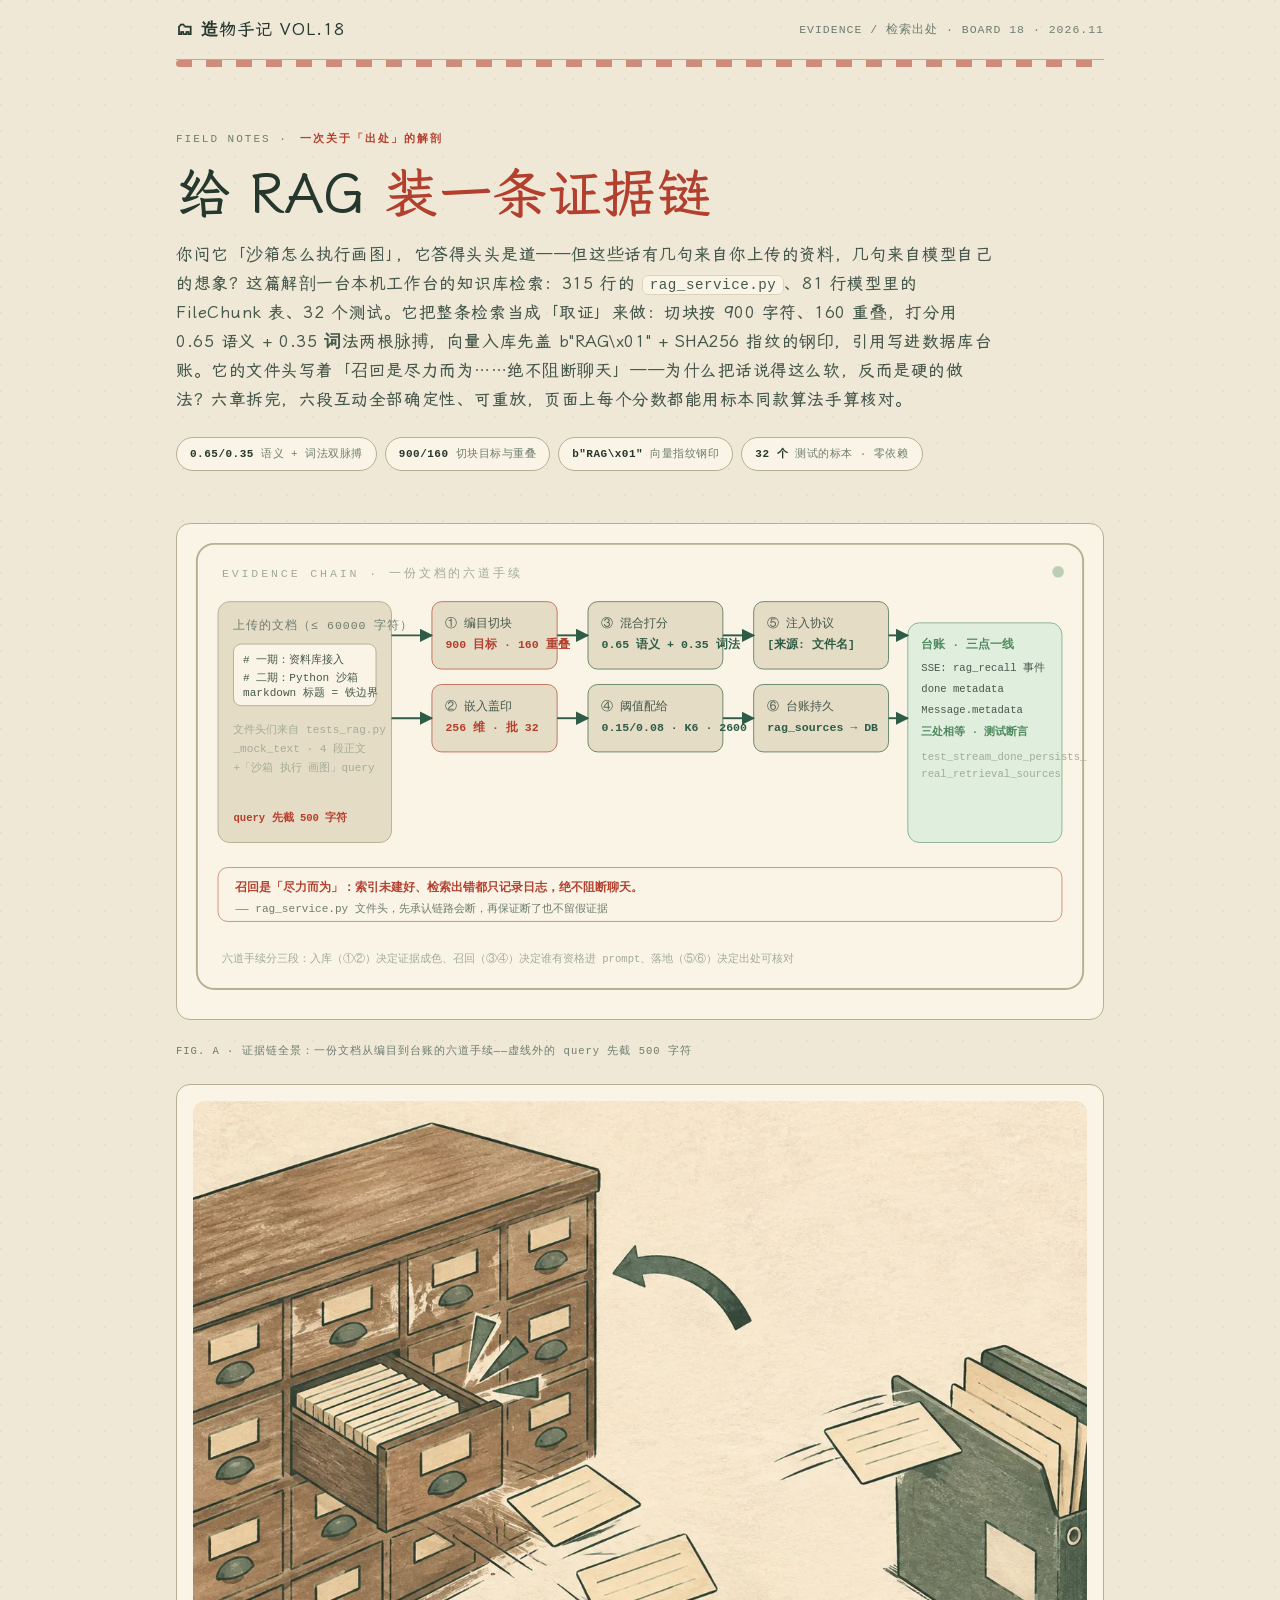
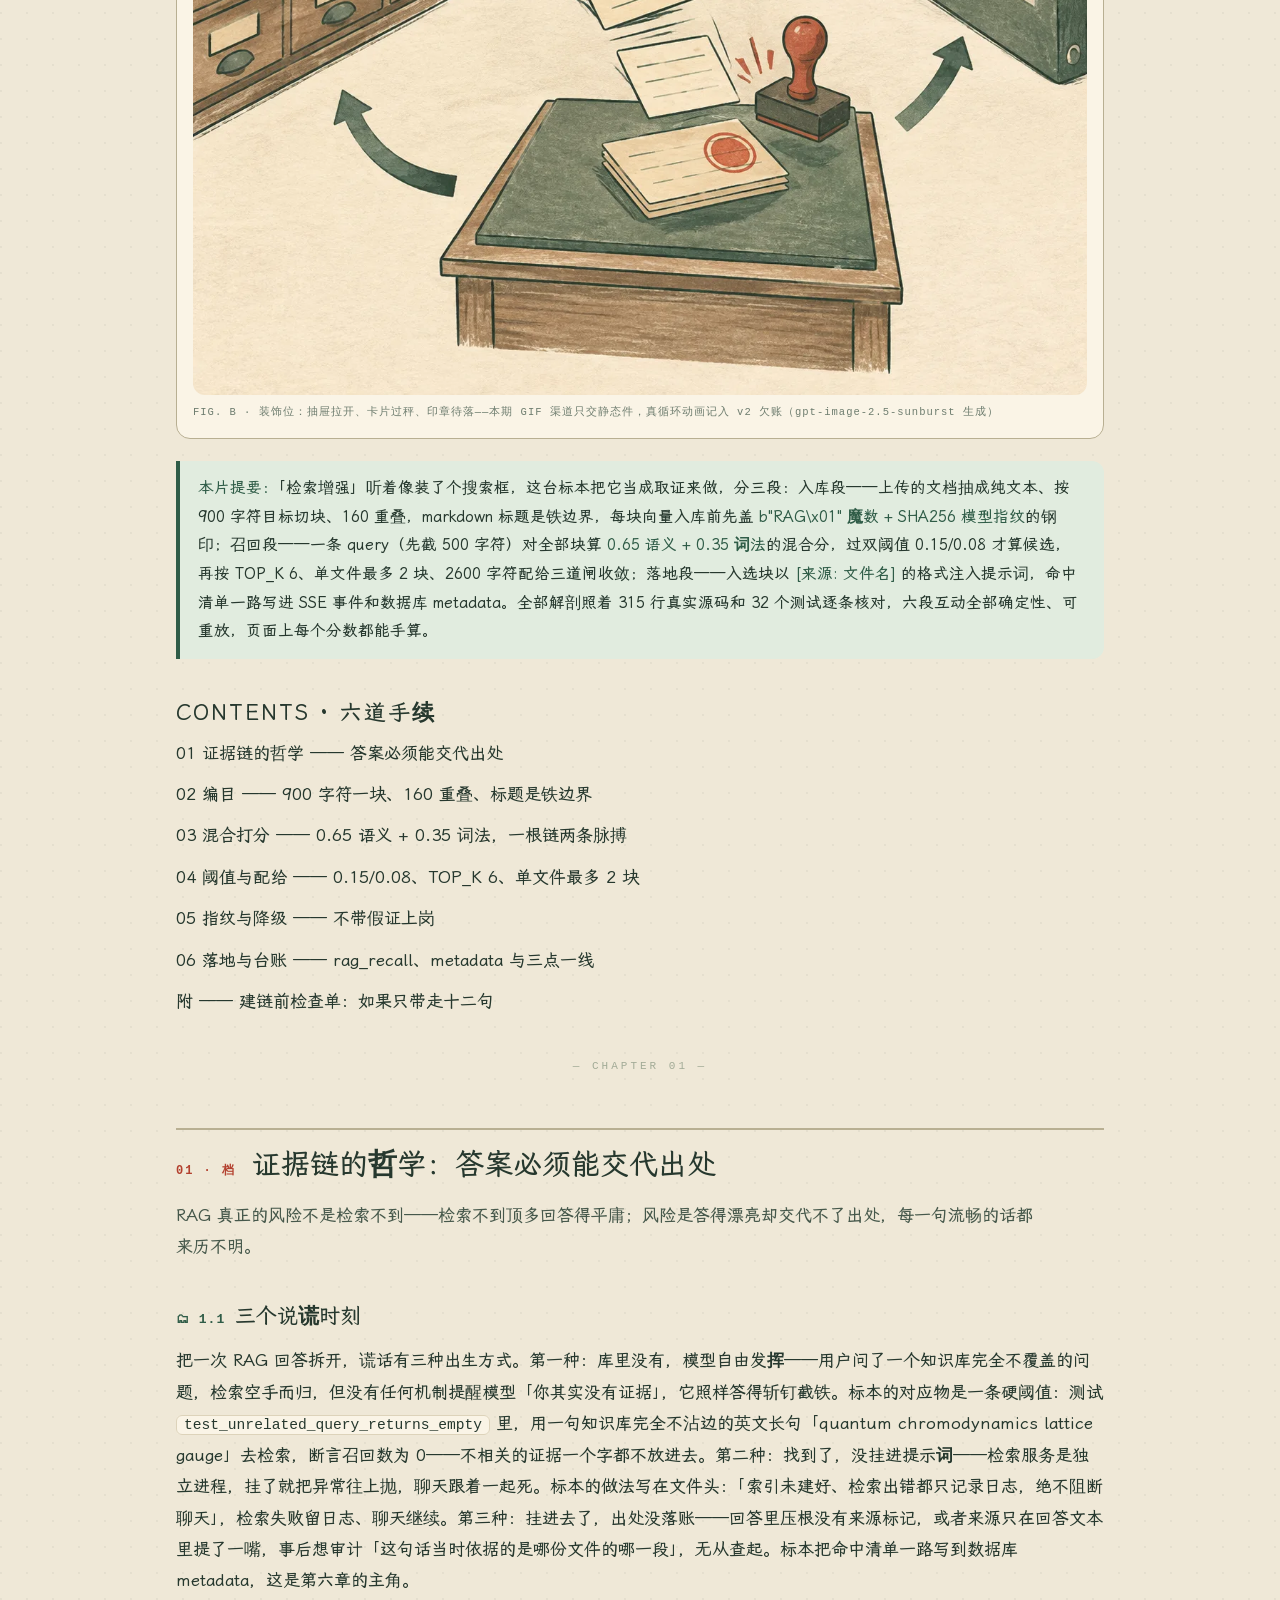
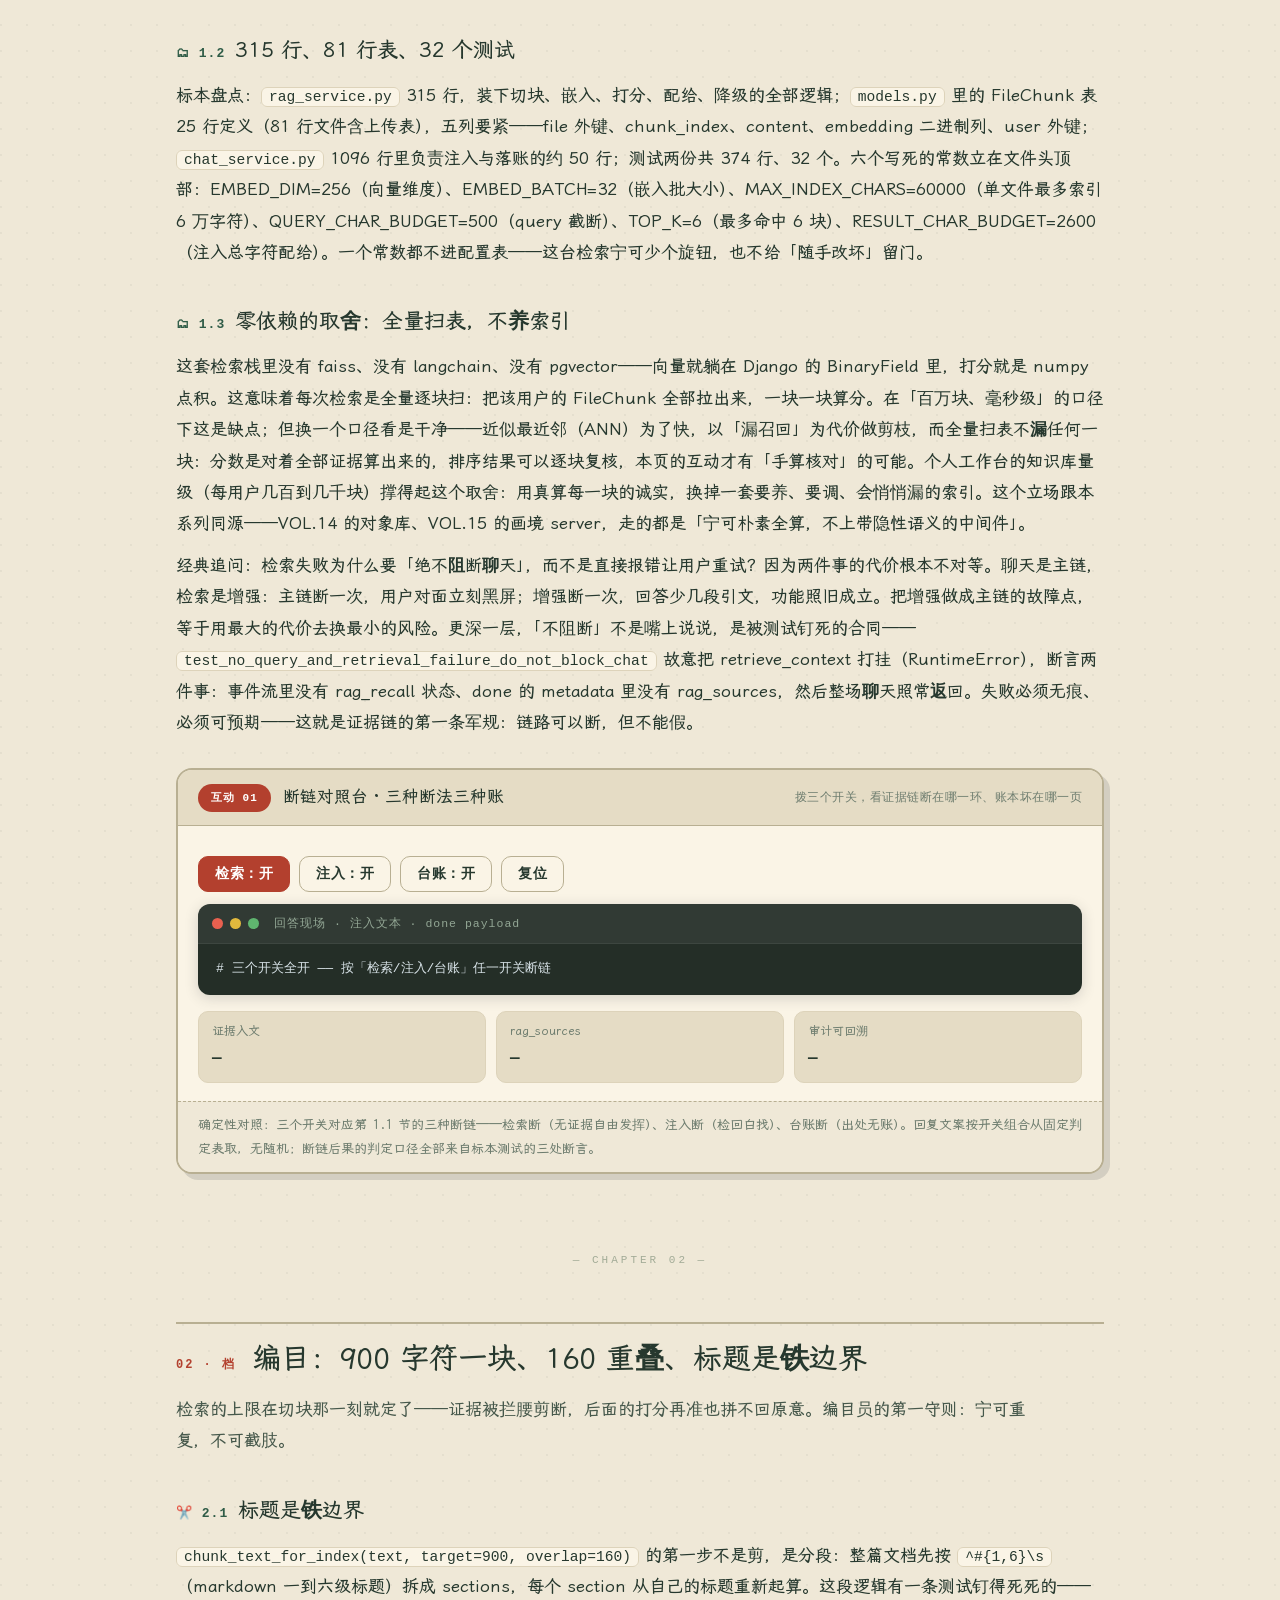
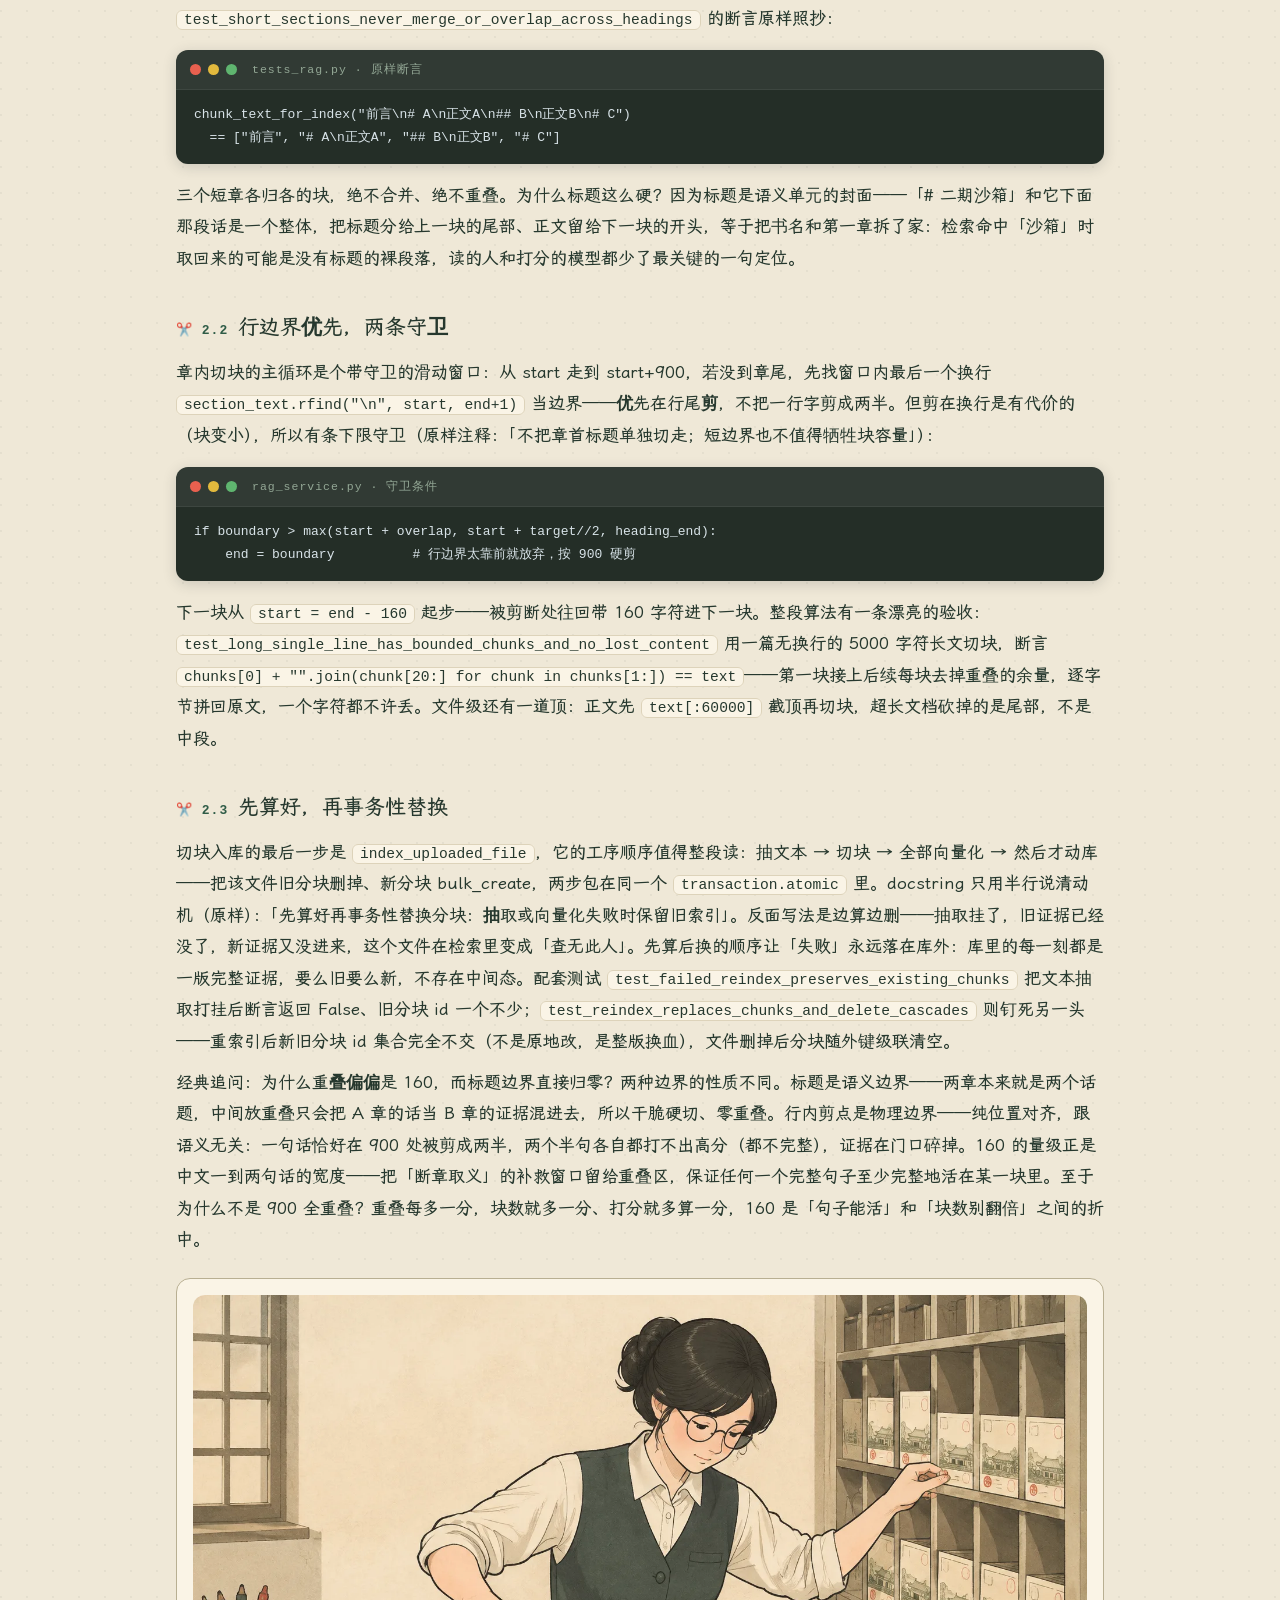
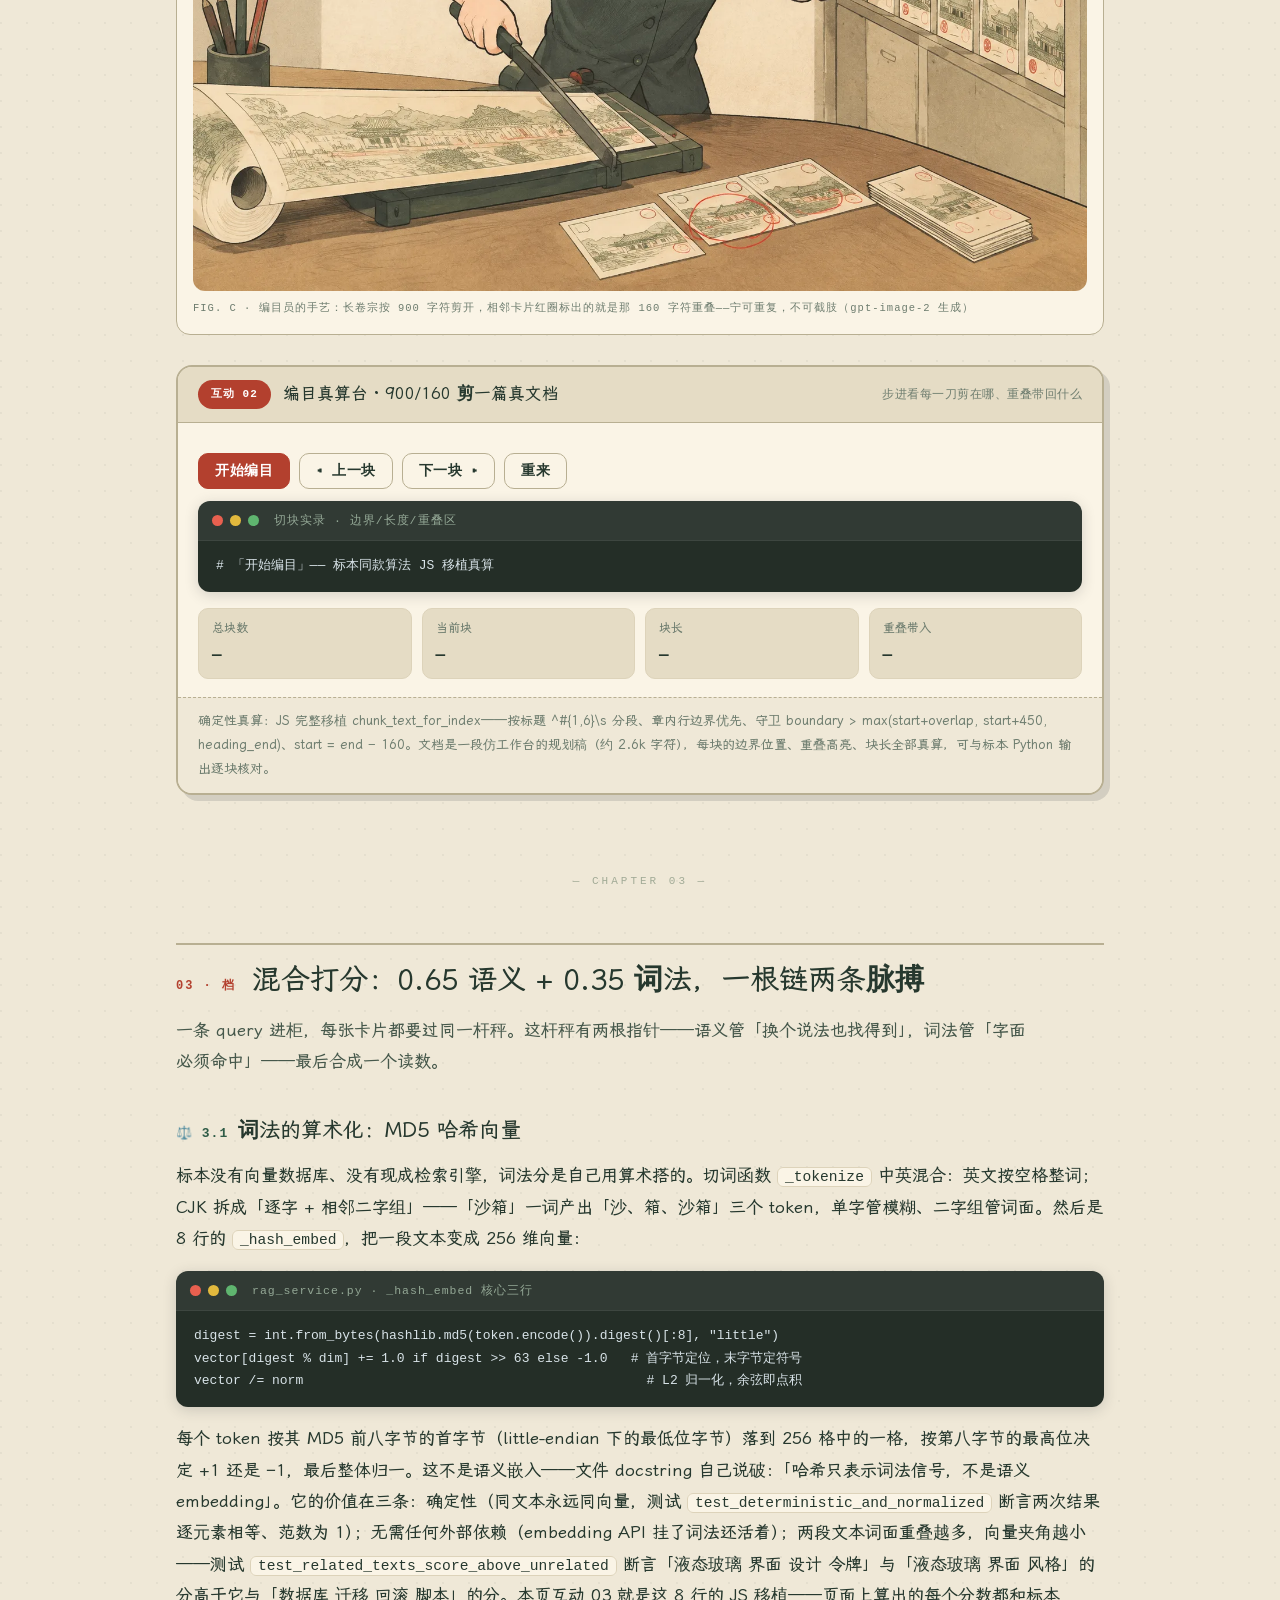
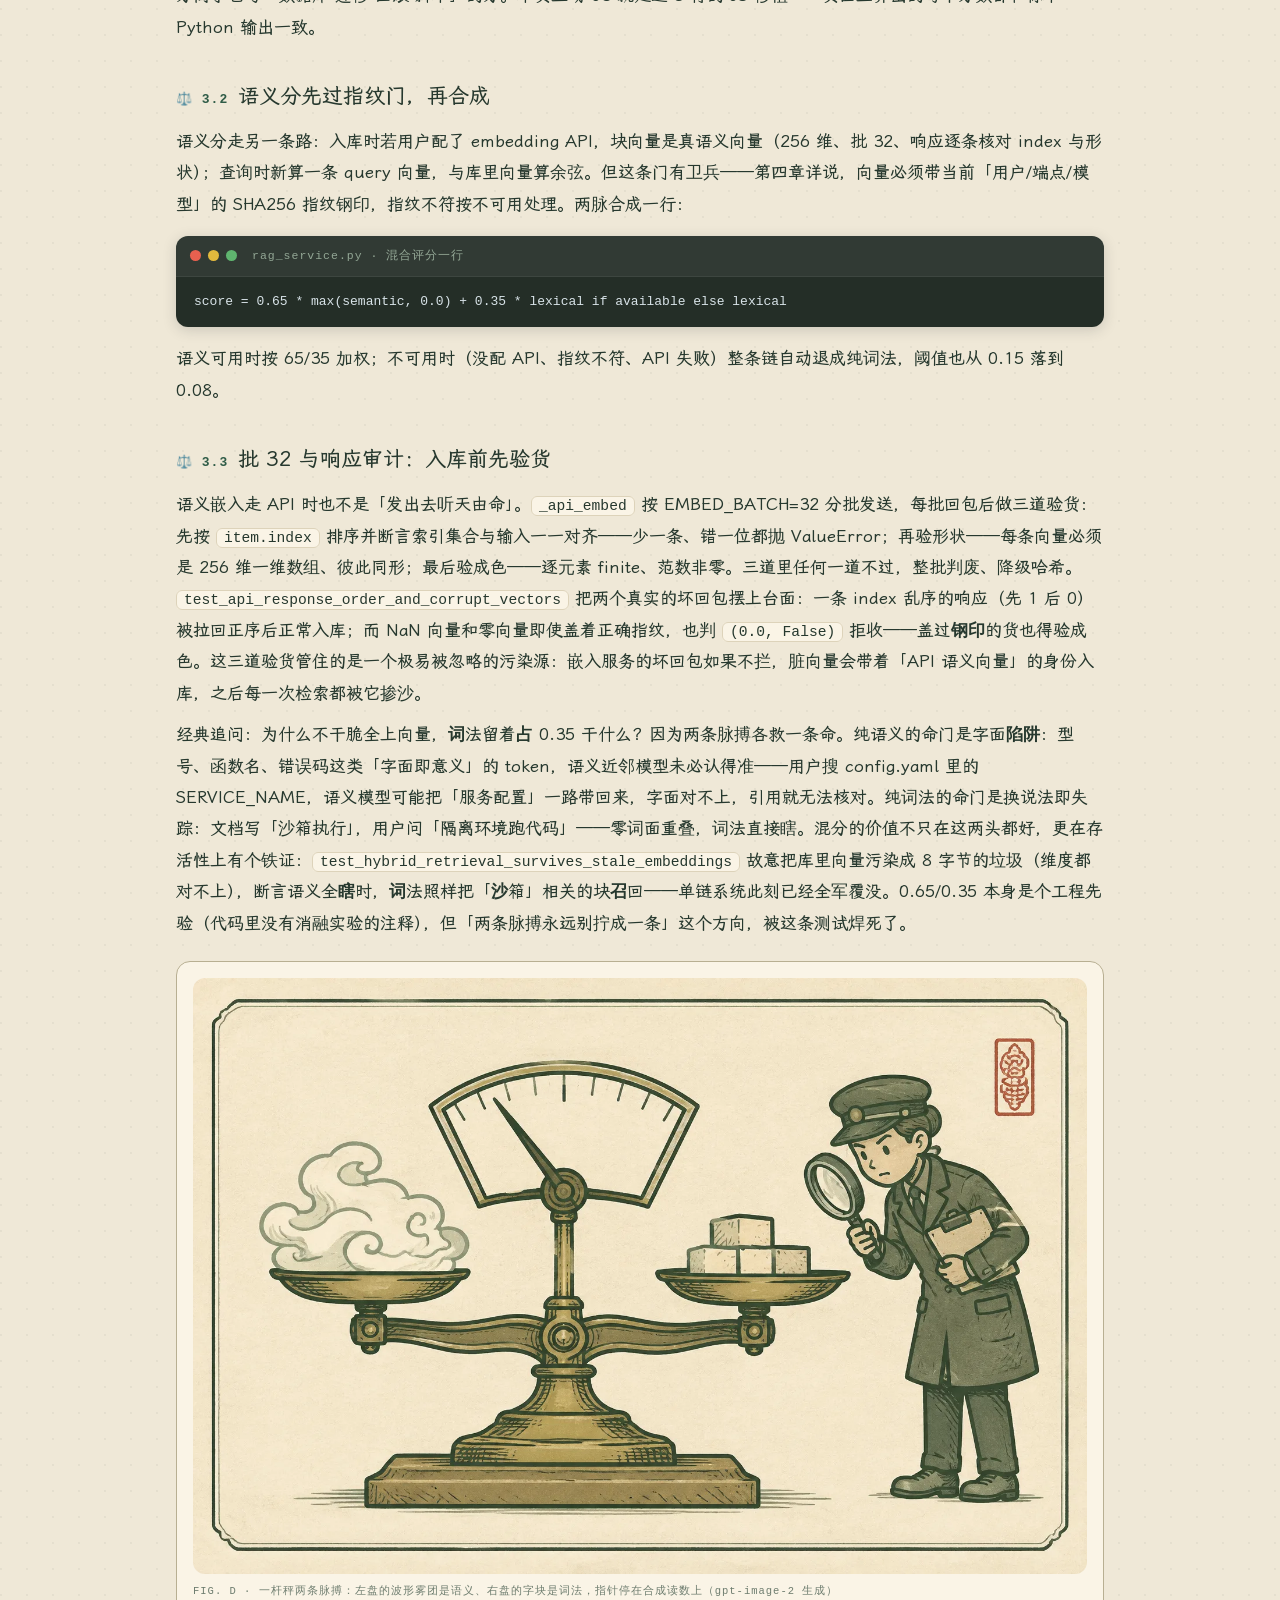
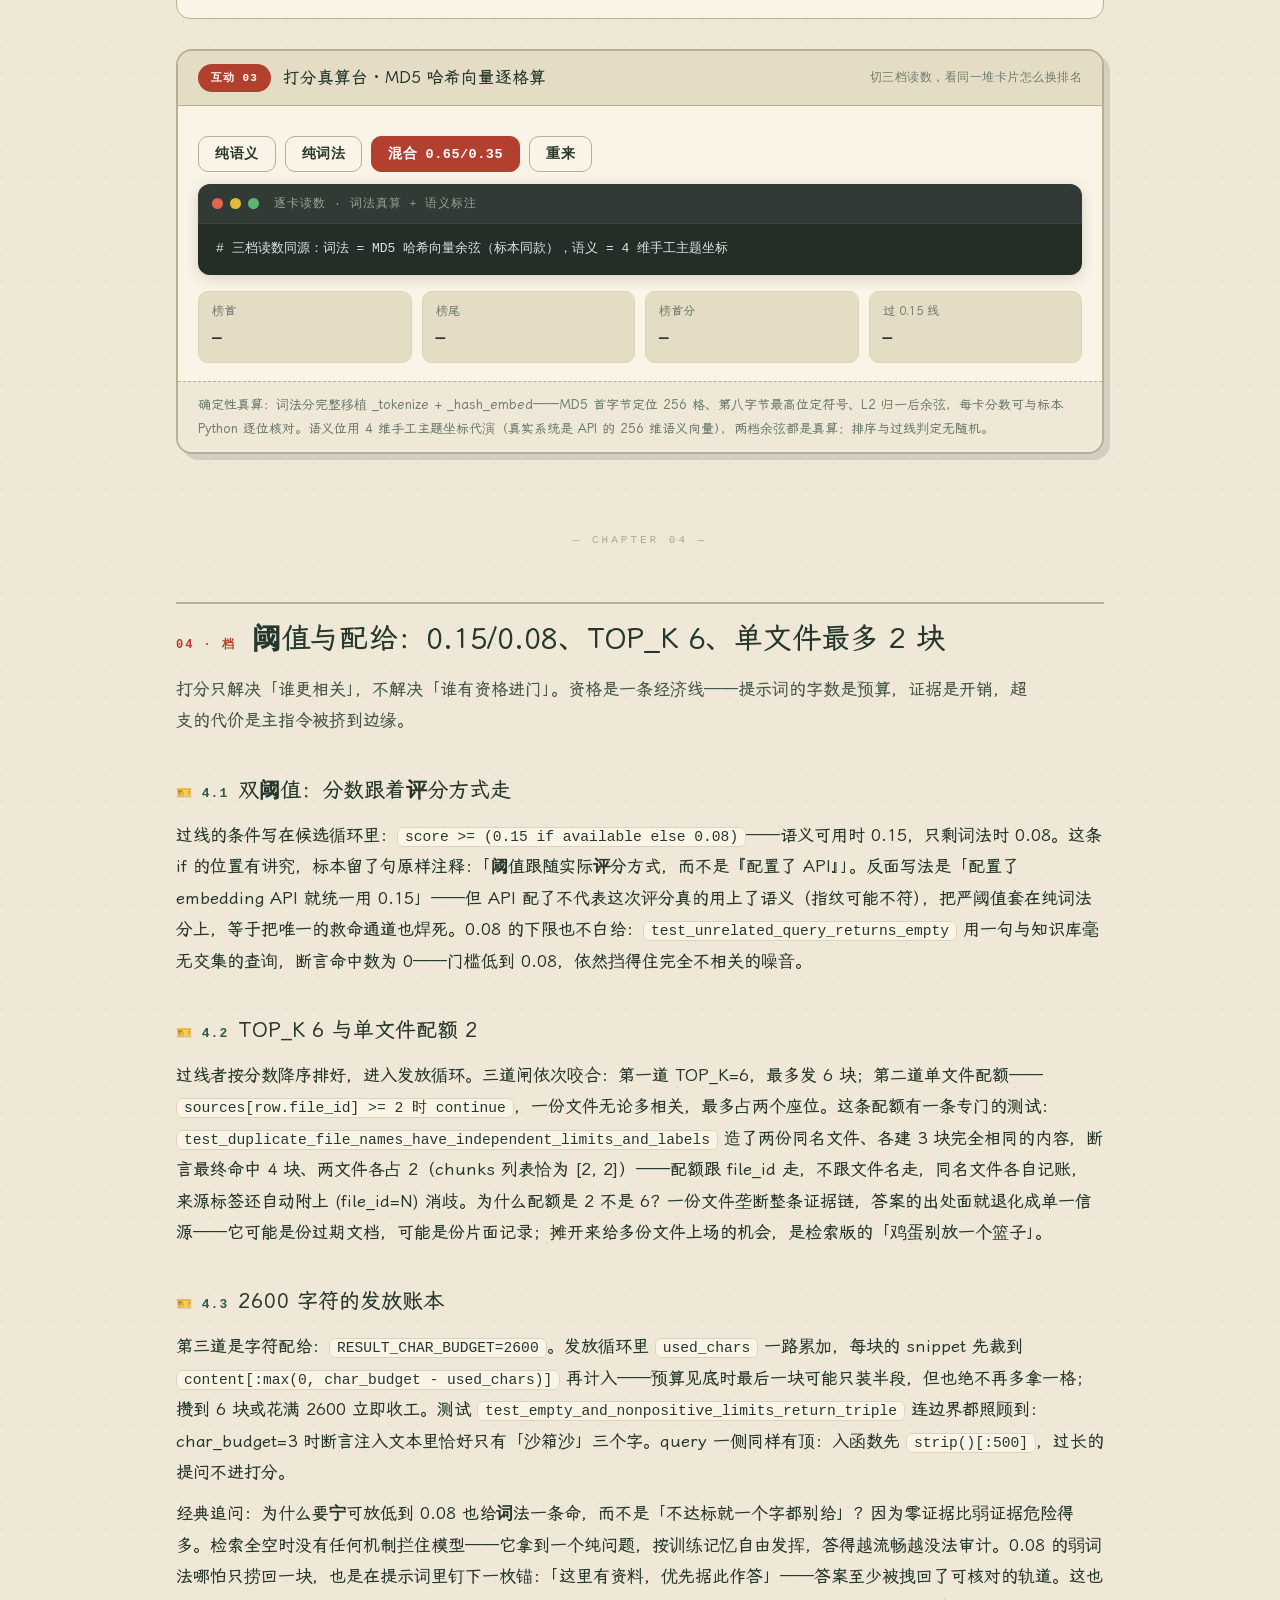
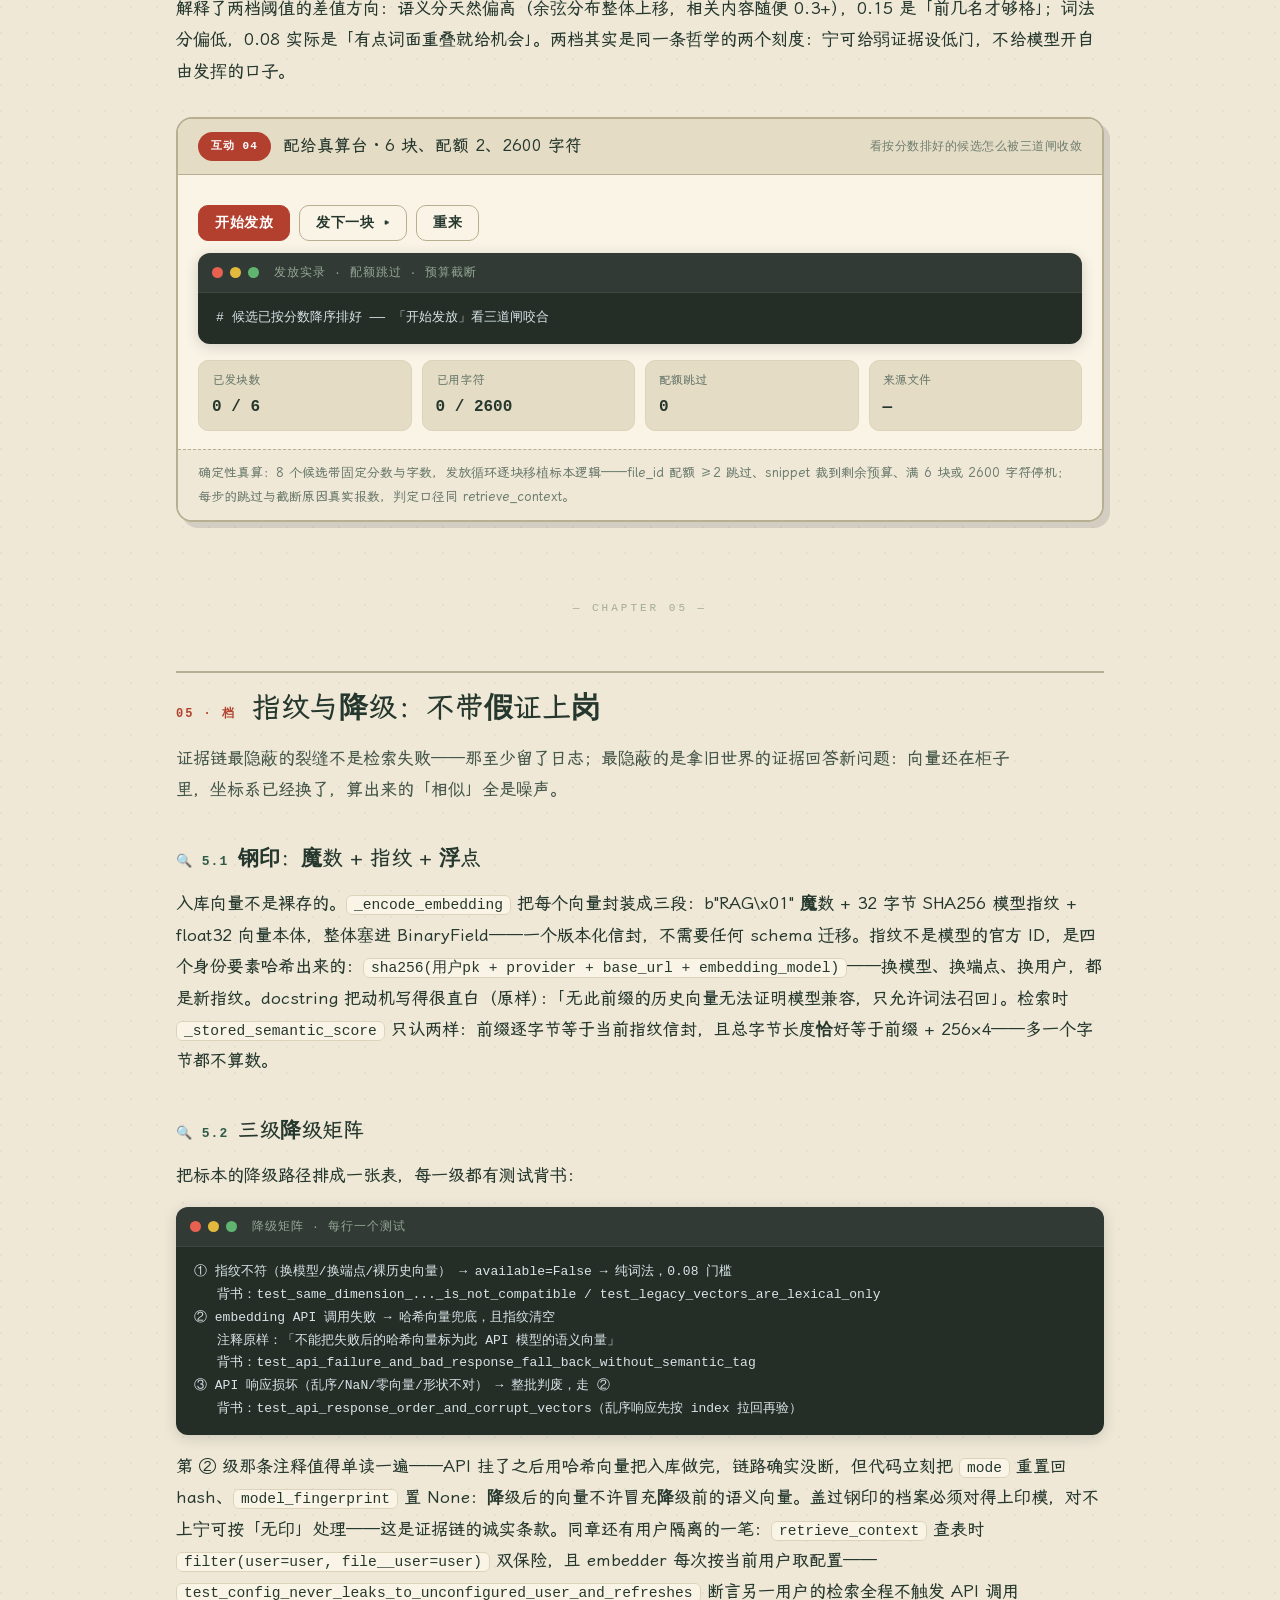
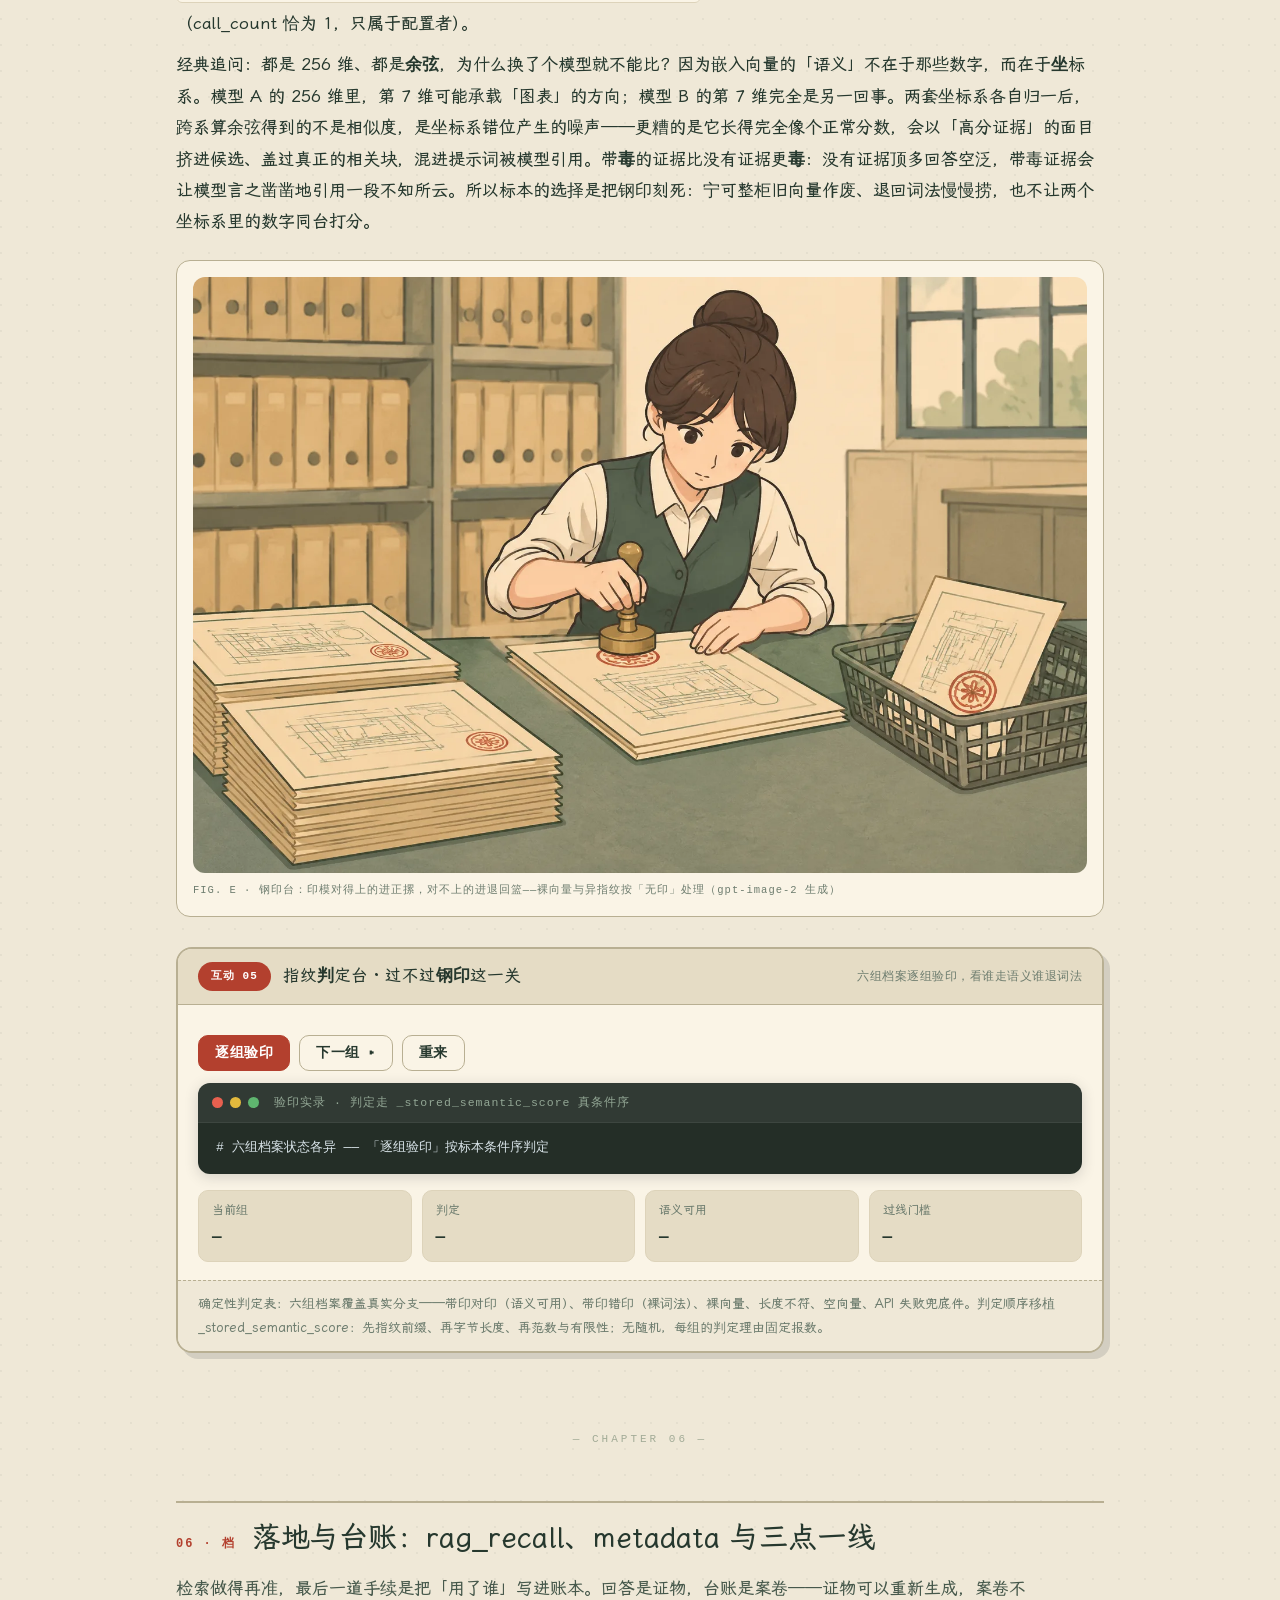
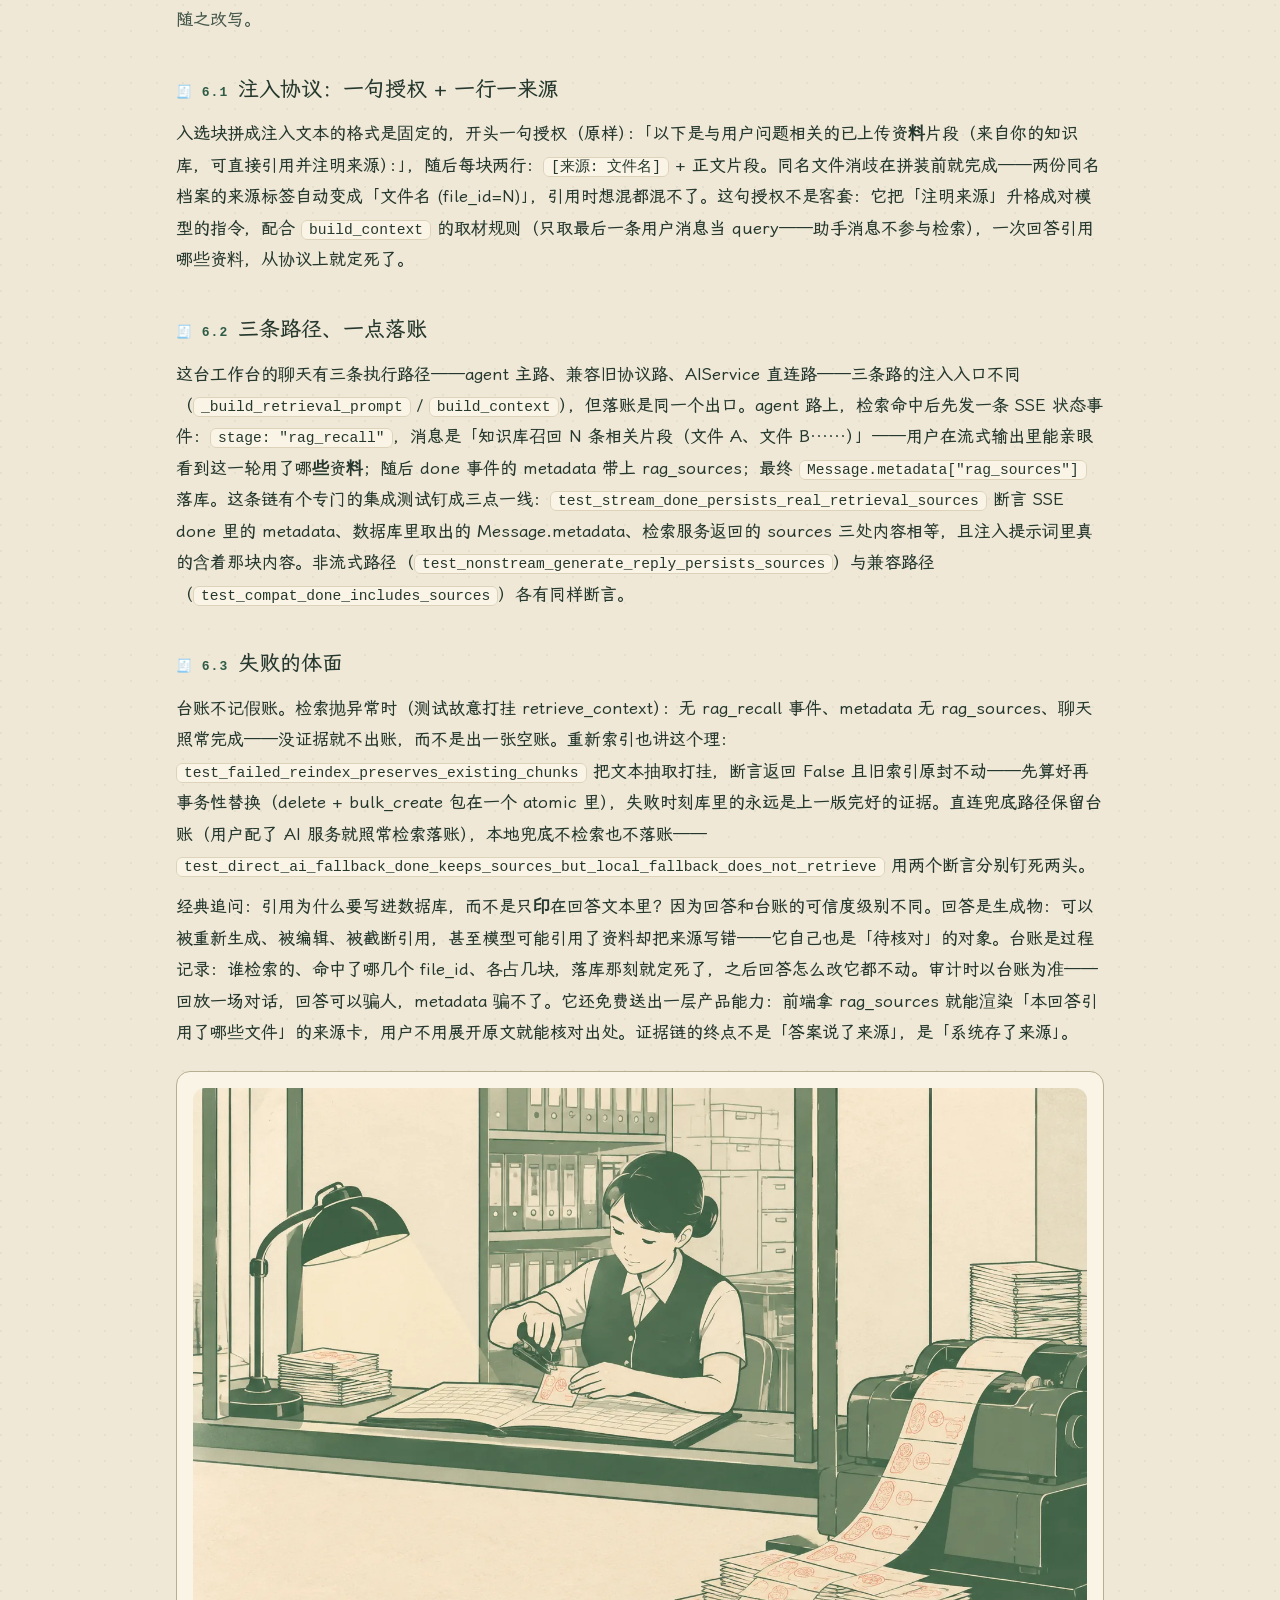
<file: index.html>
<!DOCTYPE html>
<html lang="zh-CN">
<head>
<meta charset="UTF-8">
<meta name="viewport" content="width=device-width, initial-scale=1.0">
<title>给 RAG 装一条证据链 · 造物手记 VOL.18</title>
<link rel="icon" href="data:,">
<link rel="stylesheet" href="assets/style.css">
</head>
<body>
<div class="wrap">
<div class="topbar">
  <div class="brand">🗂 造物手记 VOL.18</div>
  <div class="edition">EVIDENCE / 检索出处 · BOARD 18 · 2026.11</div>
</div>
<div class="hazard"></div>
<div class="hero">
  <div class="eyebrow">FIELD NOTES · <b>一次关于「出处」的解剖</b></div>
  <h1>给 RAG <em>装一条证据链</em>
  <span class="sub">你问它「沙箱怎么执行画图」，它答得头头是道——但这些话有几句来自你上传的资料，几句来自模型自己的想象？这篇解剖一台本机工作台的知识库检索：315 行的 <code>rag_service.py</code>、81 行模型里的 FileChunk 表、32 个测试。它把整条检索当成「取证」来做：切块按 900 字符、160 重叠，打分用 <b>0.65 语义 + 0.35 词法</b>两根脉搏，向量入库先盖 <b>b"RAG\x01" + SHA256 指纹</b>的钢印，引用写进数据库台账。它的文件头写着「召回是尽力而为……绝不阻断聊天」——为什么把话说得这么软，反而是硬的做法？六章拆完，六段互动全部确定性、可重放，页面上每个分数都能用标本同款算法手算核对。</span>
  </h1>
  <div class="hero-meta">
    <span class="pill"><b>0.65/0.35</b> 语义 + 词法双脉搏</span>
    <span class="pill"><b>900/160</b> 切块目标与重叠</span>
    <span class="pill"><b>b"RAG\x01"</b> 向量指纹钢印</span>
    <span class="pill"><b>32 个</b> 测试的标本 · 零依赖</span>
  </div>
</div>
<div class="fig">
<svg viewBox="0 0 928 470" width="100%" role="img" aria-label="证据链全景：一份文档从编目到台账的六道手续">
  <defs>
    <marker id="sar" viewBox="0 0 10 10" refX="9" refY="5" markerWidth="7" markerHeight="7" orient="auto"><path d="M0 0L10 5L0 10z" fill="var(--steel)"/></marker>
  </defs>
  <rect x="4" y="4" width="920" height="462" rx="18" fill="var(--card)" stroke="var(--line-strong)" stroke-width="2"/>
  <text x="30" y="38" font-family="Consolas,monospace" font-size="12" letter-spacing="3" fill="var(--faint)">EVIDENCE CHAIN · 一份文档的六道手续</text>
  <circle cx="898" cy="33" r="6" fill="var(--green)"><animate attributeName="opacity" values="1;.25;1" dur="1.6s" repeatCount="indefinite"/></circle>
  <rect x="26" y="64" width="180" height="250" rx="12" fill="var(--paper-deep)" stroke="var(--line-strong)"/>
  <text x="42" y="92" font-family="Consolas,monospace" font-size="12" fill="var(--muted)" letter-spacing="1">上传的文档（≤ 60000 字符）</text>
  <g font-family="Consolas,monospace" font-size="11.5" fill="var(--ink-soft)">
    <rect x="42" y="108" width="148" height="64" rx="8" fill="var(--card)" stroke="var(--line-strong)"/>
    <text x="52" y="128"># 一期：资料库接入</text>
    <text x="52" y="146"># 二期：Python 沙箱</text>
    <text x="52" y="162">markdown 标题 = 铁边界</text>
    <text x="42" y="200" fill="var(--faint)">文件头们来自 tests_rag.py</text>
    <text x="42" y="220" fill="var(--faint)">_mock_text · 4 段正文</text>
    <text x="42" y="240" fill="var(--faint)">+「沙箱 执行 画图」query</text>
  </g>
  <text x="42" y="292" font-family="Consolas,monospace" font-size="11" fill="var(--orange)" font-weight="700">query 先截 500 字符</text>
  <g font-family="Consolas,monospace" font-size="12">
    <g><rect x="248" y="64" width="130" height="70" rx="10" fill="var(--paper-deep)" stroke="var(--orange)" stroke-opacity=".7"/><text x="262" y="90" fill="var(--ink-soft)">① 编目切块</text><text x="262" y="112" fill="var(--orange)" font-weight="700">900 目标 · 160 重叠</text><path d="M206 99 H248" stroke="var(--steel)" stroke-width="2" marker-end="url(#sar)"/></g>
    <g><rect x="248" y="150" width="130" height="70" rx="10" fill="var(--paper-deep)" stroke="var(--orange)" stroke-opacity=".7"/><text x="262" y="176" fill="var(--ink-soft)">② 嵌入盖印</text><text x="262" y="198" fill="var(--orange)" font-weight="700">256 维 · 批 32</text><path d="M206 185 H248" stroke="var(--steel)" stroke-width="2" marker-end="url(#sar)"/></g>
    <g><rect x="410" y="64" width="140" height="70" rx="10" fill="var(--paper-deep)" stroke="var(--steel)" stroke-opacity=".7"/><text x="424" y="90" fill="var(--ink-soft)">③ 混合打分</text><text x="424" y="112" fill="var(--steel)" font-weight="700">0.65 语义 + 0.35 词法</text><path d="M378 99 H410" stroke="var(--steel)" stroke-width="2" marker-end="url(#sar)"/></g>
    <g><rect x="410" y="150" width="140" height="70" rx="10" fill="var(--paper-deep)" stroke="var(--steel)" stroke-opacity=".7"/><text x="424" y="176" fill="var(--ink-soft)">④ 阈值配给</text><text x="424" y="198" fill="var(--steel)" font-weight="700">0.15/0.08 · K6 · 2600</text><path d="M378 185 H410" stroke="var(--steel)" stroke-width="2" marker-end="url(#sar)"/></g>
    <g><rect x="582" y="64" width="140" height="70" rx="10" fill="var(--paper-deep)" stroke="var(--steel)" stroke-opacity=".7"/><text x="596" y="90" fill="var(--ink-soft)">⑤ 注入协议</text><text x="596" y="112" fill="var(--steel)" font-weight="700">[来源: 文件名]</text><path d="M550 99 H582" stroke="var(--steel)" stroke-width="2" marker-end="url(#sar)"/></g>
    <g><rect x="582" y="150" width="140" height="70" rx="10" fill="var(--paper-deep)" stroke="var(--steel)" stroke-opacity=".7"/><text x="596" y="176" fill="var(--ink-soft)">⑥ 台账持久</text><text x="596" y="198" fill="var(--steel)" font-weight="700">rag_sources → DB</text><path d="M550 185 H582" stroke="var(--steel)" stroke-width="2" marker-end="url(#sar)"/></g>
  </g>
  <rect x="742" y="86" width="160" height="228" rx="12" fill="var(--green-soft)" stroke="var(--green)" stroke-opacity=".6"/>
  <text x="756" y="112" font-family="Consolas,monospace" font-size="12" fill="var(--green)" font-weight="700">台账 · 三点一线</text>
  <g font-family="Consolas,monospace" font-size="11" fill="var(--ink-soft)">
    <text x="756" y="136">SSE: rag_recall 事件</text>
    <text x="756" y="158">done metadata</text>
    <text x="756" y="180">Message.metadata</text>
    <text x="756" y="202" fill="var(--green)" font-weight="700">三处相等 · 测试断言</text>
    <text x="756" y="228" fill="var(--faint)">test_stream_done_persists_</text>
    <text x="756" y="246" fill="var(--faint)">real_retrieval_sources</text>
  </g>
  <path d="M722 99 H742" stroke="var(--steel)" stroke-width="2" marker-end="url(#sar)"/>
  <path d="M722 185 H742" stroke="var(--steel)" stroke-width="2" marker-end="url(#sar)"/>
  <rect x="26" y="340" width="876" height="56" rx="10" fill="var(--card)" stroke="var(--orange)" stroke-opacity=".55"/>
  <text x="44" y="364" font-family="Consolas,monospace" font-size="12" fill="var(--orange)" font-weight="700">召回是「尽力而为」：索引未建好、检索出错都只记录日志，绝不阻断聊天。</text>
  <text x="44" y="386" font-family="Consolas,monospace" font-size="11.5" fill="var(--muted)">—— rag_service.py 文件头，先承认链路会断，再保证断了也不留假证据</text>
  <text x="30" y="438" font-family="Consolas,monospace" font-size="11" fill="var(--faint)">六道手续分三段：入库（①②）决定证据成色、召回（③④）决定谁有资格进 prompt、落地（⑤⑥）决定出处可核对</text>
</svg>
</div>
<div class="fig-cap">FIG. A · 证据链全景：一份文档从编目到台账的六道手续——虚线外的 query 先截 500 字符</div>
<div class="fig">
<img src="assets/hero-still.webp" alt="卡片柜检索、卡片飞向打分台、盖章入夹" loading="lazy" style="width:100%;border-radius:12px;display:block">
<div class="fig-cap">FIG. B · 装饰位：抽屉拉开、卡片过秤、印章待落——本期 GIF 渠道只交静态件，真循环动画记入 v2 欠账（gpt-image-2.5-sunburst 生成）</div>
</div>
<div class="note"><b>本片提要：</b>「检索增强」听着像装了个搜索框，这台标本把它当成取证来做，分三段：入库段——上传的文档抽成纯文本、按 900 字符目标切块、160 重叠，markdown 标题是铁边界，每块向量入库前先盖 <b>b"RAG\x01" 魔数 + SHA256 模型指纹</b>的钢印；召回段——一条 query（先截 500 字符）对全部块算 <b>0.65 语义 + 0.35 词法</b>的混合分，过双阈值 0.15/0.08 才算候选，再按 TOP_K 6、单文件最多 2 块、2600 字符配给三道闸收敛；落地段——入选块以 <b>[来源: 文件名]</b> 的格式注入提示词，命中清单一路写进 SSE 事件和数据库 metadata。全部解剖照着 315 行真实源码和 32 个测试逐条核对，六段互动全部确定性、可重放，页面上每个分数都能手算。</div>
<h2 style="font-size:22px;letter-spacing:2px;margin:40px 0 4px">CONTENTS · 六道手续</h2>
<div class="pack" style="display:block">
  <p>01 证据链的哲学 —— 答案必须能交代出处</p>
  <p>02 编目 —— 900 字符一块、160 重叠、标题是铁边界</p>
  <p>03 混合打分 —— 0.65 语义 + 0.35 词法，一根链两条脉搏</p>
  <p>04 阈值与配给 —— 0.15/0.08、TOP_K 6、单文件最多 2 块</p>
  <p>05 指纹与降级 —— 不带假证上岗</p>
  <p>06 落地与台账 —— rag_recall、metadata 与三点一线</p>
  <p>附 —— 建链前检查单：如果只带走十二句</p>
</div>
<div class="meridian">— CHAPTER 01 —</div>
<div class="chapter" id="ch1">
<div class="ch-head"><span class="ch-no">01 · 档</span><h2>证据链的哲学：答案必须能交代出处</h2></div>
<p class="ch-lead">RAG 真正的风险不是检索不到——检索不到顶多回答得平庸；风险是答得漂亮却交代不了出处，每一句流畅的话都来历不明。</p>
<h3><span class="h3n">🗂 1.1</span>三个说谎时刻</h3>
<p>把一次 RAG 回答拆开，谎话有三种出生方式。<b>第一种：库里没有，模型自由发挥</b>——用户问了一个知识库完全不覆盖的问题，检索空手而归，但没有任何机制提醒模型「你其实没有证据」，它照样答得斩钉截铁。标本的对应物是一条硬阈值：测试 <code>test_unrelated_query_returns_empty</code> 里，用一句知识库完全不沾边的英文长句「quantum chromodynamics lattice gauge」去检索，断言召回数为 0——不相关的证据一个字都不放进去。<b>第二种：找到了，没挂进提示词</b>——检索服务是独立进程，挂了就把异常往上抛，聊天跟着一起死。标本的做法写在文件头：「索引未建好、检索出错都只记录日志，绝不阻断聊天」，检索失败留日志、聊天继续。<b>第三种：挂进去了，出处没落账</b>——回答里压根没有来源标记，或者来源只在回答文本里提了一嘴，事后想审计「这句话当时依据的是哪份文件的哪一段」，无从查起。标本把命中清单一路写到数据库 metadata，这是第六章的主角。</p>
<h3><span class="h3n">🗂 1.2</span>315 行、81 行表、32 个测试</h3>
<p>标本盘点：<code>rag_service.py</code> <b>315 行</b>，装下切块、嵌入、打分、配给、降级的全部逻辑；<code>models.py</code> 里的 FileChunk 表 <b>25 行</b>定义（81 行文件含上传表），五列要紧——file 外键、chunk_index、content、embedding 二进制列、user 外键；<code>chat_service.py</code> 1096 行里负责注入与落账的约 50 行；测试两份共 <b>374 行、32 个</b>。<b>六个写死的常数</b>立在文件头顶部：EMBED_DIM=256（向量维度）、EMBED_BATCH=32（嵌入批大小）、MAX_INDEX_CHARS=60000（单文件最多索引 6 万字符）、QUERY_CHAR_BUDGET=500（query 截断）、TOP_K=6（最多命中 6 块）、RESULT_CHAR_BUDGET=2600（注入总字符配给）。一个常数都不进配置表——这台检索宁可少个旋钮，也不给「随手改坏」留门。</p>
<h3><span class="h3n">🗂 1.3</span>零依赖的取舍：全量扫表，不养索引</h3>
<p>这套检索栈里没有 faiss、没有 langchain、没有 pgvector——向量就躺在 Django 的 BinaryField 里，打分就是 numpy 点积。这意味着每次检索是<b>全量逐块扫</b>：把该用户的 FileChunk 全部拉出来，一块一块算分。在「百万块、毫秒级」的口径下这是缺点；但换一个口径看是干净——近似最近邻（ANN）为了快，以「漏召回」为代价做剪枝，而全量扫表<b>不漏任何一块</b>：分数是对着全部证据算出来的，排序结果可以逐块复核，本页的互动才有「手算核对」的可能。个人工作台的知识库量级（每用户几百到几千块）撑得起这个取舍：用真算每一块的诚实，换掉一套要养、要调、会悄悄漏的索引。这个立场跟本系列同源——VOL.14 的对象库、VOL.15 的画境 server，走的都是「宁可朴素全算，不上带隐性语义的中间件」。</p>
<p><b>经典追问：检索失败为什么要「绝不阻断聊天」，而不是直接报错让用户重试？</b>因为两件事的代价根本不对等。聊天是主链，检索是增强：主链断一次，用户对面立刻黑屏；增强断一次，回答少几段引文，功能照旧成立。把增强做成主链的故障点，等于用最大的代价去换最小的风险。更深一层，「不阻断」不是嘴上说说，是被测试钉死的合同——<code>test_no_query_and_retrieval_failure_do_not_block_chat</code> 故意把 retrieve_context 打挂（RuntimeError），断言两件事：事件流里没有 rag_recall 状态、done 的 metadata 里没有 rag_sources，然后<b>整场聊天照常返回</b>。失败必须无痕、必须可预期——这就是证据链的第一条军规：链路可以断，但不能假。</p>
<div class="demo" id="d1">
  <div class="demo-head">
    <span class="demo-tag">互动 01</span>
    <span class="demo-title">断链对照台 · 三种断法三种账</span>
    <span class="demo-hint">拨三个开关，看证据链断在哪一环、账本坏在哪一页</span>
  </div>
  <div class="demo-body">
    <div class="btn-row">
      <button class="btn primary" onclick="d1.toggle('retrieve')">检索：开</button>
      <button class="btn" onclick="d1.toggle('inject')">注入：开</button>
      <button class="btn" onclick="d1.toggle('ledger')">台账：开</button>
      <button class="btn ghost" onclick="d1.reset()">复位</button>
    </div>
    <div class="term" style="margin-top:12px">
      <div class="term-head"><span class="d d1"></span><span class="d d2"></span><span class="d d3"></span><span class="tt">回答现场 · 注入文本 · done payload</span></div>
      <pre id="d1-term"># 三个开关全开 —— 按「检索/注入/台账」任一开关断链</pre>
    </div>
    <div class="readout">
      <div class="rd">证据入文 <b id="d1-grounded">—</b></div>
      <div class="rd">rag_sources <b id="d1-sources">—</b></div>
      <div class="rd">审计可回溯 <b id="d1-audit">—</b></div>
    </div>
  </div>
  <div class="demo-foot">确定性对照：三个开关对应第 1.1 节的三种断链——检索断（无证据自由发挥）、注入断（检回白找）、台账断（出处无账）。回复文案按开关组合从固定判定表取，无随机；断链后果的判定口径全部来自标本测试的三处断言。</div>
</div>
</div>
<div class="meridian">— CHAPTER 02 —</div>
<div class="chapter" id="ch2">
<div class="ch-head"><span class="ch-no">02 · 档</span><h2>编目：900 字符一块、160 重叠、标题是铁边界</h2></div>
<p class="ch-lead">检索的上限在切块那一刻就定了——证据被拦腰剪断，后面的打分再准也拼不回原意。编目员的第一守则：宁可重复，不可截肢。</p>
<h3><span class="h3n">✂️ 2.1</span>标题是铁边界</h3>
<p><code>chunk_text_for_index(text, target=900, overlap=160)</code> 的第一步不是剪，是分段：整篇文档先按 <code>^#{1,6}\s</code>（markdown 一到六级标题）拆成 sections，每个 section 从自己的标题重新起算。这段逻辑有一条测试钉得死死的——<code>test_short_sections_never_merge_or_overlap_across_headings</code> 的断言原样照抄：</p>
<div class="term"><div class="term-head"><span class="d d1"></span><span class="d d2"></span><span class="d d3"></span><span class="tt">tests_rag.py · 原样断言</span></div><pre>chunk_text_for_index("前言\n# A\n正文A\n## B\n正文B\n# C")
  == ["前言", "# A\n正文A", "## B\n正文B", "# C"]</pre></div>
<p>三个短章各归各的块，绝不合并、绝不重叠。为什么标题这么硬？因为标题是语义单元的封面——「# 二期沙箱」和它下面那段话是一个整体，把标题分给上一块的尾部、正文留给下一块的开头，等于把书名和第一章拆了家：检索命中「沙箱」时取回来的可能是没有标题的裸段落，读的人和打分的模型都少了最关键的一句定位。</p>
<h3><span class="h3n">✂️ 2.2</span>行边界优先，两条守卫</h3>
<p>章内切块的主循环是个带守卫的滑动窗口：从 start 走到 start+900，若没到章尾，先找窗口内最后一个换行 <code>section_text.rfind("\n", start, end+1)</code> 当边界——<b>优先在行尾剪</b>，不把一行字剪成两半。但剪在换行是有代价的（块变小），所以有条下限守卫（原样注释：「不把章首标题单独切走；短边界也不值得牺牲块容量」）：</p>
<div class="term"><div class="term-head"><span class="d d1"></span><span class="d d2"></span><span class="d d3"></span><span class="tt">rag_service.py · 守卫条件</span></div><pre>if boundary &gt; max(start + overlap, start + target//2, heading_end):
    end = boundary          # 行边界太靠前就放弃，按 900 硬剪</pre></div>
<p>下一块从 <code>start = end - 160</code> 起步——被剪断处往回带 160 字符进下一块。整段算法有一条漂亮的验收：<code>test_long_single_line_has_bounded_chunks_and_no_lost_content</code> 用一篇无换行的 5000 字符长文切块，断言 <code>chunks[0] + "".join(chunk[20:] for chunk in chunks[1:]) == text</code>——第一块接上后续每块去掉重叠的余量，逐字节拼回原文，<b>一个字符都不许丢</b>。文件级还有一道顶：正文先 <code>text[:60000]</code> 截顶再切块，超长文档砍掉的是尾部，不是中段。</p>
<h3><span class="h3n">✂️ 2.3</span>先算好，再事务性替换</h3>
<p>切块入库的最后一步是 <code>index_uploaded_file</code>，它的工序顺序值得整段读：抽文本 → 切块 → 全部向量化 → <b>然后才动库</b>——把该文件旧分块删掉、新分块 bulk_create，两步包在同一个 <code>transaction.atomic</code> 里。docstring 只用半行说清动机（原样）：「<b>先算好再事务性替换分块：抽取或向量化失败时保留旧索引</b>」。反面写法是边算边删——抽取挂了，旧证据已经没了，新证据又没进来，这个文件在检索里变成「查无此人」。先算后换的顺序让「失败」永远落在库外：库里的每一刻都是一版完整证据，要么旧要么新，<b>不存在中间态</b>。配套测试 <code>test_failed_reindex_preserves_existing_chunks</code> 把文本抽取打挂后断言返回 False、旧分块 id 一个不少；<code>test_reindex_replaces_chunks_and_delete_cascades</code> 则钉死另一头——重索引后新旧分块 id 集合<b>完全不交</b>（不是原地改，是整版换血），文件删掉后分块随外键级联清空。</p>
<p><b>经典追问：为什么重叠偏偏是 160，而标题边界直接归零？</b>两种边界的性质不同。标题是<b>语义</b>边界——两章本来就是两个话题，中间放重叠只会把 A 章的话当 B 章的证据混进去，所以干脆硬切、零重叠。行内剪点是<b>物理</b>边界——纯位置对齐，跟语义无关：一句话恰好在 900 处被剪成两半，两个半句各自都打不出高分（都不完整），证据在门口碎掉。160 的量级正是中文一到两句话的宽度——把「断章取义」的补救窗口留给重叠区，保证任何一个完整句子至少完整地活在某一块里。至于为什么不是 900 全重叠？重叠每多一分，块数就多一分、打分就多算一分，160 是「句子能活」和「块数别翻倍」之间的折中。</p>
<div class="fig"><img src="assets/ch2-cataloger.webp" alt="编目员按等长剪开纸卷宗" loading="lazy" style="width:100%;border-radius:12px;display:block">
<div class="fig-cap">FIG. C · 编目员的手艺：长卷宗按 900 字符剪开，相邻卡片红圈标出的就是那 160 字符重叠——宁可重复，不可截肢（gpt-image-2 生成）</div>
</div>
<div class="demo" id="d2">
  <div class="demo-head">
    <span class="demo-tag">互动 02</span>
    <span class="demo-title">编目真算台 · 900/160 剪一篇真文档</span>
    <span class="demo-hint">步进看每一刀剪在哪、重叠带回什么</span>
  </div>
  <div class="demo-body">
    <div class="btn-row">
      <button class="btn primary" onclick="d2.cut()">开始编目</button>
      <button class="btn" onclick="d2.step(-1)">◂ 上一块</button>
      <button class="btn" onclick="d2.step(1)">下一块 ▸</button>
      <button class="btn ghost" onclick="d2.reset()">重来</button>
    </div>
    <div class="term" style="margin-top:12px">
      <div class="term-head"><span class="d d1"></span><span class="d d2"></span><span class="d d3"></span><span class="tt">切块实录 · 边界/长度/重叠区</span></div>
      <pre id="d2-term"># 「开始编目」—— 标本同款算法 JS 移植真算</pre>
    </div>
    <div class="readout">
      <div class="rd">总块数 <b id="d2-n">—</b></div>
      <div class="rd">当前块 <b id="d2-cur">—</b></div>
      <div class="rd">块长 <b id="d2-len">—</b></div>
      <div class="rd">重叠带入 <b id="d2-ov">—</b></div>
    </div>
  </div>
  <div class="demo-foot">确定性真算：JS 完整移植 chunk_text_for_index——按标题 ^#{1,6}\s 分段、章内行边界优先、守卫 boundary &gt; max(start+overlap, start+450, heading_end)、start = end − 160。文档是一段仿工作台的规划稿（约 2.6k 字符），每块的边界位置、重叠高亮、块长全部真算，可与标本 Python 输出逐块核对。</div>
</div>
</div>
<div class="meridian">— CHAPTER 03 —</div>
<div class="chapter" id="ch3">
<div class="ch-head"><span class="ch-no">03 · 档</span><h2>混合打分：0.65 语义 + 0.35 词法，一根链两条脉搏</h2></div>
<p class="ch-lead">一条 query 进柜，每张卡片都要过同一杆秤。这杆秤有两根指针——语义管「换个说法也找得到」，词法管「字面必须命中」——最后合成一个读数。</p>
<h3><span class="h3n">⚖️ 3.1</span>词法的算术化：MD5 哈希向量</h3>
<p>标本没有向量数据库、没有现成检索引擎，词法分是自己用算术搭的。切词函数 <code>_tokenize</code> 中英混合：英文按空格整词；CJK 拆成「逐字 + 相邻二字组」——「沙箱」一词产出「沙、箱、沙箱」三个 token，单字管模糊、二字组管词面。然后是 8 行的 <code>_hash_embed</code>，把一段文本变成 256 维向量：</p>
<div class="term"><div class="term-head"><span class="d d1"></span><span class="d d2"></span><span class="d d3"></span><span class="tt">rag_service.py · _hash_embed 核心三行</span></div><pre>digest = int.from_bytes(hashlib.md5(token.encode()).digest()[:8], "little")
vector[digest % dim] += 1.0 if digest &gt;&gt; 63 else -1.0   # 首字节定位，末字节定符号
vector /= norm                                            # L2 归一化，余弦即点积</pre></div>
<p>每个 token 按其 MD5 前八字节的首字节（little-endian 下的最低位字节）落到 256 格中的一格，按第八字节的最高位决定 +1 还是 −1，最后整体归一。这不是语义嵌入——文件 docstring 自己说破：「哈希只表示词法信号，不是语义 embedding」。它的价值在三条：确定性（同文本永远同向量，测试 <code>test_deterministic_and_normalized</code> 断言两次结果逐元素相等、范数为 1）；无需任何外部依赖（embedding API 挂了词法还活着）；两段文本词面重叠越多，向量夹角越小——测试 <code>test_related_texts_score_above_unrelated</code> 断言「液态玻璃 界面 设计 令牌」与「液态玻璃 界面 风格」的分高于它与「数据库 迁移 回滚 脚本」的分。本页互动 03 就是这 8 行的 JS 移植——<b>页面上算出的每个分数都和标本 Python 输出一致</b>。</p>
<h3><span class="h3n">⚖️ 3.2</span>语义分先过指纹门，再合成</h3>
<p>语义分走另一条路：入库时若用户配了 embedding API，块向量是真语义向量（256 维、批 32、响应逐条核对 index 与形状）；查询时新算一条 query 向量，与库里向量算余弦。但这条门有卫兵——第四章详说，向量必须带当前「用户/端点/模型」的 SHA256 指纹钢印，指纹不符按不可用处理。两脉合成一行：</p>
<div class="term"><div class="term-head"><span class="d d1"></span><span class="d d2"></span><span class="d d3"></span><span class="tt">rag_service.py · 混合评分一行</span></div><pre>score = 0.65 * max(semantic, 0.0) + 0.35 * lexical if available else lexical</pre></div>
<p>语义可用时按 65/35 加权；不可用时（没配 API、指纹不符、API 失败）整条链自动退成纯词法，阈值也从 0.15 落到 0.08。</p>
<h3><span class="h3n">⚖️ 3.3</span>批 32 与响应审计：入库前先验货</h3>
<p>语义嵌入走 API 时也不是「发出去听天由命」。<code>_api_embed</code> 按 EMBED_BATCH=32 分批发送，每批回包后做三道验货：先按 <code>item.index</code> 排序并断言索引集合与输入<b>一一对齐</b>——少一条、错一位都抛 ValueError；再验形状——每条向量必须是 256 维一维数组、彼此同形；最后验成色——逐元素 finite、范数非零。三道里任何一道不过，整批判废、降级哈希。<code>test_api_response_order_and_corrupt_vectors</code> 把两个真实的坏回包摆上台面：一条 index 乱序的响应（先 1 后 0）被拉回正序后正常入库；而 NaN 向量和零向量即使盖着正确指纹，也判 <code>(0.0, False)</code> 拒收——<b>盖过钢印的货也得验成色</b>。这三道验货管住的是一个极易被忽略的污染源：嵌入服务的坏回包如果不拦，脏向量会带着「API 语义向量」的身份入库，之后每一次检索都被它掺沙。</p>
<p><b>经典追问：为什么不干脆全上向量，词法留着占 0.35 干什么？</b>因为两条脉搏各救一条命。纯语义的命门是<b>字面陷阱</b>：型号、函数名、错误码这类「字面即意义」的 token，语义近邻模型未必认得准——用户搜 config.yaml 里的 SERVICE_NAME，语义模型可能把「服务配置」一路带回来，字面对不上，引用就无法核对。纯词法的命门是<b>换说法即失踪</b>：文档写「沙箱执行」，用户问「隔离环境跑代码」——零词面重叠，词法直接瞎。混分的价值不只在这两头都好，更在存活性上有个铁证：<code>test_hybrid_retrieval_survives_stale_embeddings</code> 故意把库里向量污染成 8 字节的垃圾（维度都对不上），断言<b>语义全瞎时，词法照样把「沙箱」相关的块召回</b>——单链系统此刻已经全军覆没。0.65/0.35 本身是个工程先验（代码里没有消融实验的注释），但「两条脉搏永远别拧成一条」这个方向，被这条测试焊死了。</p>
<div class="fig"><img src="assets/ch3-scales.webp" alt="黄铜天平打分台" loading="lazy" style="width:100%;border-radius:12px;display:block">
<div class="fig-cap">FIG. D · 一杆秤两条脉搏：左盘的波形雾团是语义、右盘的字块是词法，指针停在合成读数上（gpt-image-2 生成）</div>
</div>
<div class="demo" id="d3">
  <div class="demo-head">
    <span class="demo-tag">互动 03</span>
    <span class="demo-title">打分真算台 · MD5 哈希向量逐格算</span>
    <span class="demo-hint">切三档读数，看同一堆卡片怎么换排名</span>
  </div>
  <div class="demo-body">
    <div class="btn-row">
      <button class="btn" onclick="d3.mode('semantic')">纯语义</button>
      <button class="btn" onclick="d3.mode('lexical')">纯词法</button>
      <button class="btn primary" onclick="d3.mode('hybrid')">混合 0.65/0.35</button>
      <button class="btn ghost" onclick="d3.reset()">重来</button>
    </div>
    <div class="term" style="margin-top:12px">
      <div class="term-head"><span class="d d1"></span><span class="d d2"></span><span class="d d3"></span><span class="tt">逐卡读数 · 词法真算 + 语义标注</span></div>
      <pre id="d3-term"># 三档读数同源：词法 = MD5 哈希向量余弦（标本同款），语义 = 4 维手工主题坐标</pre>
    </div>
    <div class="readout">
      <div class="rd">榜首 <b id="d3-top">—</b></div>
      <div class="rd">榜尾 <b id="d3-last">—</b></div>
      <div class="rd">榜首分 <b id="d3-score">—</b></div>
      <div class="rd">过 0.15 线 <b id="d3-pass">—</b></div>
    </div>
  </div>
  <div class="demo-foot">确定性真算：词法分完整移植 _tokenize + _hash_embed——MD5 首字节定位 256 格、第八字节最高位定符号、L2 归一后余弦，每卡分数可与标本 Python 逐位核对。语义位用 4 维手工主题坐标代演（真实系统是 API 的 256 维语义向量），两档余弦都是真算；排序与过线判定无随机。</div>
</div>
</div>
<div class="meridian">— CHAPTER 04 —</div>
<div class="chapter" id="ch4">
<div class="ch-head"><span class="ch-no">04 · 档</span><h2>阈值与配给：0.15/0.08、TOP_K 6、单文件最多 2 块</h2></div>
<p class="ch-lead">打分只解决「谁更相关」，不解决「谁有资格进门」。资格是一条经济线——提示词的字数是预算，证据是开销，超支的代价是主指令被挤到边缘。</p>
<h3><span class="h3n">🎫 4.1</span>双阈值：分数跟着评分方式走</h3>
<p>过线的条件写在候选循环里：<code>score &gt;= (0.15 if available else 0.08)</code>——语义可用时 0.15，只剩词法时 0.08。这条 if 的位置有讲究，标本留了句原样注释：<b>「阈值跟随实际评分方式，而不是『配置了 API』」</b>。反面写法是「配置了 embedding API 就统一用 0.15」——但 API 配了不代表这次评分真的用上了语义（指纹可能不符），把严阈值套在纯词法分上，等于把唯一的救命通道也焊死。0.08 的下限也不白给：<code>test_unrelated_query_returns_empty</code> 用一句与知识库毫无交集的查询，断言命中数为 0——门槛低到 0.08，依然挡得住完全不相关的噪音。</p>
<h3><span class="h3n">🎫 4.2</span>TOP_K 6 与单文件配额 2</h3>
<p>过线者按分数降序排好，进入发放循环。三道闸依次咬合：第一道 <b>TOP_K=6</b>，最多发 6 块；第二道<b>单文件配额</b>——<code>sources[row.file_id] &gt;= 2 时 continue</code>，一份文件无论多相关，最多占两个座位。这条配额有一条专门的测试：<code>test_duplicate_file_names_have_independent_limits_and_labels</code> 造了两份同名文件、各建 3 块完全相同的内容，断言最终命中 4 块、两文件各占 2（chunks 列表恰为 [2, 2]）——<b>配额跟 file_id 走，不跟文件名走</b>，同名文件各自记账，来源标签还自动附上 (file_id=N) 消歧。为什么配额是 2 不是 6？一份文件垄断整条证据链，答案的出处面就退化成单一信源——它可能是份过期文档，可能是份片面记录；摊开来给多份文件上场的机会，是检索版的「鸡蛋别放一个篮子」。</p>
<h3><span class="h3n">🎫 4.3</span>2600 字符的发放账本</h3>
<p>第三道是字符配给：<code>RESULT_CHAR_BUDGET=2600</code>。发放循环里 <code>used_chars</code> 一路累加，每块的 snippet 先裁到 <code>content[:max(0, char_budget - used_chars)]</code> 再计入——预算见底时最后一块可能只装半段，但也绝不再多拿一格；攒到 6 块或花满 2600 立即收工。测试 <code>test_empty_and_nonpositive_limits_return_triple</code> 连边界都照顾到：char_budget=3 时断言注入文本里恰好只有「沙箱沙」三个字。query 一侧同样有顶：入函数先 <code>strip()[:500]</code>，过长的提问不进打分。</p>
<p><b>经典追问：为什么要宁可放低到 0.08 也给词法一条命，而不是「不达标就一个字都别给」？</b>因为零证据比弱证据危险得多。检索全空时没有任何机制拦住模型——它拿到一个纯问题，按训练记忆自由发挥，答得越流畅越没法审计。0.08 的弱词法哪怕只捞回一块，也是在提示词里钉下一枚锚：「这里有资料，优先据此作答」——答案至少被拽回了可核对的轨道。这也解释了两档阈值的差值方向：语义分天然偏高（余弦分布整体上移，相关内容随便 0.3+），0.15 是「前几名才够格」；词法分偏低，0.08 实际是「有点词面重叠就给机会」。两档其实是同一条哲学的两个刻度：宁可给弱证据设低门，不给模型开自由发挥的口子。</p>
<div class="demo" id="d4">
  <div class="demo-head">
    <span class="demo-tag">互动 04</span>
    <span class="demo-title">配给真算台 · 6 块、配额 2、2600 字符</span>
    <span class="demo-hint">看按分数排好的候选怎么被三道闸收敛</span>
  </div>
  <div class="demo-body">
    <div class="btn-row">
      <button class="btn primary" onclick="d4.deal()">开始发放</button>
      <button class="btn" onclick="d4.step()">发下一块 ▸</button>
      <button class="btn ghost" onclick="d4.reset()">重来</button>
    </div>
    <div class="term" style="margin-top:12px">
      <div class="term-head"><span class="d d1"></span><span class="d d2"></span><span class="d d3"></span><span class="tt">发放实录 · 配额跳过 · 预算截断</span></div>
      <pre id="d4-term"># 候选已按分数降序排好 —— 「开始发放」看三道闸咬合</pre>
    </div>
    <div class="readout">
      <div class="rd">已发块数 <b id="d4-n">0 / 6</b></div>
      <div class="rd">已用字符 <b id="d4-used">0 / 2600</b></div>
      <div class="rd">配额跳过 <b id="d4-skip">0</b></div>
      <div class="rd">来源文件 <b id="d4-files">—</b></div>
    </div>
  </div>
  <div class="demo-foot">确定性真算：8 个候选带固定分数与字数，发放循环逐块移植标本逻辑——file_id 配额 ≥2 跳过、snippet 裁到剩余预算、满 6 块或 2600 字符停机；每步的跳过与截断原因真实报数，判定口径同 retrieve_context。</div>
</div>
</div>
<div class="meridian">— CHAPTER 05 —</div>
<div class="chapter" id="ch5">
<div class="ch-head"><span class="ch-no">05 · 档</span><h2>指纹与降级：不带假证上岗</h2></div>
<p class="ch-lead">证据链最隐蔽的裂缝不是检索失败——那至少留了日志；最隐蔽的是拿旧世界的证据回答新问题：向量还在柜子里，坐标系已经换了，算出来的「相似」全是噪声。</p>
<h3><span class="h3n">🔍 5.1</span>钢印：魔数 + 指纹 + 浮点</h3>
<p>入库向量不是裸存的。<code>_encode_embedding</code> 把每个向量封装成三段：<b>b"RAG\x01" 魔数 + 32 字节 SHA256 模型指纹 + float32 向量本体</b>，整体塞进 BinaryField——一个版本化信封，不需要任何 schema 迁移。指纹不是模型的官方 ID，是四个身份要素哈希出来的：<code>sha256(用户pk + provider + base_url + embedding_model)</code>——换模型、换端点、换用户，都是新指纹。docstring 把动机写得很直白（原样）：「无此前缀的历史向量无法证明模型兼容，只允许词法召回」。检索时 <code>_stored_semantic_score</code> 只认两样：前缀逐字节等于当前指纹信封，且<b>总字节长度恰好等于前缀 + 256×4</b>——多一个字节都不算数。</p>
<h3><span class="h3n">🔍 5.2</span>三级降级矩阵</h3>
<p>把标本的降级路径排成一张表，每一级都有测试背书：</p>
<div class="term"><div class="term-head"><span class="d d1"></span><span class="d d2"></span><span class="d d3"></span><span class="tt">降级矩阵 · 每行一个测试</span></div><pre>① 指纹不符（换模型/换端点/裸历史向量） → available=False → 纯词法，0.08 门槛
   背书：test_same_dimension_..._is_not_compatible / test_legacy_vectors_are_lexical_only
② embedding API 调用失败 → 哈希向量兜底，且指纹清空
   注释原样：「不能把失败后的哈希向量标为此 API 模型的语义向量」
   背书：test_api_failure_and_bad_response_fall_back_without_semantic_tag
③ API 响应损坏（乱序/NaN/零向量/形状不对） → 整批判废，走 ②
   背书：test_api_response_order_and_corrupt_vectors（乱序响应先按 index 拉回再验）</pre></div>
<p>第 ② 级那条注释值得单读一遍——API 挂了之后用哈希向量把入库做完，链路确实没断，但代码立刻把 <code>mode</code> 重置回 hash、<code>model_fingerprint</code> 置 None：<b>降级后的向量不许冒充降级前的语义向量</b>。盖过钢印的档案必须对得上印模，对不上宁可按「无印」处理——这是证据链的诚实条款。同章还有用户隔离的一笔：<code>retrieve_context</code> 查表时 <code>filter(user=user, file__user=user)</code> 双保险，且 embedder 每次按当前用户取配置——<code>test_config_never_leaks_to_unconfigured_user_and_refreshes</code> 断言另一用户的检索全程不触发 API 调用（call_count 恰为 1，只属于配置者）。</p>
<p><b>经典追问：都是 256 维、都是余弦，为什么换了个模型就不能比？</b>因为嵌入向量的「语义」不在于那些数字，而在于<b>坐标系</b>。模型 A 的 256 维里，第 7 维可能承载「图表」的方向；模型 B 的第 7 维完全是另一回事。两套坐标系各自归一后，跨系算余弦得到的不是相似度，是坐标系错位产生的噪声——更糟的是它长得完全像个正常分数，会以「高分证据」的面目挤进候选、盖过真正的相关块，混进提示词被模型引用。<b>带毒的证据比没有证据更毒</b>：没有证据顶多回答空泛，带毒证据会让模型言之凿凿地引用一段不知所云。所以标本的选择是把钢印刻死：宁可整柜旧向量作废、退回词法慢慢捞，也不让两个坐标系里的数字同台打分。</p>
<div class="fig"><img src="assets/ch5-stamp.webp" alt="档案员给卷宗盖钢印" loading="lazy" style="width:100%;border-radius:12px;display:block">
<div class="fig-cap">FIG. E · 钢印台：印模对得上的进正摞，对不上的进退回篮——裸向量与异指纹按「无印」处理（gpt-image-2 生成）</div>
</div>
<div class="demo" id="d5">
  <div class="demo-head">
    <span class="demo-tag">互动 05</span>
    <span class="demo-title">指纹判定台 · 过不过钢印这一关</span>
    <span class="demo-hint">六组档案逐组验印，看谁走语义谁退词法</span>
  </div>
  <div class="demo-body">
    <div class="btn-row">
      <button class="btn primary" onclick="d5.verify()">逐组验印</button>
      <button class="btn" onclick="d5.next()">下一组 ▸</button>
      <button class="btn ghost" onclick="d5.reset()">重来</button>
    </div>
    <div class="term" style="margin-top:12px">
      <div class="term-head"><span class="d d1"></span><span class="d d2"></span><span class="d d3"></span><span class="tt">验印实录 · 判定走 _stored_semantic_score 真条件序</span></div>
      <pre id="d5-term"># 六组档案状态各异 —— 「逐组验印」按标本条件序判定</pre>
    </div>
    <div class="readout">
      <div class="rd">当前组 <b id="d5-cur">—</b></div>
      <div class="rd">判定 <b id="d5-verdict">—</b></div>
      <div class="rd">语义可用 <b id="d5-avail">—</b></div>
      <div class="rd">过线门槛 <b id="d5-gate">—</b></div>
    </div>
  </div>
  <div class="demo-foot">确定性判定表：六组档案覆盖真实分支——带印对印（语义可用）、带印错印（裸词法）、裸向量、长度不符、空向量、API 失败兜底件。判定顺序移植 _stored_semantic_score：先指纹前缀、再字节长度、再范数与有限性；无随机，每组的判定理由固定报数。</div>
</div>
</div>
<div class="meridian">— CHAPTER 06 —</div>
<div class="chapter" id="ch6">
<div class="ch-head"><span class="ch-no">06 · 档</span><h2>落地与台账：rag_recall、metadata 与三点一线</h2></div>
<p class="ch-lead">检索做得再准，最后一道手续是把「用了谁」写进账本。回答是证物，台账是案卷——证物可以重新生成，案卷不随之改写。</p>
<h3><span class="h3n">🧾 6.1</span>注入协议：一句授权 + 一行一来源</h3>
<p>入选块拼成注入文本的格式是固定的，开头一句授权（原样）：「<b>以下是与用户问题相关的已上传资料片段（来自你的知识库，可直接引用并注明来源）：</b>」，随后每块两行：<code>[来源: 文件名]</code> + 正文片段。同名文件消歧在拼装前就完成——两份同名档案的来源标签自动变成「文件名 (file_id=N)」，引用时想混都混不了。这句授权不是客套：它把「注明来源」升格成对模型的指令，配合 <code>build_context</code> 的取材规则（<b>只取最后一条用户消息</b>当 query——助手消息不参与检索），一次回答引用哪些资料，从协议上就定死了。</p>
<h3><span class="h3n">🧾 6.2</span>三条路径、一点落账</h3>
<p>这台工作台的聊天有三条执行路径——agent 主路、兼容旧协议路、AIService 直连路——三条路的注入入口不同（<code>_build_retrieval_prompt</code> / <code>build_context</code>），但落账是同一个出口。agent 路上，检索命中后先发一条 SSE 状态事件：<code>stage: "rag_recall"</code>，消息是「知识库召回 N 条相关片段（文件 A、文件 B……）」——用户在流式输出里能<b>亲眼看到这一轮用了哪些资料</b>；随后 done 事件的 metadata 带上 rag_sources；最终 <code>Message.metadata["rag_sources"]</code> 落库。这条链有个专门的集成测试钉成三点一线：<code>test_stream_done_persists_real_retrieval_sources</code> 断言 SSE done 里的 metadata、数据库里取出的 Message.metadata、检索服务返回的 sources <b>三处内容相等</b>，且注入提示词里真的含着那块内容。非流式路径（<code>test_nonstream_generate_reply_persists_sources</code>）与兼容路径（<code>test_compat_done_includes_sources</code>）各有同样断言。</p>
<h3><span class="h3n">🧾 6.3</span>失败的体面</h3>
<p>台账不记假账。检索抛异常时（测试故意打挂 retrieve_context）：无 rag_recall 事件、metadata 无 rag_sources、聊天照常完成——<b>没证据就不出账，而不是出一张空账</b>。重新索引也讲这个理：<code>test_failed_reindex_preserves_existing_chunks</code> 把文本抽取打挂，断言返回 False 且<b>旧索引原封不动</b>——先算好再事务性替换（delete + bulk_create 包在一个 atomic 里），失败时刻库里的永远是上一版完好的证据。直连兜底路径保留台账（用户配了 AI 服务就照常检索落账），本地兜底不检索也不落账——<code>test_direct_ai_fallback_done_keeps_sources_but_local_fallback_does_not_retrieve</code> 用两个断言分别钉死两头。</p>
<p><b>经典追问：引用为什么要写进数据库，而不是只印在回答文本里？</b>因为回答和台账的<b>可信度级别不同</b>。回答是生成物：可以被重新生成、被编辑、被截断引用，甚至模型可能引用了资料却把来源写错——它自己也是「待核对」的对象。台账是过程记录：谁检索的、命中了哪几个 file_id、各占几块，落库那刻就定死了，之后回答怎么改它都不动。审计时以台账为准——回放一场对话，回答可以骗人，metadata 骗不了。它还免费送出一层产品能力：前端拿 rag_sources 就能渲染「本回答引用了哪些文件」的来源卡，用户不用展开原文就能核对出处。<b>证据链的终点不是「答案说了来源」，是「系统存了来源」。</b></p>
<div class="fig"><img src="assets/ch6-ledger.webp" alt="登记窗把来源章小票钉进台账本" loading="lazy" style="width:100%;border-radius:12px;display:block">
<div class="fig-cap">FIG. F · 登记窗的台账：来源章小票钉进案卷，电传机同步吐出一份——回答可以重生成，案卷不改写（gpt-image-2 生成）</div>
</div>
<div class="demo" id="d6">
  <div class="demo-head">
    <span class="demo-tag">互动 06</span>
    <span class="demo-title">全链走查台 · 一条 query 的六步回放</span>
    <span class="demo-hint">从编目走到台账终态，每步真算真报数</span>
  </div>
  <div class="demo-body">
    <div class="btn-row">
      <button class="btn primary" onclick="d6.run()">走一遍全链</button>
      <button class="btn" onclick="d6.step()">下一步 ▸</button>
      <button class="btn ghost" onclick="d6.reset()">重来</button>
    </div>
    <div class="term" style="margin-top:12px">
      <div class="term-head"><span class="d d1"></span><span class="d d2"></span><span class="d d3"></span><span class="tt">全链实录 · 编目→盖印→打分→配给→注入→台账</span></div>
      <pre id="d6-term"># 「走一遍全链」—— 复用互动 02/03/04 的真算结果串成一条链</pre>
    </div>
    <div class="readout">
      <div class="rd">当前步 <b id="d6-step">0 / 6</b></div>
      <div class="rd">命中块数 <b id="d6-hits">—</b></div>
      <div class="rd">注入字符 <b id="d6-chars">—</b></div>
      <div class="rd">台账条目 <b id="d6-ledger">—</b></div>
    </div>
  </div>
  <div class="demo-foot">确定性全链：一步一工序——①切块真算（互动 02 同款）②哈希盖印 ③余弦打分（互动 03 同款）④阈值配给（互动 04 同款）⑤注入文本按标本格式装配 ⑥SSE rag_recall 事件与 metadata JSON 按测试断言的形状打印。全程无随机，重放同一 query 永远同一本账。</div>
</div>
</div>
<div class="meridian">— APPENDIX —</div>
<h2>附 · 建链前检查单：如果只带走十二句</h2>
<p>贴在打分台旁边的那一页。每句都是前面六章的浓缩，展开版见各章。</p>
<div class="cheat">
  <div class="cc"><b>①</b> 证据链的军规只有一条：链路可以断，不能假——检索失败记日志、聊天照常，这本身是被测试钉死的合同。</div>
  <div class="cc"><b>②</b> 标题是铁边界——markdown 章节各归各块、零重叠；行内剪点才给 160 重叠，保证任何一个完整句子至少活在某一块里。</div>
  <div class="cc"><b>③</b> 切块要能拼回原文——第一块接上后续每块去掉重叠的余量，逐字节等于原文；一个字符都不许丢是验收不是愿望。</div>
  <div class="cc"><b>④</b> 词法分可以纯算术化——MD5 首字节定位、末字节最高位定符号、L2 归一，零依赖且确定性，API 挂了它还活着。</div>
  <div class="cc"><b>⑤</b> 混合分 0.65 语义 + 0.35 词法是工程先验，但「两条脉搏别拧成一条」是铁的：语义全瞎时词法仍能召回，测试焊死。</div>
  <div class="cc"><b>⑥</b> 阈值跟评分方式走——语义 0.15、纯词法 0.08；别把严阈值套在纯词法分上，那会焊死唯一的救命通道。</div>
  <div class="cc"><b>⑦</b> 零证据比弱证据危险——检索全空等于给模型开自由发挥的口子；0.08 的弱词法至少把答案拽回可核对的轨道。</div>
  <div class="cc"><b>⑧</b> 单文件配额 2——跟 file_id 走不跟文件名走，同名文件各自记账自动消歧；一份文件垄断证据链等于单一信源。</div>
  <div class="cc"><b>⑨</b> 2600 字符是发放预算——snippet 裁到剩余预算再计入，满 6 块或花满配给立即停机；prompt 的字数是预算不是提款卡。</div>
  <div class="cc"><b>⑩</b> 向量入库先盖钢印——b"RAG\x01" + SHA256(用户/端点/模型) 指纹封装进 BinaryField，换模型即换坐标系，旧向量按无印处理。</div>
  <div class="cc"><b>⑪</b> 降级不许冒名——API 失败用哈希兜底后指纹清空，注释原样「不能把失败后的哈希向量标为此 API 模型的语义向量」。</div>
  <div class="cc"><b>⑫</b> 引用落台账不只落回答——SSE rag_recall、done metadata、数据库 metadata 三点一线测试断言相等；回答可以重生成，案卷不改写。</div>
</div>
<h2 style="font-size:24px;margin:34px 0 6px">收尾：一次回答的案卷</h2>
<p>把六道手续合起来看一遍完整的取证：一份文档上传，先被抽成纯文本、截到 6 万字符，按 900 目标、160 重叠切块，markdown 标题作铁边界；每块向量盖上 b"RAG\x01" 与 SHA256 模型指纹的钢印入柜。你问一句「沙箱怎么执行画图」，query 截到 500 字符，对柜里每块算 0.65 语义 + 0.35 词法的混合分——语义没配或指纹对不上就退纯词法、门槛从 0.15 落到 0.08；过线的按分排序，TOP_K 6、单文件最多 2 块、2600 字符配给三道闸收敛。入选块以 [来源: 文件名] 注入提示词，前端流里先发一条 rag_recall 事件让你看到这轮用了谁，回答完成时 rag_sources 已写进数据库 metadata——<b>三点一线，测试断言相等</b>。这条链上没有一个环节是「大概齐」：每个数字是常数，每次失败有测试，每份证据带钢印。系列的上一册把危险关进笼子（VOL.17），这一册给 Agent 的话装上出处——工具是手、驾驶舱是眼、笼子是权限，<b>证据链是信用</b>：它不保证答案正确，但保证「错了能查到是谁错的」。</p>
<div class="series-nav" style="display:flex;gap:14px;flex-wrap:wrap;justify-content:center;align-items:baseline;font-family:var(--mono,Consolas,monospace);font-size:11px;letter-spacing:1px;color:var(--muted,#8a959c);margin:26px 0 0;padding:16px 0 0;border-top:1px solid var(--line,#d8d8cc)"><a href="https://starrysea1412.github.io/agent-sandbox/" style="color:inherit">← VOL.17 把危险关进笼子</a><a href="https://starrysea1412.github.io/makers-notebook/" style="color:var(--orange,var(--steel,#3e5c6e));font-weight:700">☰ 全系列目录</a></div><div class="site-foot">
<span>造物手记 VOL.18 · 给 RAG 装一条证据链</span>
<span>EVIDENCE / 2026.11 / 六章 · 六段互动 · 零依赖</span>
<span>交互确定性模拟 · 标本 hermes-agent-workbench · StarrySea1412</span>
</div>
</div>
<script src="assets/app.js"></script>
</body>
</html>
</file>
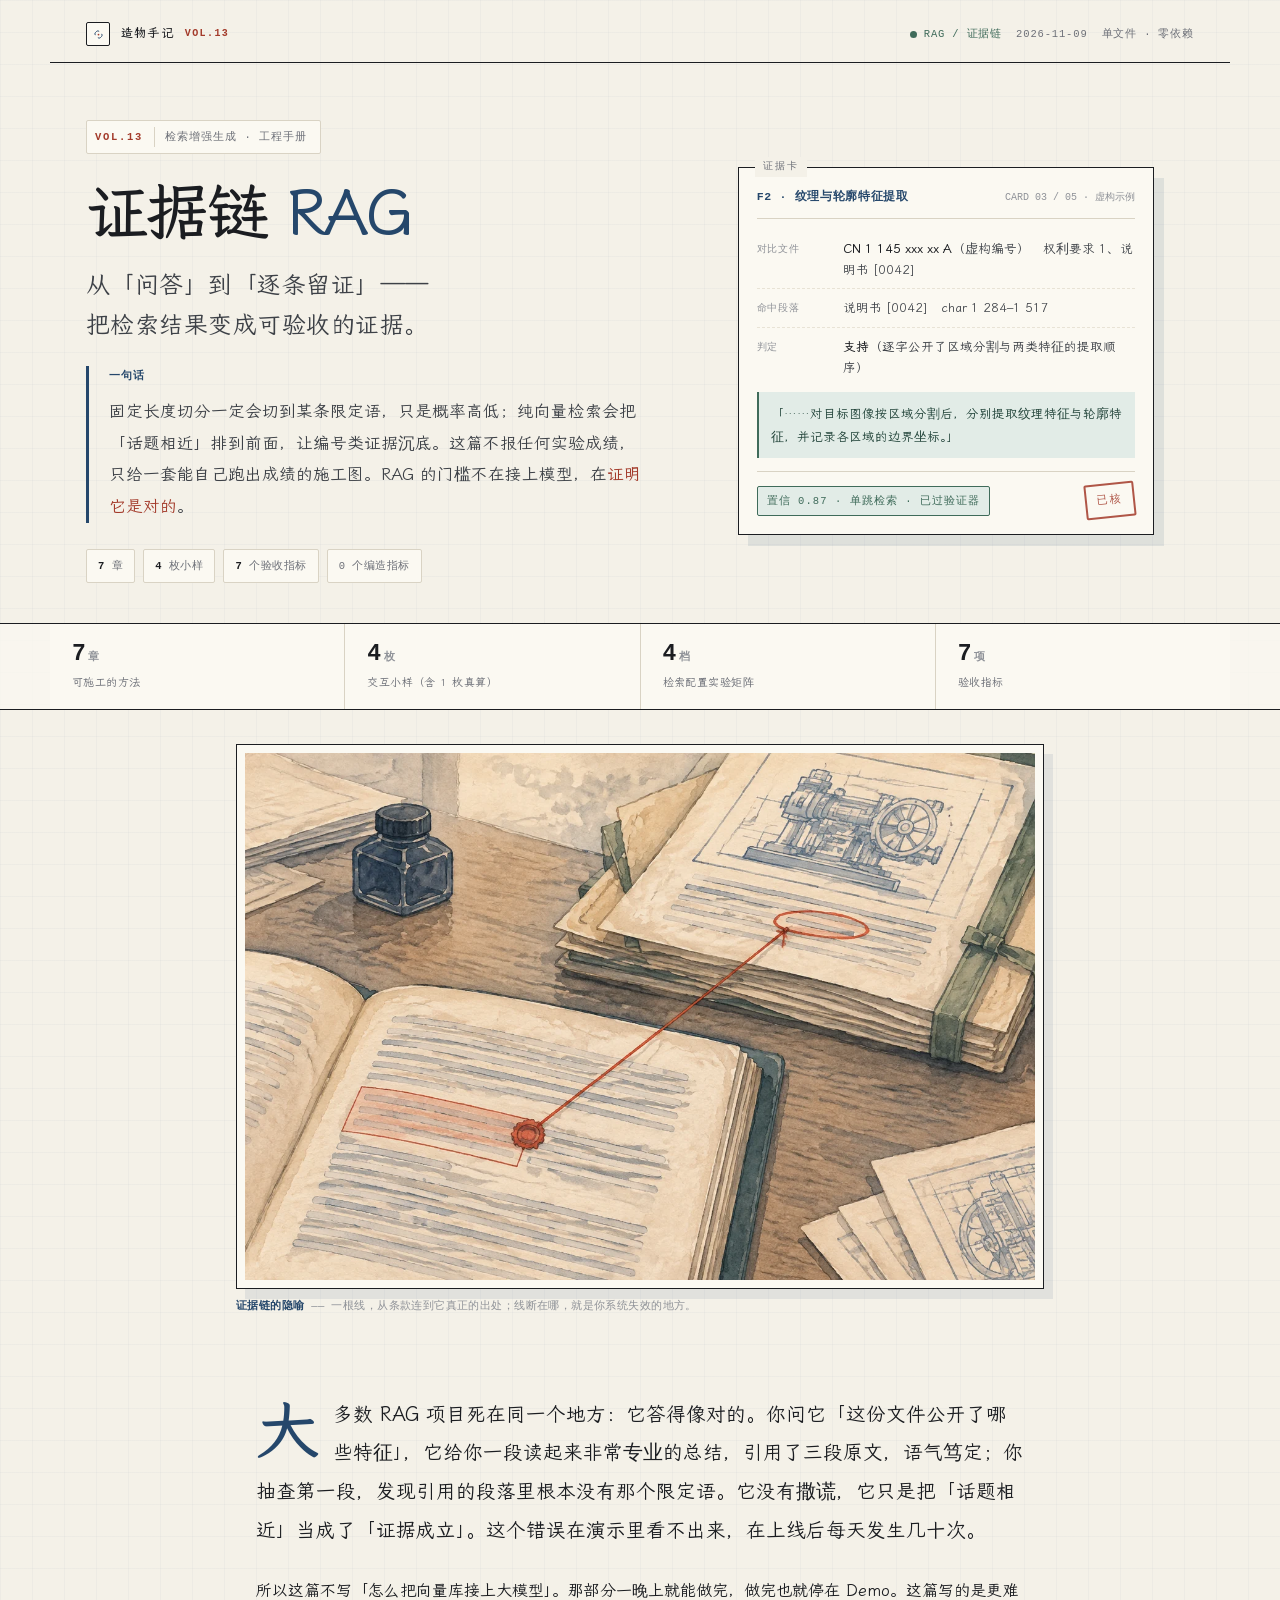
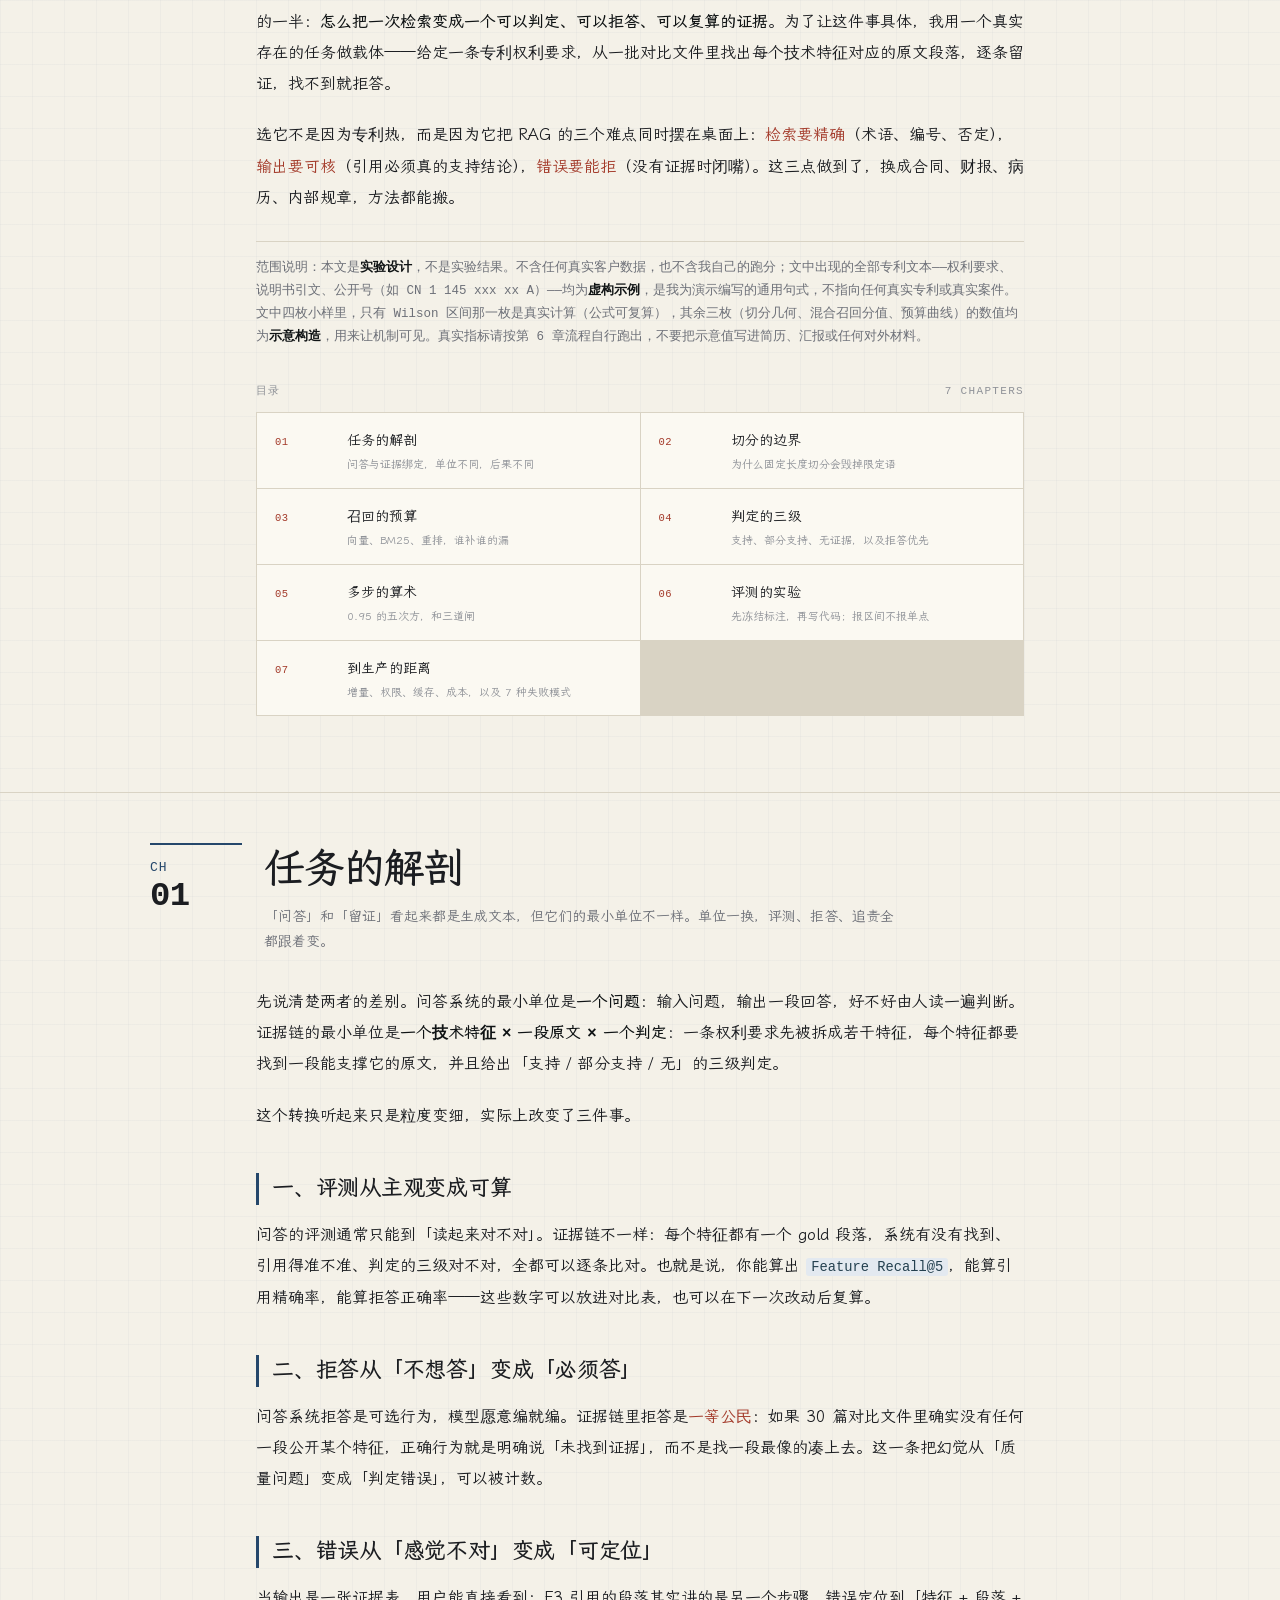
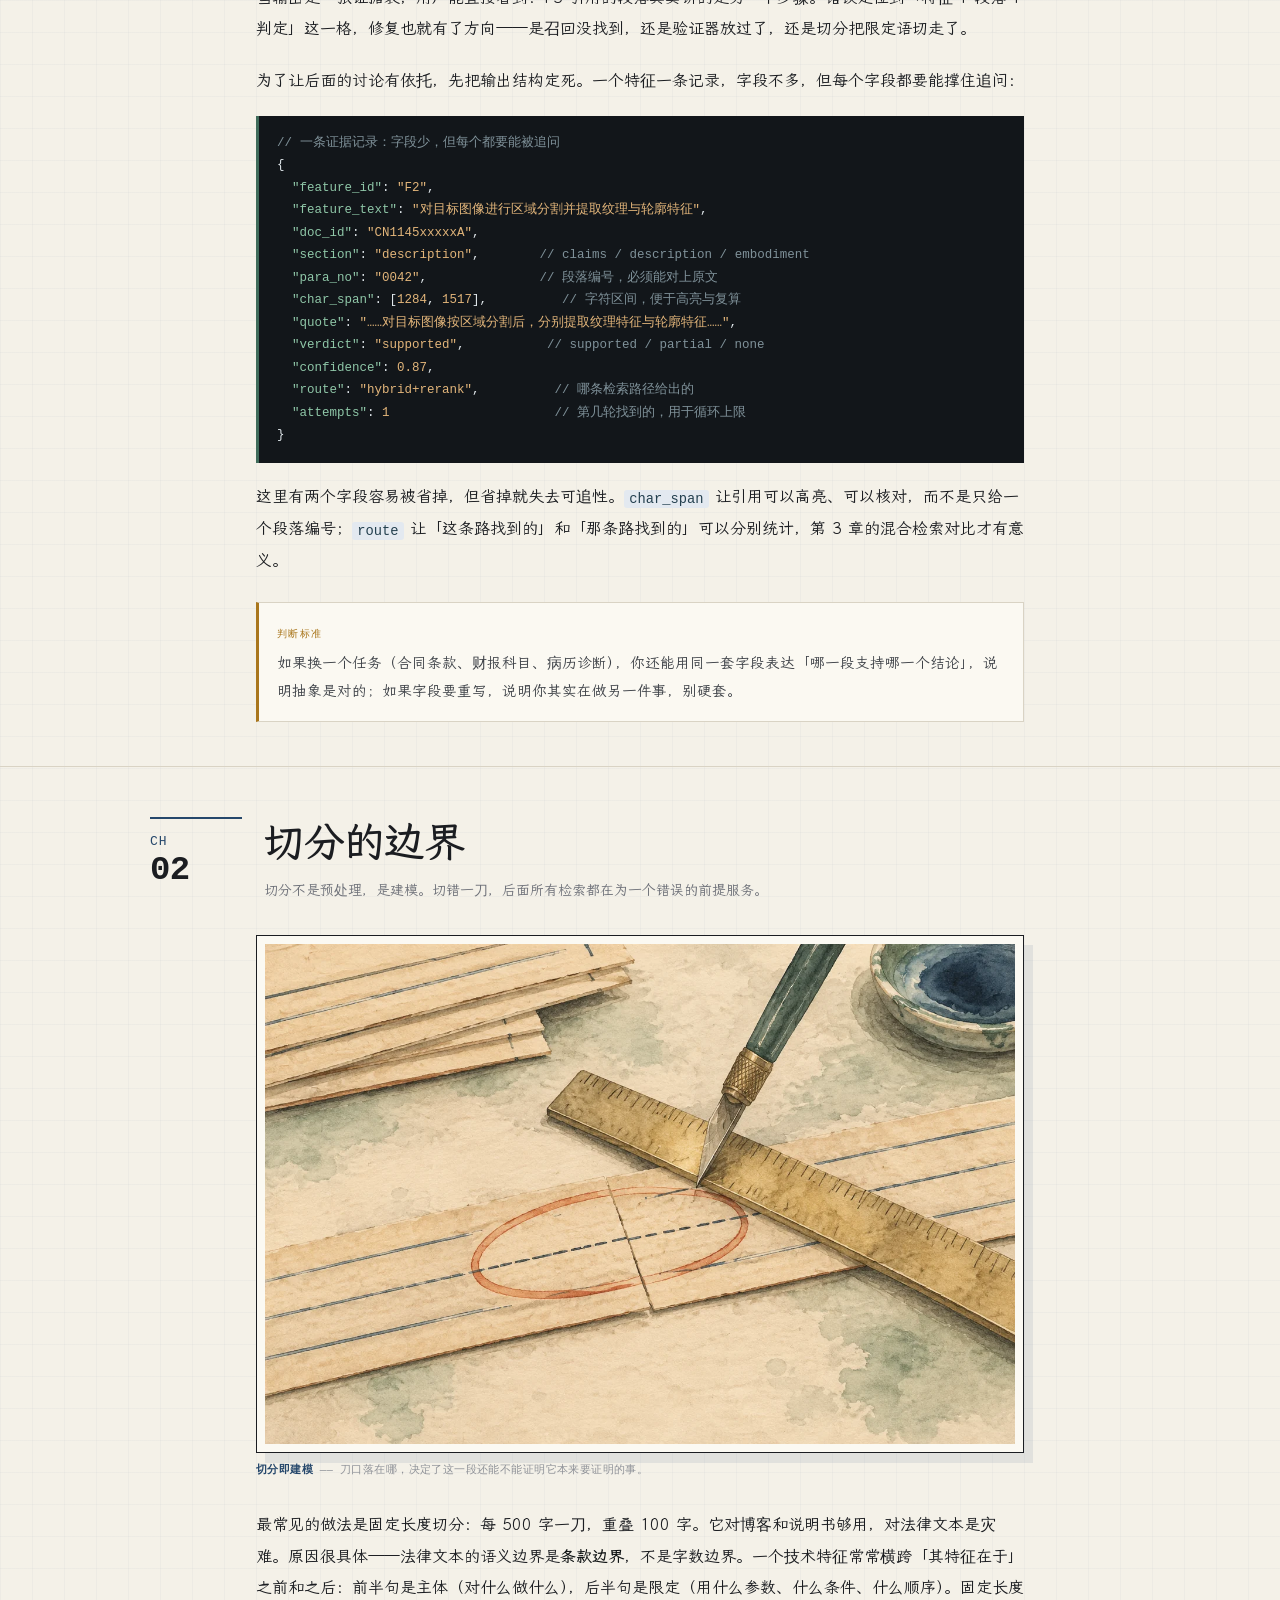
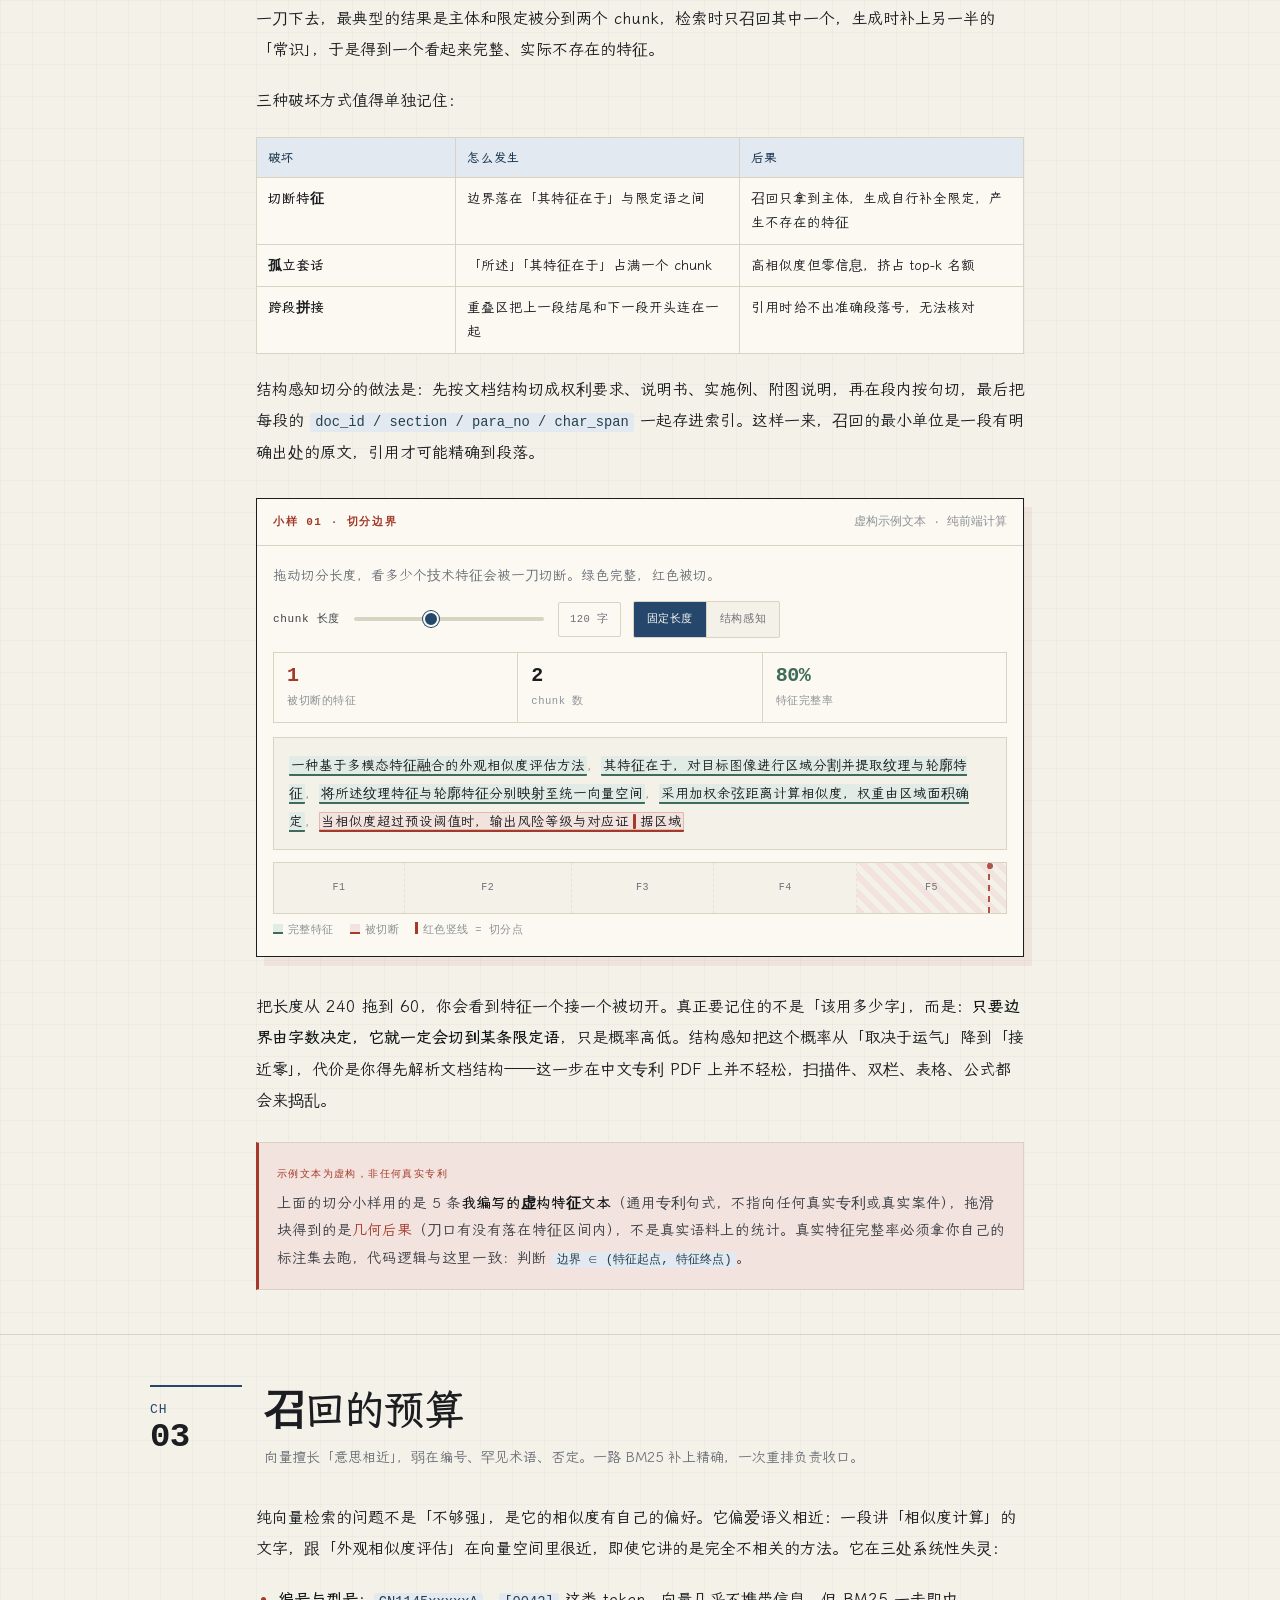
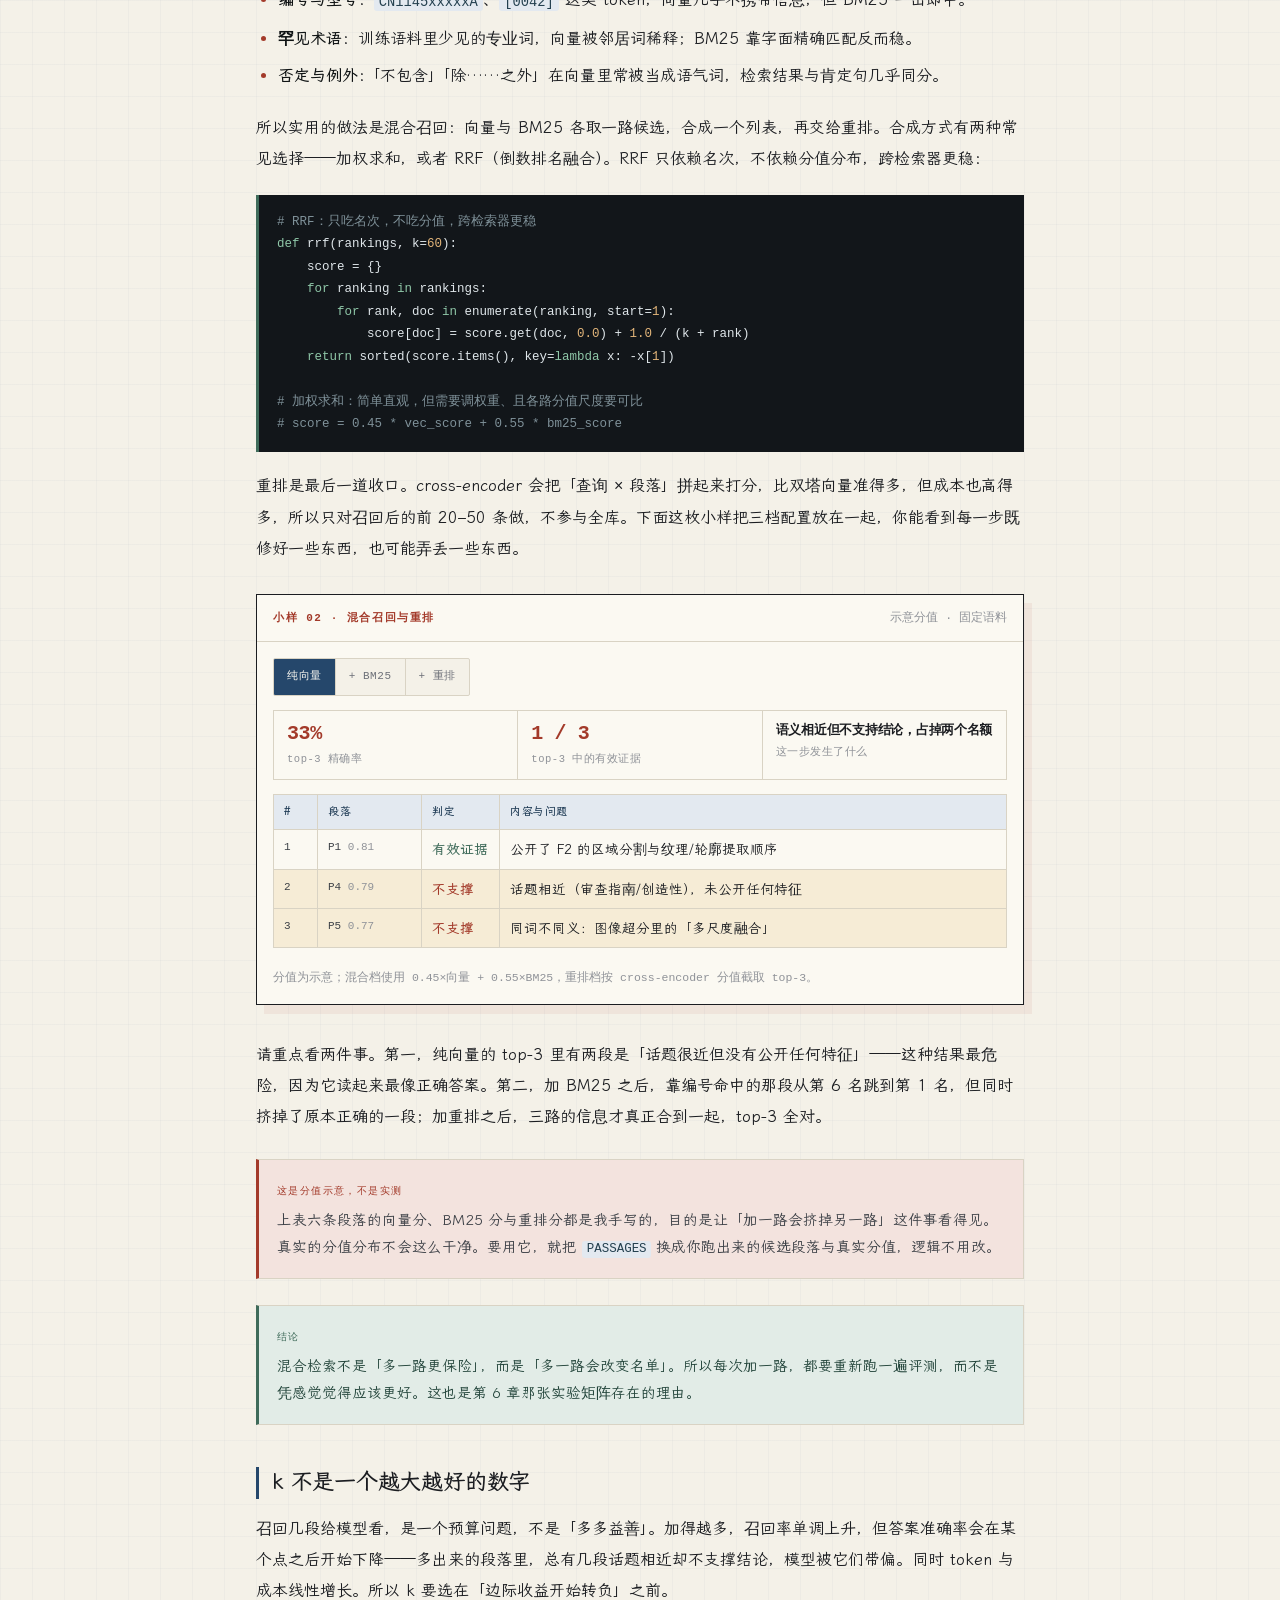
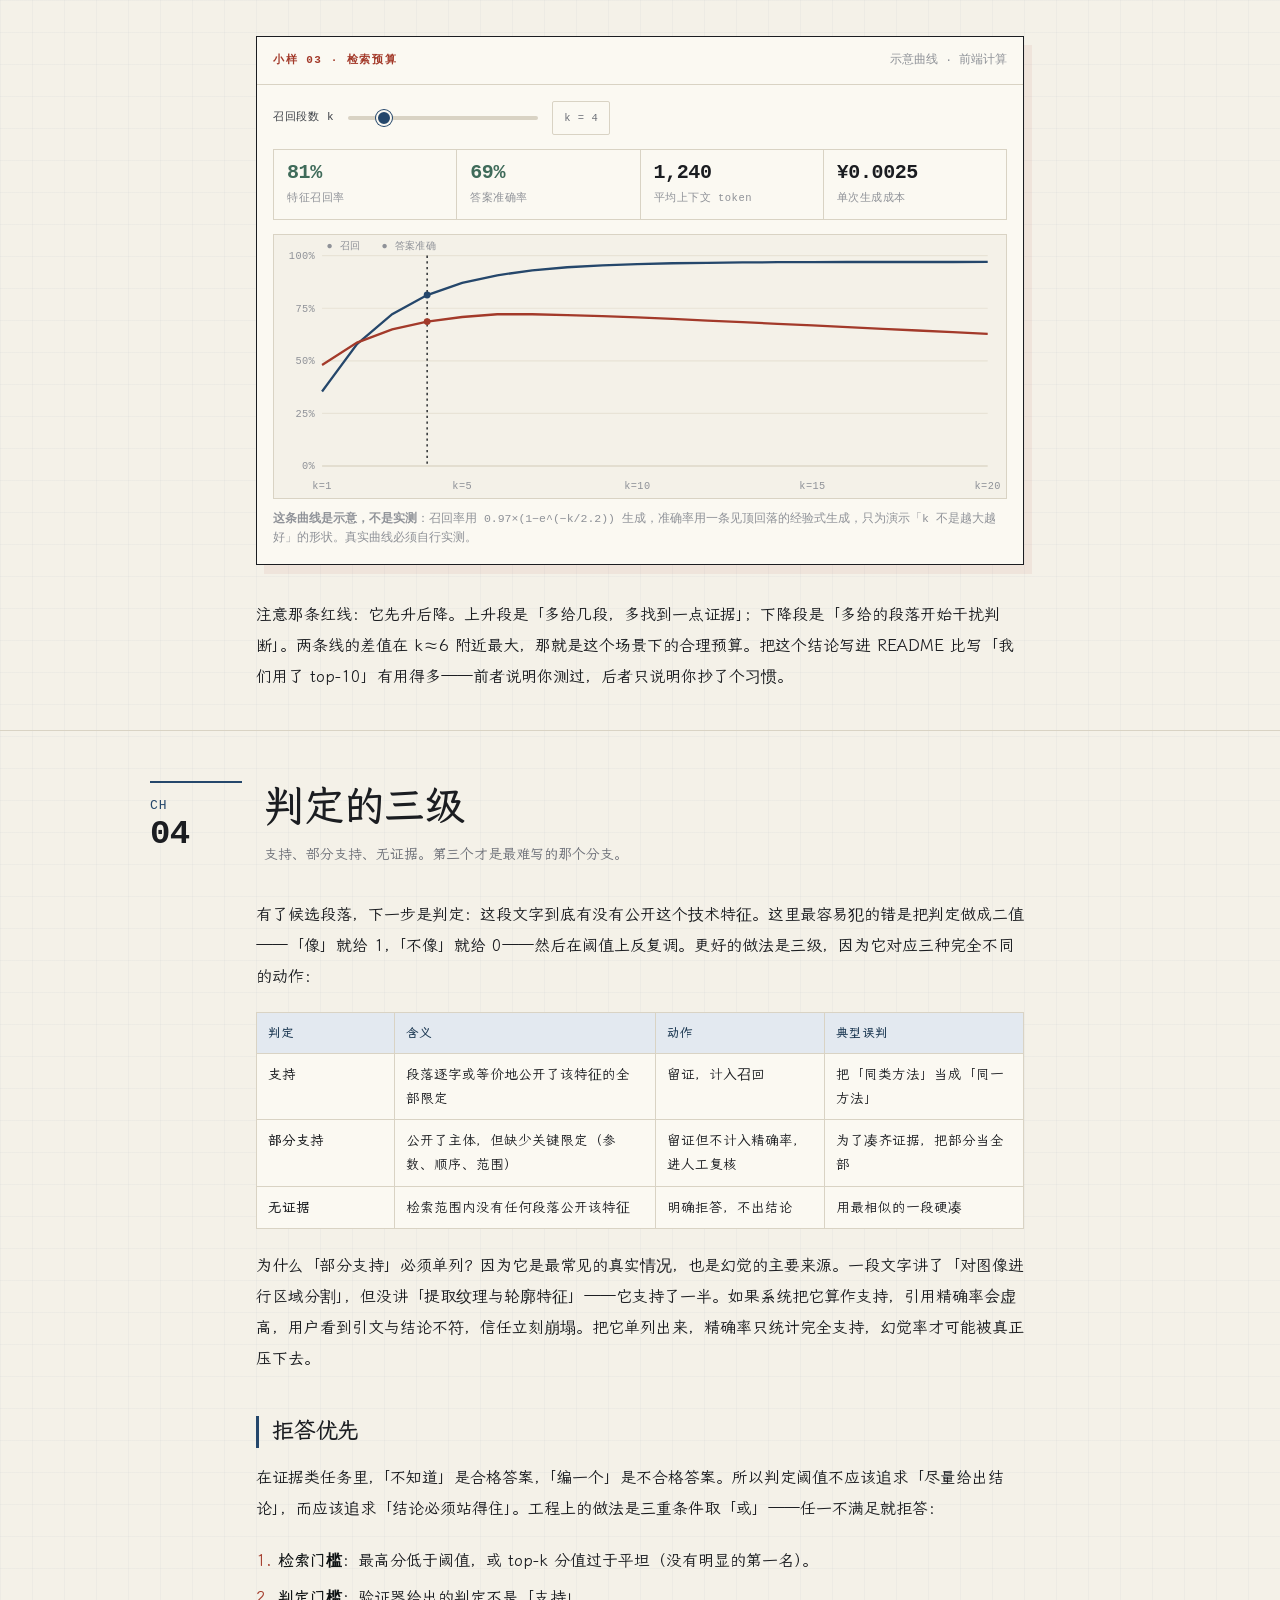
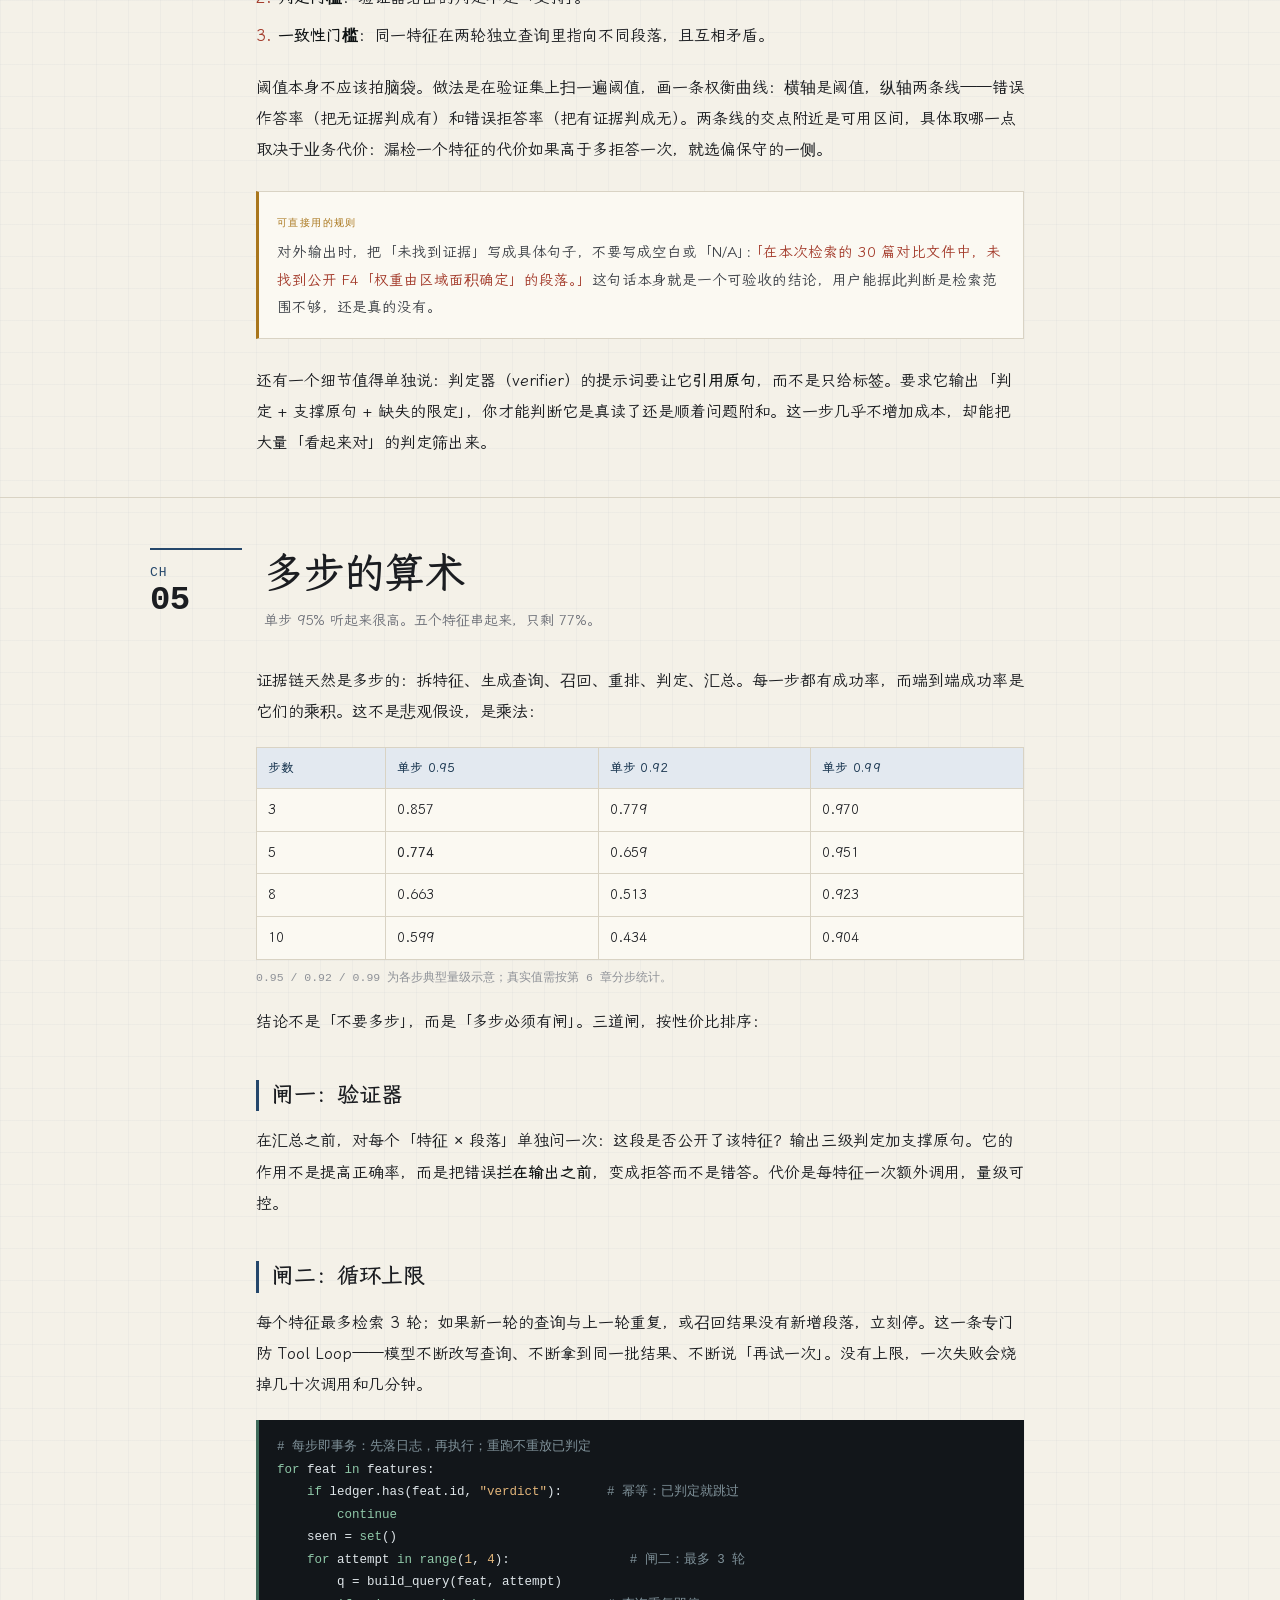
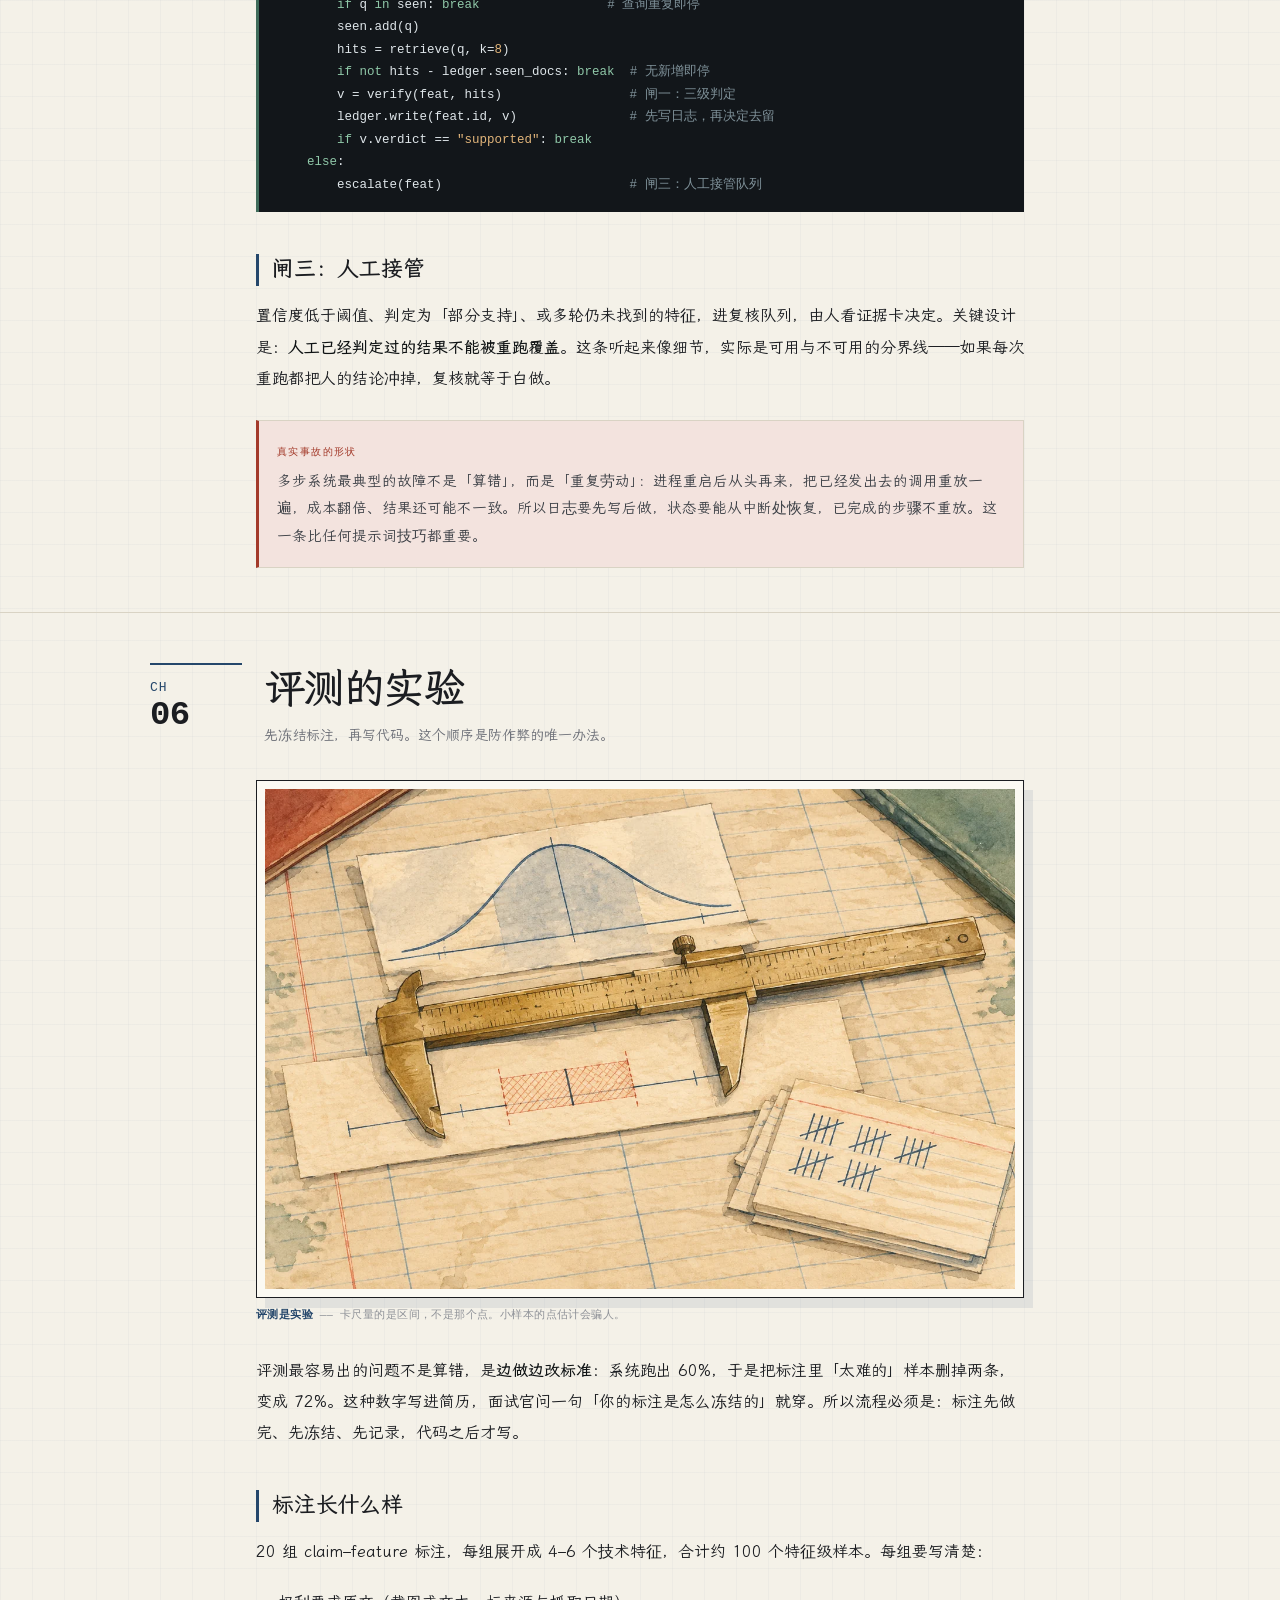
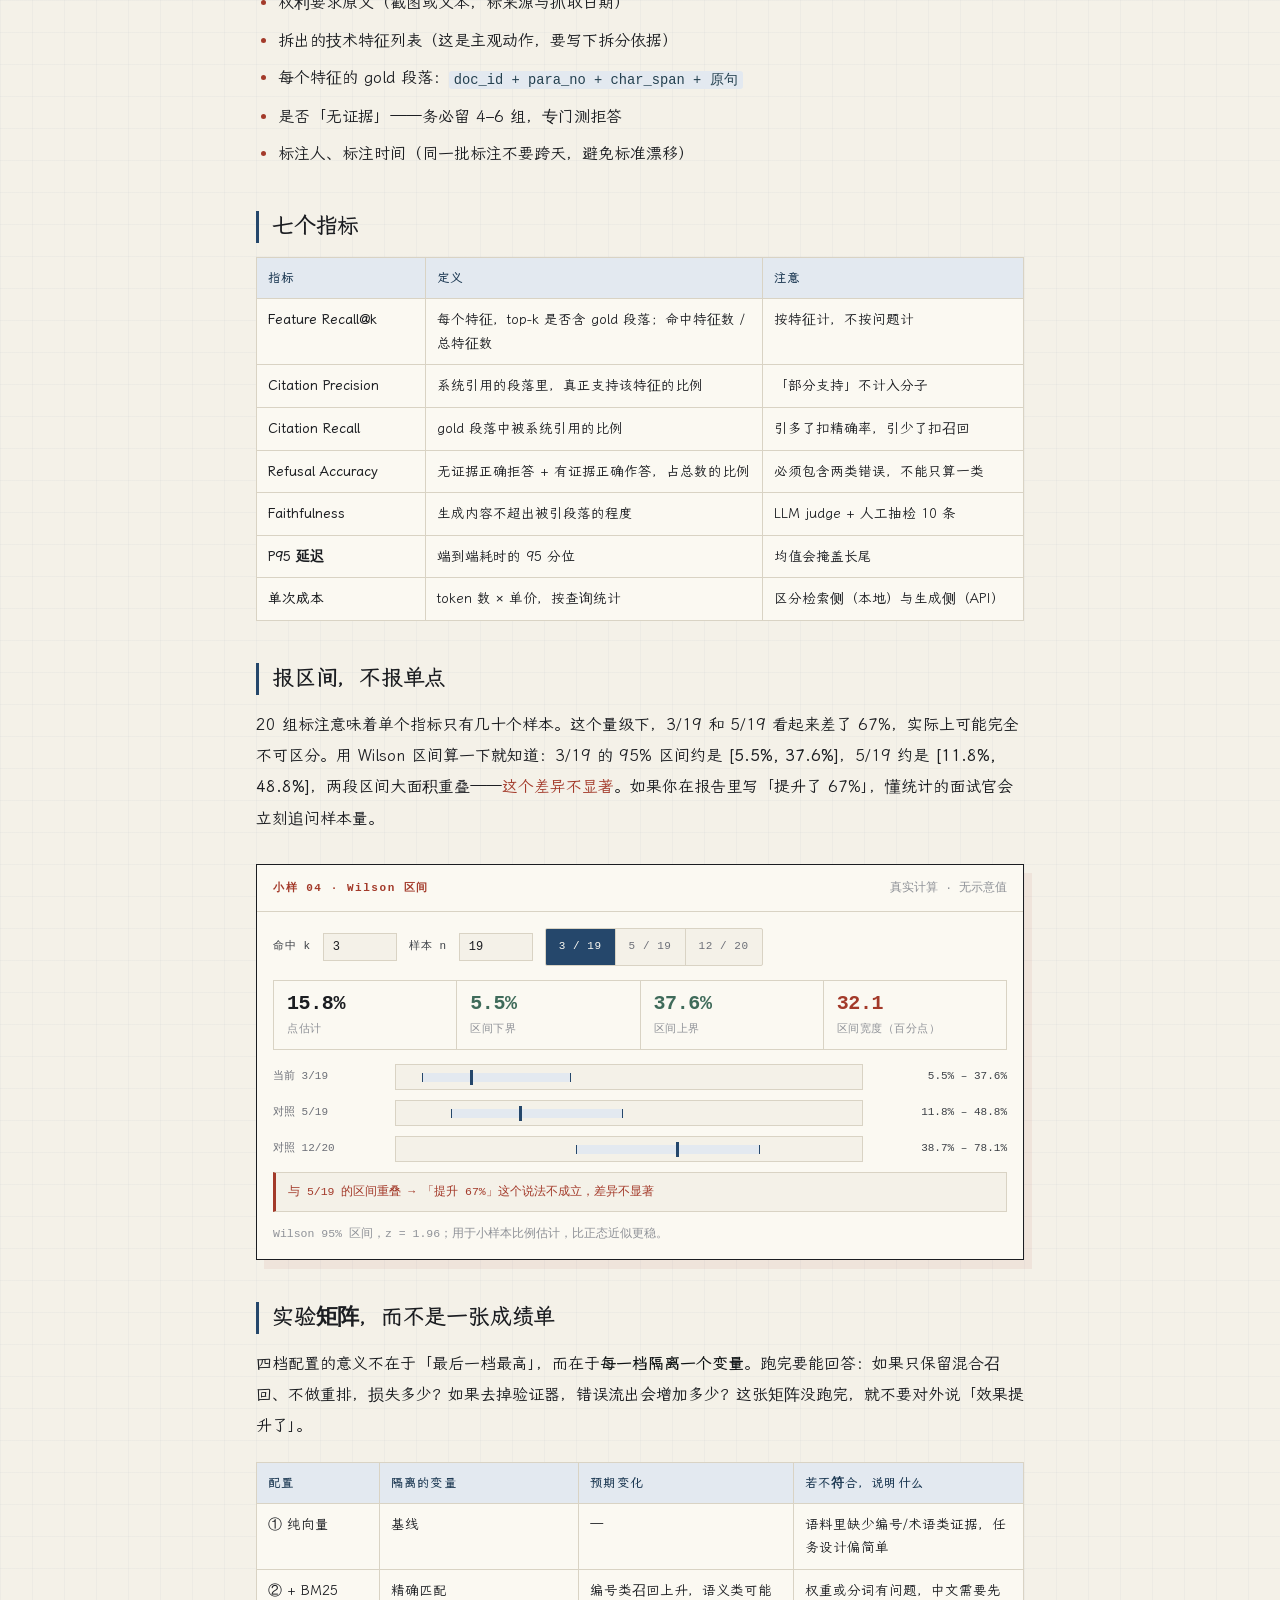
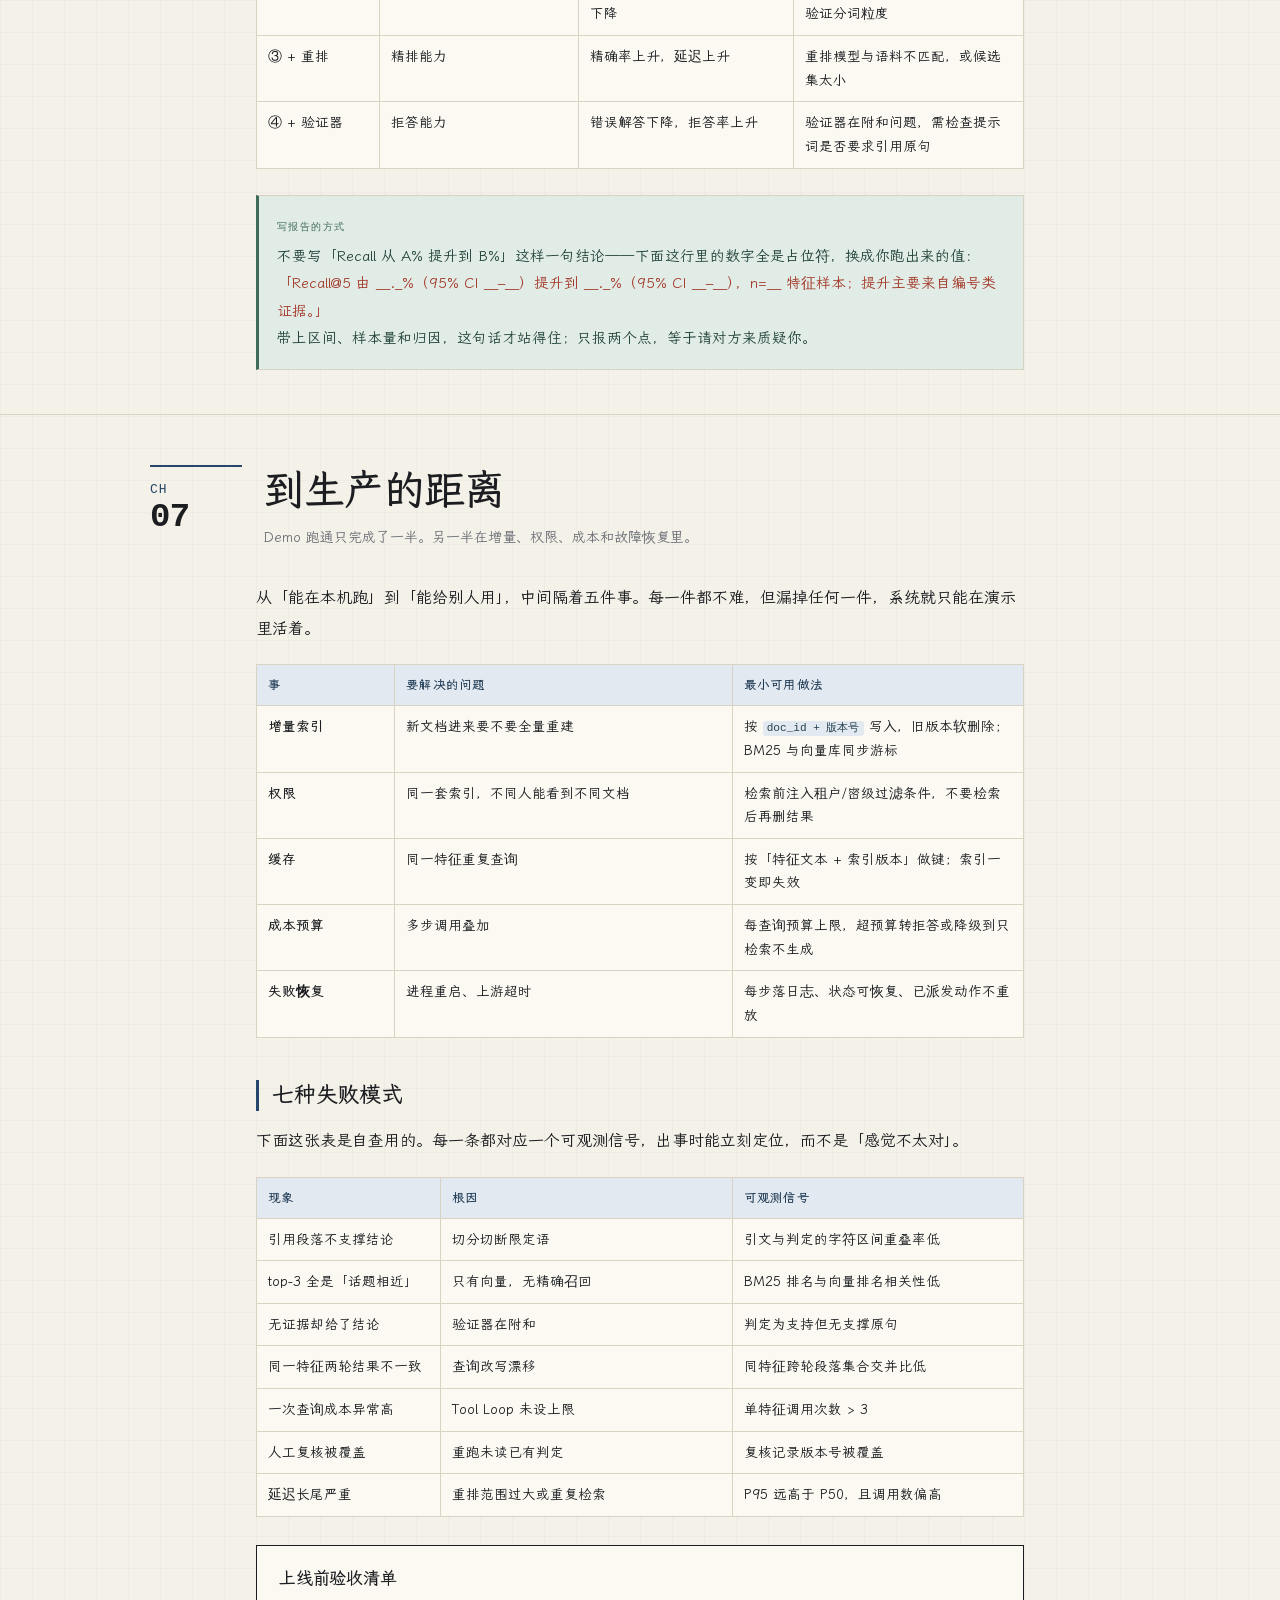
<file: draft-v13.html>
<!DOCTYPE html>
<html lang="zh-CN">
<head>
<meta charset="utf-8"/>
<meta name="viewport" content="width=device-width, initial-scale=1"/>
<meta name="color-scheme" content="light"/>
<meta name="theme-color" content="#f4f1e8"/>
<link rel="preload" href="assets/fonts/wenkai-regular.woff2" as="font" type="font/woff2" crossorigin/>
<link rel="icon" type="image/svg+xml" href="data:image/svg+xml,%3Csvg xmlns='http://www.w3.org/2000/svg' viewBox='0 0 24 24'%3E%3Crect width='24' height='24' fill='%23f4f1e8'/%3E%3Cpath d='M7 13a3 3 0 0 1 0-4l2-2a3 3 0 0 1 4 0' fill='none' stroke='%2325476b' stroke-width='1.4'/%3E%3Cpath d='M17 11a3 3 0 0 1 0 4l-2 2a3 3 0 0 1-4 0' fill='none' stroke='%2325476b' stroke-width='1.4'/%3E%3Ccircle cx='12' cy='12' r='1.4' fill='%23a33a2a'/%3E%3C/svg%3E"/>
<meta name="description" content="证据链 RAG：从「问答」到「逐条留证」。切分边界、混合召回、判定三级、多步算术与评测设计——一份把 RAG 写成可验收实验的工程手册，附四枚可玩小样。本文是实验设计，不是实验结果。"/>
<meta name="author" content="StarrySea1412"/>
<meta property="og:title" content="证据链 RAG · 造物手记 VOL.13"/>
<meta property="og:description" content="RAG 的门槛不在接上模型，在证明它是对的。切分、召回、判定、多步与评测——一份可直接照着施工的实验设计。"/>
<meta property="og:type" content="article"/>
<meta property="og:image" content="assets/art/hero.webp"/>
<title>证据链 RAG · 造物手记 VOL.13</title>
<style>
/* 《证据链 RAG》· 造物手记 VOL.13
   卷宗纸：不是实验室格纸，是案卷——牛皮纸底、靛蓝墨线、朱砂印章、铜绿批注。 */
@font-face{font-family:"LXGW WenKai";src:url("assets/fonts/wenkai-regular.woff2") format("woff2");font-weight:300 599;font-style:normal;font-display:swap}
@font-face{font-family:"LXGW WenKai";src:url("assets/fonts/wenkai-medium.woff2") format("woff2");font-weight:600 900;font-style:normal;font-display:swap}
:root{
  --paper:#f4f1e8;--surface:#fbf9f2;--ink:#1b1d21;--ink-soft:#3d4147;--muted:#6d7078;--faint:#8f9298;
  --line:#d9d3c4;--line-soft:#e8e3d6;
  --seal:#a33a2a;--seal-soft:#f3e3de;
  --indigo:#25476b;--indigo-soft:#e3e9f0;
  --jade:#3f6b5a;--jade-soft:#e2ece7;
  --amber:#a9761c;--amber-soft:#f6ecd6;
  --serif:"LXGW WenKai","Songti SC","STSong","Noto Serif CJK SC",serif;
  --sans:"LXGW WenKai",-apple-system,"PingFang SC","Microsoft YaHei",sans-serif;
  --mono:ui-monospace,"SFMono-Regular",Consolas,"Liberation Mono",monospace;
}
*{box-sizing:border-box}
html{scroll-behavior:smooth;scroll-padding-top:28px}
body{margin:0;background:var(--paper);color:var(--ink);font-family:var(--sans);line-height:1.95;-webkit-font-smoothing:antialiased;text-spacing:ideograph-alpha;
  background-image:linear-gradient(rgba(37,71,107,.03) 1px,transparent 1px),linear-gradient(90deg,rgba(37,71,107,.03) 1px,transparent 1px);
  background-size:32px 32px}
::selection{background:#cfe0d8;color:#0e1a15}
a{color:var(--indigo);text-underline-offset:4px;text-decoration-thickness:1px}
a:hover{color:var(--seal)}
button,input,select{touch-action:manipulation}
button{cursor:pointer;color:inherit;font:inherit}
button:focus-visible,a:focus-visible,input:focus-visible{outline:3px solid var(--amber);outline-offset:3px}
img{display:block;max-width:100%;height:auto}
p{margin:0 0 1.25em}
h1,h2,h3,h4{line-height:1.45;text-wrap:balance;margin:0}
h1,h2,h3{font-family:var(--serif)}
strong{font-weight:650;color:#0f1314}
code{font-family:var(--mono);font-size:.86em;background:var(--indigo-soft);color:#24404f;padding:.12em .38em;border-radius:3px;overflow-wrap:anywhere}
em{font-style:normal;color:var(--seal)}
.progress{position:fixed;inset:0 auto auto 0;height:3px;width:100%;background:linear-gradient(90deg,var(--indigo),var(--seal));transform:scaleX(0);transform-origin:left;z-index:60;pointer-events:none}
.wrap{max-width:1180px;margin:auto;padding-inline:36px}
.prose{max-width:768px;margin-inline:auto}

/* masthead */
.masthead{display:flex;align-items:center;justify-content:space-between;gap:18px;padding-block:22px 16px;border-bottom:1.5px solid var(--ink);font-size:12px;letter-spacing:.1em;color:var(--muted);flex-wrap:wrap}
.brand{display:flex;align-items:center;gap:11px;font-weight:650;color:var(--ink)}
.brand-mark{width:24px;height:24px;display:grid;place-items:center;border:1px solid var(--ink);border-radius:2px;background:var(--surface)}
.brand-mark svg{width:15px;height:15px;display:block}
.brand small{font-family:var(--mono);font-size:10px;letter-spacing:.14em;color:var(--seal);font-weight:700}
.edition{font-family:var(--mono);font-size:10.5px;letter-spacing:.08em;display:flex;gap:14px;align-items:center;flex-wrap:wrap}
.edition .lab{display:inline-flex;align-items:center;gap:7px;color:var(--jade)}
.lab-dot{width:7px;height:7px;border-radius:50%;background:var(--jade);animation:blink 2.6s infinite}
@keyframes blink{0%,100%{opacity:1}50%{opacity:.35}}

/* hero */
.hero{padding-block:56px 40px;display:grid;grid-template-columns:1.06fr .94fr;gap:52px;align-items:center}
.eyebrow{display:inline-flex;align-items:center;gap:10px;font-family:var(--mono);font-size:10.5px;letter-spacing:.1em;color:var(--muted);margin:0 0 24px;background:var(--surface);border:1px solid var(--line);padding:6px 13px 6px 8px;border-radius:2px}
.eyebrow span{color:var(--seal);letter-spacing:.16em;font-weight:700;padding-right:11px;border-right:1px solid var(--line)}
.hero h1{font-size:clamp(42px,4.9vw,70px);font-weight:800;line-height:1.12;letter-spacing:-.04em;margin:0 0 20px}
.hero h1 em{color:var(--indigo)}
.hero h1 .sub{display:block;font-size:.38em;font-weight:400;letter-spacing:.02em;color:var(--ink-soft);margin-top:16px;line-height:1.7}
.dek-wrap{margin:0 0 26px;max-width:560px;border-left:3px solid var(--indigo);padding-left:20px}
.dek-tag{font-family:var(--mono);font-size:11px;font-weight:700;color:var(--indigo);letter-spacing:.09em;margin:0 0 9px}
.dek{font-size:16.5px;line-height:1.92;color:var(--ink-soft);margin:0}
.hero-meta{display:flex;flex-wrap:wrap;gap:8px}
.pill{font-family:var(--mono);font-size:10.5px;letter-spacing:.05em;color:var(--muted);border:1px solid var(--line);border-radius:2px;padding:6px 11px;background:var(--surface)}
.pill b{color:var(--ink);font-weight:700}

.art img{width:100%;display:block}
.art figcaption{font-family:var(--mono);font-size:10.5px;letter-spacing:.04em;color:var(--faint);margin-top:9px;line-height:1.7;display:flex;justify-content:space-between;gap:10px;flex-wrap:wrap}
.art figcaption b{color:var(--seal);font-weight:700}
.ch-art{margin:0 auto 30px;max-width:880px}
.ch-art .screen{border:1.5px solid var(--ink);background:var(--surface);padding:8px;box-shadow:9px 10px 0 rgba(37,71,107,.09)}
.ch-art figcaption{font-family:var(--mono);font-size:10.5px;letter-spacing:.04em;color:var(--faint);margin-top:9px;line-height:1.7}
.ch-art figcaption b{color:var(--indigo);font-weight:700}

/* evidence card (CSS only) */
.card{position:relative;border:1.5px solid var(--ink);background:var(--surface);padding:18px 18px 15px;box-shadow:10px 11px 0 rgba(37,71,107,.1)}
.card::before{content:"证据卡";position:absolute;top:-11px;left:16px;background:var(--paper);padding:0 8px;font-family:var(--mono);font-size:10px;letter-spacing:.22em;color:var(--muted)}
.card-head{display:flex;justify-content:space-between;align-items:baseline;gap:10px;border-bottom:1px solid var(--line);padding-bottom:9px;margin-bottom:11px}
.card-head b{font-family:var(--mono);font-size:11.5px;letter-spacing:.06em;color:var(--indigo)}
.card-head span{font-family:var(--mono);font-size:10px;color:var(--faint)}
.card-row{display:grid;grid-template-columns:76px 1fr;gap:10px;padding:8px 0;border-bottom:1px dashed var(--line-soft);font-size:12.5px;line-height:1.7}
.card-row:last-of-type{border-bottom:0}
.card-row dt{font-family:var(--mono);font-size:10px;letter-spacing:.08em;color:var(--faint);padding-top:3px}
.card-row dd{margin:0;color:var(--ink-soft)}
.card-row dd b{color:var(--ink)}
.card-quote{margin:6px 0 0;padding:10px 12px;background:var(--jade-soft);border-left:2px solid var(--jade);font-size:12.5px;line-height:1.85;color:#22443a}
.card-verdict{display:flex;align-items:center;justify-content:space-between;gap:12px;margin-top:13px;padding-top:11px;border-top:1px solid var(--line)}
.verdict-tag{font-family:var(--mono);font-size:10.5px;letter-spacing:.1em;color:var(--jade);border:1px solid var(--jade);padding:4px 9px;border-radius:2px;background:var(--jade-soft)}
.stamp{font-family:var(--mono);font-size:11px;letter-spacing:.18em;color:var(--seal);border:2px solid var(--seal);padding:5px 10px;border-radius:2px;transform:rotate(-6deg);opacity:.85}

/* stats */
.stats{border-block:1.5px solid var(--ink);background:rgba(251,249,242,.75)}
.stats-inner{display:grid;grid-template-columns:repeat(4,1fr);gap:1px;background:var(--line);padding-inline:0}
.stat{background:var(--surface);padding:16px 22px}
.stat b{display:block;font-family:var(--mono);font-size:23px;letter-spacing:-.02em;color:var(--ink);line-height:1.25}
.stat b span{font-size:11px;color:var(--faint);letter-spacing:.04em;margin-left:3px}
.stat small{display:block;font-size:11px;color:var(--muted);letter-spacing:.04em;margin-top:3px}

/* opening + toc */
.opening{padding-block:50px 20px}
.lead{font-size:19.5px;line-height:1.98;color:var(--ink)}
.lead::first-letter{float:left;font-size:64px;line-height:.84;padding:9px 13px 0 0;color:var(--indigo);font-weight:800}
.scope{font-size:12.5px;color:var(--muted);border-top:1px solid var(--line);padding-top:15px;margin-top:28px;font-family:var(--mono);line-height:1.85}
.toc-head{display:flex;justify-content:space-between;align-items:baseline;border-bottom:1px solid var(--line);padding-bottom:9px;margin:32px 0 0;font-family:var(--mono);font-size:11px;letter-spacing:.12em;color:var(--faint)}
.toc{display:grid;grid-template-columns:repeat(2,1fr);gap:1px;background:var(--line);border:1px solid var(--line);border-top:0;margin:0 0 56px}
.toc a{background:var(--surface);padding:14px 18px;text-decoration:none;color:var(--ink);display:grid;grid-template-columns:60px 1fr;gap:12px;align-items:baseline;transition:background .18s}
.toc a:hover{background:var(--indigo-soft);color:var(--ink)}
.toc a i{font-family:var(--mono);font-style:normal;font-size:10.5px;color:var(--seal);letter-spacing:.04em}
.toc a span{font-size:14px}
.toc a small{display:block;font-size:11px;color:var(--faint);margin-top:2px;line-height:1.6}

/* chapters */
.chapter{padding-block:50px 18px;border-top:1px solid var(--line)}
.ch-head{display:grid;grid-template-columns:92px 1fr;gap:22px;align-items:start;margin:0 auto 32px;max-width:980px}
.ch-num{font-family:var(--mono);font-size:13px;color:var(--indigo);letter-spacing:.08em;padding-top:13px;border-top:2px solid var(--indigo);line-height:1.5}
.ch-num b{display:block;font-size:34px;color:var(--ink);letter-spacing:-.02em;font-weight:700;line-height:1.1}
.ch-title h2{font-size:clamp(28px,3.2vw,41px);font-weight:750;letter-spacing:-.025em;line-height:1.25}
.ch-title p{color:var(--muted);font-size:14px;margin:9px 0 0;line-height:1.8;max-width:640px}
.ch-body{max-width:768px;margin-inline:auto}
.ch-body h3{font-size:22px;font-weight:700;margin:42px 0 14px;letter-spacing:-.01em;padding-left:13px;border-left:3px solid var(--indigo)}
.ch-body h4{font-size:16px;font-weight:650;margin:26px 0 8px;color:var(--indigo)}
.ch-body ul,.ch-body ol{padding-left:1.35em;margin:0 0 1.3em}
.ch-body li{margin:.4em 0}
.ch-body li::marker{color:var(--seal)}
.ch-body table{width:100%;border-collapse:collapse;font-size:13.5px;margin:0 0 1.5em;background:var(--surface)}
.ch-body th,.ch-body td{border:1px solid var(--line);padding:9px 11px;text-align:left;vertical-align:top;line-height:1.75}
.ch-body th{background:var(--indigo-soft);font-weight:650;font-size:12.5px;letter-spacing:.02em;color:#1e3a54}
.ch-body td code{font-size:.82em}
.table-note{font-size:11.5px;color:var(--faint);margin:-1em 0 1.6em;font-family:var(--mono);line-height:1.7}

/* callout */
.callout{margin:26px 0;padding:16px 18px;background:var(--surface);border:1px solid var(--line);border-left:3px solid var(--amber);font-size:14.5px;line-height:1.9;color:var(--ink-soft)}
.callout.warn{border-left-color:var(--seal);background:var(--seal-soft)}
.callout.jade{border-left-color:var(--jade);background:var(--jade-soft);color:#22443a}
.callout b{color:var(--ink)}
.callout p:last-child{margin-bottom:0}
.callout .tag{display:inline-block;font-family:var(--mono);font-size:10px;letter-spacing:.14em;color:var(--amber);margin-bottom:6px}
.callout.warn .tag{color:var(--seal)}
.callout.jade .tag{color:var(--jade)}

/* pre */
pre{margin:0 0 1.5em;background:#12161a;color:#dfe6ea;padding:16px 18px;overflow-x:auto;font-family:var(--mono);font-size:12.5px;line-height:1.8;border-left:3px solid var(--jade)}
pre code{background:none;color:inherit;padding:0;font-size:inherit}
pre .c{color:#7f9199}
pre .k{color:#8fc7a8}
pre .s{color:#e2b57a}

/* demo */
.demo{margin:30px 0 34px;border:1.5px solid var(--ink);background:var(--surface);box-shadow:8px 9px 0 rgba(163,58,42,.07)}
.demo-head{display:flex;justify-content:space-between;align-items:baseline;gap:14px;padding:12px 16px;border-bottom:1px solid var(--line);flex-wrap:wrap}
.demo-head b{font-family:var(--mono);font-size:11px;letter-spacing:.14em;color:var(--seal)}
.demo-head span{font-size:11.5px;color:var(--faint);font-family:var(--mono)}
.demo-body{padding:16px}
.demo-ctrl{display:flex;align-items:center;gap:12px;flex-wrap:wrap;font-size:12.5px;color:var(--muted);margin-bottom:14px}
.demo-ctrl label{font-family:var(--mono);font-size:11px;letter-spacing:.06em;color:var(--ink-soft)}
input[type=range]{-webkit-appearance:none;appearance:none;height:20px;background:transparent;width:190px;max-width:100%}
input[type=range]::-webkit-slider-runnable-track{height:4px;background:var(--line);border-radius:2px}
input[type=range]::-webkit-slider-thumb{-webkit-appearance:none;width:16px;height:16px;border-radius:50%;background:var(--indigo);border:2px solid var(--surface);box-shadow:0 0 0 1px var(--indigo);margin-top:-6px}
input[type=range]::-moz-range-track{height:4px;background:var(--line);border-radius:2px}
input[type=range]::-moz-range-thumb{width:14px;height:14px;border-radius:50%;background:var(--indigo);border:2px solid var(--surface)}
.seg{display:inline-flex;border:1px solid var(--line);background:var(--paper);border-radius:2px;overflow:hidden}
.seg button{background:transparent;border:0;padding:7px 13px;font-family:var(--mono);font-size:11px;letter-spacing:.05em;color:var(--muted);border-right:1px solid var(--line)}
.seg button:last-child{border-right:0}
.seg button[aria-pressed=true]{background:var(--indigo);color:#fbf9f2}
.num{font-family:var(--mono);font-size:12px;padding:6px 9px;border:1px solid var(--line);background:var(--paper);color:var(--ink);width:74px}
.readout{display:grid;grid-template-columns:repeat(auto-fit,minmax(132px,1fr));gap:1px;background:var(--line);border:1px solid var(--line);margin:0 0 14px}
.readout div{background:var(--surface);padding:10px 13px}
.readout b{display:block;font-family:var(--mono);font-size:20px;letter-spacing:-.02em;color:var(--ink);line-height:1.3}
.readout b.hot{color:var(--seal)}
.readout b.ok{color:var(--jade)}
.readout small{display:block;font-size:10.5px;color:var(--faint);font-family:var(--mono);letter-spacing:.05em;margin-top:2px}

/* split demo */
.claim-text{font-size:13.5px;line-height:2.1;background:var(--paper);border:1px solid var(--line);padding:13px 15px;margin:0 0 12px}
.seg-ok{background:var(--jade-soft);border-bottom:2px solid var(--jade);padding:1px 2px;border-radius:1px}
.seg-cut{background:var(--seal-soft);border-bottom:2px solid var(--seal);padding:1px 2px;border-radius:1px;box-shadow:inset 0 0 0 1px rgba(163,58,42,.25)}
.cutmark{display:inline-block;width:3px;height:1.1em;margin:0 4px;background:var(--seal);vertical-align:-.18em;border-radius:1px}
.ruler{position:relative;height:52px;margin:0 0 6px;border:1px solid var(--line);background:var(--paper);overflow:hidden}
.bands{display:flex;height:100%;align-items:stretch}
.band{position:relative;display:grid;place-items:center;font-family:var(--mono);font-size:10px;letter-spacing:.05em;color:var(--muted);border-right:1px dashed var(--line-soft)}
.band:last-child{border-right:0}
.band.cut{background:repeating-linear-gradient(45deg,var(--seal-soft),var(--seal-soft) 6px,transparent 6px,transparent 12px)}
.tick{position:absolute;top:0;bottom:0;width:0;border-left:2px dashed var(--seal);opacity:.85}
.tick::after{content:"";position:absolute;top:0;left:-3px;width:6px;height:6px;background:var(--seal);border-radius:50%}
.legend{display:flex;gap:16px;flex-wrap:wrap;font-family:var(--mono);font-size:10.5px;color:var(--faint);letter-spacing:.04em}
.legend i{display:inline-block;width:10px;height:10px;margin-right:5px;vertical-align:-1px;border-bottom:2px solid}
.legend .k i{background:var(--jade-soft);border-color:var(--jade)}
.legend .c i{background:var(--seal-soft);border-color:var(--seal)}

/* ranking */
.rank{width:100%;border-collapse:collapse;font-size:12.5px;background:var(--surface)}
.rank th,.rank td{border:1px solid var(--line);padding:8px 10px;text-align:left;vertical-align:top;line-height:1.65}
.rank th{background:var(--indigo-soft);font-size:11px;letter-spacing:.05em;font-weight:650;color:#1e3a54}
.rank td.mono{font-family:var(--mono);font-size:11px;color:var(--ink-soft);white-space:nowrap}
.rank .yes{color:var(--jade);font-weight:650}
.rank .no{color:var(--seal);font-weight:650}
.rank tr.hl td{background:var(--amber-soft)}

/* chart */
.chart{width:100%;height:auto;display:block;border:1px solid var(--line);background:var(--paper)}
.chart .grid{stroke:var(--line-soft);stroke-width:1}
.chart .axis{stroke:var(--line);stroke-width:1}
.chart .lbl{font-family:var(--mono);font-size:9px;fill:var(--faint);letter-spacing:.04em}
.chart .l-rec{fill:none;stroke:var(--indigo);stroke-width:2}
.chart .l-acc{fill:none;stroke:var(--seal);stroke-width:2}
.chart .l-tok{fill:none;stroke:var(--jade);stroke-width:1.6;stroke-dasharray:4 3}
.chart .mark{stroke:var(--ink);stroke-width:1.2;stroke-dasharray:2 3}

/* wilson */
.ci-row{display:grid;grid-template-columns:110px 1fr 132px;gap:12px;align-items:center;margin-bottom:10px;font-family:var(--mono);font-size:11px;color:var(--muted)}
.ci-track{position:relative;height:26px;background:var(--paper);border:1px solid var(--line)}
.ci-span{position:absolute;top:8px;height:9px;background:var(--indigo-soft);border-left:1px solid var(--indigo);border-right:1px solid var(--indigo)}
.ci-dot{position:absolute;top:5px;width:3px;height:15px;background:var(--indigo)}
.ci-lbl{text-align:right;color:var(--ink-soft)}
.verdict{font-family:var(--mono);font-size:11.5px;padding:9px 12px;border:1px solid var(--line);background:var(--paper);margin-top:6px;line-height:1.7}
.verdict.sig{border-left:3px solid var(--jade);color:var(--jade)}
.verdict.ns{border-left:3px solid var(--seal);color:var(--seal)}

/* checklist */
.check{border:1.5px solid var(--ink);background:var(--surface);padding:20px 22px;margin:28px 0}
.check h3{margin:0 0 12px;font-size:17px;border:0;padding:0}
.check ul{list-style:none;padding:0;margin:0}
.check li{position:relative;padding-left:26px;margin:.55em 0;font-size:14px;line-height:1.8;color:var(--ink-soft)}
.check li::before{content:"";position:absolute;left:0;top:.42em;width:13px;height:13px;border:1.5px solid var(--ink);background:var(--paper)}
.check li b{color:var(--ink)}

/* closing + footer */
.closing{margin:56px 0 0;padding:34px 0 10px;border-top:1.5px solid var(--ink)}
.closing h2{font-size:clamp(26px,3vw,36px);margin:0 0 14px;letter-spacing:-.02em}
.closing p{font-size:16.5px;line-height:1.95;color:var(--ink-soft)}
.sig{font-family:var(--mono);font-size:11px;letter-spacing:.1em;color:var(--faint);margin-top:24px}
footer{border-top:1px solid var(--line);margin-top:40px;padding-block:26px 40px}
.foot{display:flex;justify-content:space-between;gap:16px;flex-wrap:wrap;font-family:var(--mono);font-size:10.5px;letter-spacing:.06em;color:var(--faint)}
.foot a{color:var(--muted)}

@media (max-width:980px){
  .hero{grid-template-columns:1fr;gap:34px;padding-block:38px 30px}
  .wrap{padding-inline:22px}
  .stats-inner{grid-template-columns:repeat(2,1fr)}
  .toc{grid-template-columns:1fr}
  .ch-head{grid-template-columns:64px 1fr;gap:14px}
}
@media (max-width:560px){
  .lead{font-size:17.5px}
  .ch-body table{font-size:12.5px}
  .ci-row{grid-template-columns:84px 1fr;gap:8px}
  .ci-lbl{grid-column:2;text-align:left}
  .ruler{height:44px}
}
@media (prefers-reduced-motion:reduce){*{animation:none!important;transition:none!important}html{scroll-behavior:auto}}
@media print{.progress,.demo-ctrl,.seg{display:none}.demo,.callout,pre{break-inside:avoid}}
</style>
</head>
<body>
<div class="progress" id="progress" aria-hidden="true"></div>

<header class="masthead wrap">
  <div class="brand">
    <span class="brand-mark" aria-hidden="true">
      <svg viewBox="0 0 24 24"><path d="M7 13a3 3 0 0 1 0-4l2-2a3 3 0 0 1 4 0" fill="none" stroke="#25476b" stroke-width="1.5"/><path d="M17 11a3 3 0 0 1 0 4l-2 2a3 3 0 0 1-4 0" fill="none" stroke="#25476b" stroke-width="1.5"/><circle cx="12" cy="12" r="1.4" fill="#a33a2a"/></svg>
    </span>
    造物手记 <small>VOL.13</small>
  </div>
  <div class="edition">
    <span class="lab"><span class="lab-dot" aria-hidden="true"></span>RAG / 证据链</span>
    <span>2026-11-09</span>
    <span>单文件 · 零依赖</span>
  </div>
</header>

<main>
<section class="hero wrap">
  <div>
    <p class="eyebrow"><span>VOL.13</span> 检索增强生成 · 工程手册</p>
    <h1>证据链 <em>RAG</em>
      <span class="sub">从「问答」到「逐条留证」——把检索结果变成可验收的证据。</span>
    </h1>
    <div class="dek-wrap">
      <p class="dek-tag">一句话</p>
      <p class="dek">固定长度切分一定会切到某条限定语，只是概率高低；纯向量检索会把「话题相近」排到前面，让编号类证据沉底。这篇不报任何实验成绩，只给一套能自己跑出成绩的施工图。RAG 的门槛不在接上模型，在<em>证明它是对的</em>。</p>
    </div>
    <div class="hero-meta">
      <span class="pill"><b>7</b> 章</span>
      <span class="pill"><b>4</b> 枚小样</span>
      <span class="pill"><b>7</b> 个验收指标</span>
      <span class="pill">0 个编造指标</span>    </div>
  </div>

  <figure class="card" aria-label="证据卡示例">
    <div class="card-head">
      <b>F2 · 纹理与轮廓特征提取</b>
      <span>CARD 03 / 05 · 虚构示例</span>
    </div>
    <dl style="margin:0">
      <div class="card-row"><dt>对比文件</dt><dd><b>CN&nbsp;1&nbsp;145&nbsp;xxx&nbsp;xx&nbsp;A</b>（虚构编号）　权利要求 1、说明书 [0042]</dd></div>
      <div class="card-row"><dt>命中段落</dt><dd>说明书 [0042]　char&nbsp;1&nbsp;284–1&nbsp;517</dd></div>
      <div class="card-row"><dt>判定</dt><dd><b>支持</b>（逐字公开了区域分割与两类特征的提取顺序）</dd></div>
    </dl>
    <p class="card-quote">「……对目标图像按区域分割后，分别提取纹理特征与轮廓特征，并记录各区域的边界坐标。」</p>
    <div class="card-verdict">
      <span class="verdict-tag">置信 0.87 · 单跳检索 · 已过验证器</span>
      <span class="stamp">已核</span>
    </div>
  </figure>
</section>

<section class="stats">
  <div class="stats-inner wrap" style="padding-inline:0">
    <div class="stat"><b>7<span>章</span></b><small>可施工的方法</small></div>
    <div class="stat"><b>4<span>枚</span></b><small>交互小样（含 1 枚真算）</small></div>
    <div class="stat"><b>4<span>档</span></b><small>检索配置实验矩阵</small></div>
    <div class="stat"><b>7<span>项</span></b><small>验收指标</small></div>
  </div>
</section>

<figure class="ch-art wrap" style="margin-top:34px">
  <div class="screen"><img src="assets/art/hero.webp" width="1280" height="853" alt="牛皮纸卷宗上一根红线把圈出的条款连到摊开文档中的某一段，末端盖着朱砂印章"/></div>
  <figcaption><b>证据链的隐喻</b> —— 一根线，从条款连到它真正的出处；线断在哪，就是你系统失效的地方。</figcaption>
</figure>

<section class="opening wrap">
  <div class="prose">
    <p class="lead">大多数 RAG 项目死在同一个地方：它答得像对的。你问它「这份文件公开了哪些特征」，它给你一段读起来非常专业的总结，引用了三段原文，语气笃定；你抽查第一段，发现引用的段落里根本没有那个限定语。它没有撒谎，它只是把「话题相近」当成了「证据成立」。这个错误在演示里看不出来，在上线后每天发生几十次。</p>

    <p>所以这篇不写「怎么把向量库接上大模型」。那部分一晚上就能做完，做完也就停在 Demo。这篇写的是更难的一半：<strong>怎么把一次检索变成一个可以判定、可以拒答、可以复算的证据</strong>。为了让这件事具体，我用一个真实存在的任务做载体——给定一条专利权利要求，从一批对比文件里找出每个技术特征对应的原文段落，逐条留证，找不到就拒答。</p>

    <p>选它不是因为专利热，而是因为它把 RAG 的三个难点同时摆在桌面上：<em>检索要精确</em>（术语、编号、否定），<em>输出要可核</em>（引用必须真的支持结论），<em>错误要能拒</em>（没有证据时闭嘴）。这三点做到了，换成合同、财报、病历、内部规章，方法都能搬。</p>

    <p class="scope">范围说明：本文是<strong>实验设计</strong>，不是实验结果。不含任何真实客户数据，也不含我自己的跑分；文中出现的全部专利文本——权利要求、说明书引文、公开号（如 CN&nbsp;1&nbsp;145&nbsp;xxx&nbsp;xx&nbsp;A）——均为<strong>虚构示例</strong>，是我为演示编写的通用句式，不指向任何真实专利或真实案件。文中四枚小样里，只有 Wilson 区间那一枚是真实计算（公式可复算），其余三枚（切分几何、混合召回分值、预算曲线）的数值均为<strong>示意构造</strong>，用来让机制可见。真实指标请按第 6 章流程自行跑出，不要把示意值写进简历、汇报或任何对外材料。</p>

    <div class="toc-head"><span>目录</span><span>7 CHAPTERS</span></div>
    <nav class="toc" aria-label="目录">
      <a href="#ch1"><i>01</i><span>任务的解剖<small>问答与证据绑定，单位不同，后果不同</small></span></a>
      <a href="#ch2"><i>02</i><span>切分的边界<small>为什么固定长度切分会毁掉限定语</small></span></a>
      <a href="#ch3"><i>03</i><span>召回的预算<small>向量、BM25、重排，谁补谁的漏</small></span></a>
      <a href="#ch4"><i>04</i><span>判定的三级<small>支持、部分支持、无证据，以及拒答优先</small></span></a>
      <a href="#ch5"><i>05</i><span>多步的算术<small>0.95 的五次方，和三道闸</small></span></a>
      <a href="#ch6"><i>06</i><span>评测的实验<small>先冻结标注，再写代码；报区间不报单点</small></span></a>
      <a href="#ch7"><i>07</i><span>到生产的距离<small>增量、权限、缓存、成本，以及 7 种失败模式</small></span></a>
    </nav>
  </div>
</section>

<!-- ============ CH1 ============ -->
<section class="chapter" id="ch1">
  <div class="ch-head">
    <div class="ch-num">CH<b>01</b></div>
    <div class="ch-title">
      <h2>任务的解剖</h2>
      <p>「问答」和「留证」看起来都是生成文本，但它们的最小单位不一样。单位一换，评测、拒答、追责全都跟着变。</p>
    </div>
  </div>
  <div class="ch-body">
    <p>先说清楚两者的差别。问答系统的最小单位是<strong>一个问题</strong>：输入问题，输出一段回答，好不好由人读一遍判断。证据链的最小单位是<strong>一个技术特征 × 一段原文 × 一个判定</strong>：一条权利要求先被拆成若干特征，每个特征都要找到一段能支撑它的原文，并且给出「支持 / 部分支持 / 无」的三级判定。</p>

    <p>这个转换听起来只是粒度变细，实际上改变了三件事。</p>

    <h3>一、评测从主观变成可算</h3>
    <p>问答的评测通常只能到「读起来对不对」。证据链不一样：每个特征都有一个 gold 段落，系统有没有找到、引用得准不准、判定的三级对不对，全都可以逐条比对。也就是说，你能算出 <code>Feature Recall@5</code>，能算引用精确率，能算拒答正确率——这些数字可以放进对比表，也可以在下一次改动后复算。</p>

    <h3>二、拒答从「不想答」变成「必须答」</h3>
    <p>问答系统拒答是可选行为，模型愿意编就编。证据链里拒答是<em>一等公民</em>：如果 30 篇对比文件里确实没有任何一段公开某个特征，正确行为就是明确说「未找到证据」，而不是找一段最像的凑上去。这一条把幻觉从「质量问题」变成「判定错误」，可以被计数。</p>

    <h3>三、错误从「感觉不对」变成「可定位」</h3>
    <p>当输出是一张证据表，用户能直接看到：F3 引用的段落其实讲的是另一个步骤。错误定位到「特征 + 段落 + 判定」这一格，修复也就有了方向——是召回没找到，还是验证器放过了，还是切分把限定语切走了。</p>

    <p>为了让后面的讨论有依托，先把输出结构定死。一个特征一条记录，字段不多，但每个字段都要能撑住追问：</p>

<pre><code><span class="c">// 一条证据记录：字段少，但每个都要能被追问</span>
{
  <span class="k">"feature_id"</span>: <span class="s">"F2"</span>,
  <span class="k">"feature_text"</span>: <span class="s">"对目标图像进行区域分割并提取纹理与轮廓特征"</span>,
  <span class="k">"doc_id"</span>: <span class="s">"CN1145xxxxxA"</span>,
  <span class="k">"section"</span>: <span class="s">"description"</span>,        <span class="c">// claims / description / embodiment</span>
  <span class="k">"para_no"</span>: <span class="s">"0042"</span>,               <span class="c">// 段落编号，必须能对上原文</span>
  <span class="k">"char_span"</span>: [<span class="s">1284</span>, <span class="s">1517</span>],          <span class="c">// 字符区间，便于高亮与复算</span>
  <span class="k">"quote"</span>: <span class="s">"……对目标图像按区域分割后，分别提取纹理特征与轮廓特征……"</span>,
  <span class="k">"verdict"</span>: <span class="s">"supported"</span>,           <span class="c">// supported / partial / none</span>
  <span class="k">"confidence"</span>: <span class="s">0.87</span>,
  <span class="k">"route"</span>: <span class="s">"hybrid+rerank"</span>,          <span class="c">// 哪条检索路径给出的</span>
  <span class="k">"attempts"</span>: <span class="s">1</span>                      <span class="c">// 第几轮找到的，用于循环上限</span>
}</code></pre>

    <p>这里有两个字段容易被省掉，但省掉就失去可追性。<code>char_span</code> 让引用可以高亮、可以核对，而不是只给一个段落编号；<code>route</code> 让「这条路找到的」和「那条路找到的」可以分别统计，第 3 章的混合检索对比才有意义。</p>

    <div class="callout">
      <span class="tag">判断标准</span>
      <p>如果换一个任务（合同条款、财报科目、病历诊断），你还能用同一套字段表达「哪一段支持哪一个结论」，说明抽象是对的；如果字段要重写，说明你其实在做另一件事，别硬套。</p>
    </div>
  </div>
</section>

<!-- ============ CH2 ============ -->
<section class="chapter" id="ch2">
  <div class="ch-head">
    <div class="ch-num">CH<b>02</b></div>
    <div class="ch-title">
      <h2>切分的边界</h2>
      <p>切分不是预处理，是建模。切错一刀，后面所有检索都在为一个错误的前提服务。</p>
    </div>
  </div>
  <div class="ch-body">
    <figure class="ch-art">
      <div class="screen"><img src="assets/art/split.webp" width="1280" height="853" alt="牛皮纸文件条上一枚朱砂圆圈，靛蓝虚线切过圆中，刀尖停在切分点上"/></div>
      <figcaption><b>切分即建模</b> —— 刀口落在哪，决定了这一段还能不能证明它本来要证明的事。</figcaption>
    </figure>
    <p>最常见的做法是固定长度切分：每 500 字一刀，重叠 100 字。它对博客和说明书够用，对法律文本是灾难。原因很具体——法律文本的语义边界是<strong>条款边界</strong>，不是字数边界。一个技术特征常常横跨「其特征在于」之前和之后：前半句是主体（对什么做什么），后半句是限定（用什么参数、什么条件、什么顺序）。固定长度一刀下去，最典型的结果是主体和限定被分到两个 chunk，检索时只召回其中一个，生成时补上另一半的「常识」，于是得到一个看起来完整、实际不存在的特征。</p>

    <p>三种破坏方式值得单独记住：</p>

    <table>
      <thead><tr><th style="width:26%">破坏</th><th style="width:37%">怎么发生</th><th>后果</th></tr></thead>
      <tbody>
        <tr><td><b>切断特征</b></td><td>边界落在「其特征在于」与限定语之间</td><td>召回只拿到主体，生成自行补全限定，产生不存在的特征</td></tr>
        <tr><td><b>孤立套话</b></td><td>「所述」「其特征在于」占满一个 chunk</td><td>高相似度但零信息，挤占 top-k 名额</td></tr>
        <tr><td><b>跨段拼接</b></td><td>重叠区把上一段结尾和下一段开头连在一起</td><td>引用时给不出准确段落号，无法核对</td></tr>
      </tbody>
    </table>

    <p>结构感知切分的做法是：先按文档结构切成权利要求、说明书、实施例、附图说明，再在段内按句切，最后把每段的 <code>doc_id / section / para_no / char_span</code> 一起存进索引。这样一来，召回的最小单位是一段有明确出处的原文，引用才可能精确到段落。</p>

    <div class="demo" id="demo-split">
      <div class="demo-head"><b>小样 01 · 切分边界</b><span>虚构示例文本 · 纯前端计算</span></div>
      <div class="demo-body">
        <p style="font-size:13.5px;color:var(--muted);margin:0 0 12px">拖动切分长度，看多少个技术特征会被一刀切断。绿色完整，红色被切。</p>
        <div class="demo-ctrl">
          <label for="chunkLen">chunk 长度</label>
          <input type="range" id="chunkLen" min="40" max="240" step="10" value="120" aria-label="切分长度"/>
          <span id="chunkLenVal" class="pill" style="font-family:var(--mono)">120 字</span>
          <span class="seg" role="group" aria-label="切分方式">
            <button id="modeFixed" aria-pressed="true">固定长度</button>
            <button id="modeStruct" aria-pressed="false">结构感知</button>
          </span>
        </div>
        <div class="readout">
          <div><b id="cutCount" class="hot">0</b><small>被切断的特征</small></div>
          <div><b id="chunkCount">1</b><small>chunk 数</small></div>
          <div><b id="intactRate" class="ok">100%</b><small>特征完整率</small></div>
        </div>
        <div class="claim-text" id="claimText"></div>
        <div class="ruler" id="ruler" aria-hidden="true"><div class="bands" id="bands"></div></div>
        <div class="legend">
          <span class="k"><i></i>完整特征</span>
          <span class="c"><i></i>被切断</span>
          <span class="c"><i style="background:var(--seal);border:0;width:3px;height:12px"></i>红色竖线 = 切分点</span>
        </div>
      </div>
    </div>

    <p>把长度从 240 拖到 60，你会看到特征一个接一个被切开。真正要记住的不是「该用多少字」，而是：<strong>只要边界由字数决定，它就一定会切到某条限定语</strong>，只是概率高低。结构感知把这个概率从「取决于运气」降到「接近零」，代价是你得先解析文档结构——这一步在中文专利 PDF 上并不轻松，扫描件、双栏、表格、公式都会来捣乱。</p>

    <div class="callout warn">
      <span class="tag">示例文本为虚构，非任何真实专利</span>
      <p>上面的切分小样用的是 5 条<strong>我编写的虚构特征文本</strong>（通用专利句式，不指向任何真实专利或真实案件），拖滑块得到的是<em>几何后果</em>（刀口有没有落在特征区间内），不是真实语料上的统计。真实特征完整率必须拿你自己的标注集去跑，代码逻辑与这里一致：判断 <code>边界 ∈ (特征起点, 特征终点)</code>。</p>
    </div>
  </div>
</section>

<!-- ============ CH3 ============ -->
<section class="chapter" id="ch3">
  <div class="ch-head">
    <div class="ch-num">CH<b>03</b></div>
    <div class="ch-title">
      <h2>召回的预算</h2>
      <p>向量擅长「意思相近」，弱在编号、罕见术语、否定。一路 BM25 补上精确，一次重排负责收口。</p>
    </div>
  </div>
  <div class="ch-body">
    <p>纯向量检索的问题不是「不够强」，是它的相似度有自己的偏好。它偏爱语义相近：一段讲「相似度计算」的文字，跟「外观相似度评估」在向量空间里很近，即使它讲的是完全不相关的方法。它在三处系统性失灵：</p>

    <ul>
      <li><strong>编号与型号</strong>：<code>CN1145xxxxxA</code>、<code>[0042]</code> 这类 token，向量几乎不携带信息，但 BM25 一击即中。</li>
      <li><strong>罕见术语</strong>：训练语料里少见的专业词，向量被邻居词稀释；BM25 靠字面精确匹配反而稳。</li>
      <li><strong>否定与例外</strong>：「不包含」「除……之外」在向量里常被当成语气词，检索结果与肯定句几乎同分。</li>
    </ul>

    <p>所以实用的做法是混合召回：向量与 BM25 各取一路候选，合成一个列表，再交给重排。合成方式有两种常见选择——加权求和，或者 RRF（倒数排名融合）。RRF 只依赖名次，不依赖分值分布，跨检索器更稳：</p>

<pre><code><span class="c"># RRF：只吃名次，不吃分值，跨检索器更稳</span>
<span class="k">def</span> rrf(rankings, k=<span class="s">60</span>):
    score = {}
    <span class="k">for</span> ranking <span class="k">in</span> rankings:
        <span class="k">for</span> rank, doc <span class="k">in</span> enumerate(ranking, start=<span class="s">1</span>):
            score[doc] = score.get(doc, <span class="s">0.0</span>) + <span class="s">1.0</span> / (k + rank)
    <span class="k">return</span> sorted(score.items(), key=<span class="k">lambda</span> x: -x[<span class="s">1</span>])

<span class="c"># 加权求和：简单直观，但需要调权重、且各路分值尺度要可比</span>
<span class="c"># score = 0.45 * vec_score + 0.55 * bm25_score</span></code></pre>

    <p>重排是最后一道收口。cross-encoder 会把「查询 × 段落」拼起来打分，比双塔向量准得多，但成本也高得多，所以只对召回后的前 20–50 条做，不参与全库。下面这枚小样把三档配置放在一起，你能看到每一步既修好一些东西，也可能弄丢一些东西。</p>

    <div class="demo" id="demo-hybrid">
      <div class="demo-head"><b>小样 02 · 混合召回与重排</b><span>示意分值 · 固定语料</span></div>
      <div class="demo-body">
        <div class="demo-ctrl">
          <span class="seg" role="group" aria-label="检索配置">
            <button id="cfgVec" aria-pressed="true">纯向量</button>
            <button id="cfgHyb" aria-pressed="false">+ BM25</button>
            <button id="cfgRer" aria-pressed="false">+ 重排</button>
          </span>
        </div>
        <div class="readout">
          <div><b id="hybPrec" class="ok">33%</b><small>top-3 精确率</small></div>
          <div><b id="hybHit" class="hot">1 / 3</b><small>top-3 中的有效证据</small></div>
          <div><b id="hybNote" style="font-size:13px;line-height:1.5">—</b><small>这一步发生了什么</small></div>
        </div>
        <table class="rank">
          <thead><tr><th style="width:44px">#</th><th style="width:104px">段落</th><th style="width:78px">判定</th><th>内容与问题</th></tr></thead>
          <tbody id="hybBody"></tbody>
        </table>
        <p class="table-note" style="margin:12px 0 0">分值为示意；混合档使用 0.45×向量 + 0.55×BM25，重排档按 cross-encoder 分值截取 top-3。</p>
      </div>
    </div>

    <p>请重点看两件事。第一，纯向量的 top-3 里有两段是「话题很近但没有公开任何特征」——这种结果最危险，因为它读起来最像正确答案。第二，加 BM25 之后，靠编号命中的那段从第 6 名跳到第 1 名，但同时挤掉了原本正确的一段；加重排之后，三路的信息才真正合到一起，top-3 全对。</p>

    <div class="callout warn">
      <span class="tag">这是分值示意，不是实测</span>
      <p>上表六条段落的向量分、BM25 分与重排分都是我手写的，目的是让「加一路会挤掉另一路」这件事看得见。真实的分值分布不会这么干净。要用它，就把 <code>PASSAGES</code> 换成你跑出来的候选段落与真实分值，逻辑不用改。</p>
    </div>

    <div class="callout jade">
      <span class="tag">结论</span>
      <p>混合检索不是「多一路更保险」，而是「多一路会改变名单」。所以每次加一路，都要重新跑一遍评测，而不是凭感觉觉得应该更好。这也是第 6 章那张实验矩阵存在的理由。</p>
    </div>

    <h3>k 不是一个越大越好的数字</h3>
    <p>召回几段给模型看，是一个预算问题，不是「多多益善」。加得越多，召回率单调上升，但答案准确率会在某个点之后开始下降——多出来的段落里，总有几段话题相近却不支撑结论，模型被它们带偏。同时 token 与成本线性增长。所以 k 要选在「边际收益开始转负」之前。</p>

    <div class="demo" id="demo-budget">
      <div class="demo-head"><b>小样 03 · 检索预算</b><span>示意曲线 · 前端计算</span></div>
      <div class="demo-body">
        <div class="demo-ctrl">
          <label for="bk">召回段数 k</label>
          <input type="range" id="bk" min="1" max="20" step="1" value="4" aria-label="召回段数"/>
          <span id="bkVal" class="pill" style="font-family:var(--mono)">k = 4</span>
        </div>
        <div class="readout">
          <div><b id="bRec" class="ok">81%</b><small>特征召回率</small></div>
          <div><b id="bAcc">69%</b><small>答案准确率</small></div>
          <div><b id="bTok">1,240</b><small>平均上下文 token</small></div>
          <div><b id="bCost">¥0.0025</b><small>单次生成成本</small></div>
        </div>
        <svg id="budgetSvg" class="chart" viewBox="0 0 640 230" role="img" aria-label="召回率、答案准确率随 k 的变化曲线"></svg>
        <p class="table-note" style="margin:10px 0 0"><b>这条曲线是示意，不是实测</b>：召回率用 0.97×(1−e^(−k/2.2)) 生成，准确率用一条见顶回落的经验式生成，只为演示「k 不是越大越好」的形状。真实曲线必须自行实测。</p>
      </div>
    </div>

    <p>注意那条红线：它先升后降。上升段是「多给几段，多找到一点证据」；下降段是「多给的段落开始干扰判断」。两条线的差值在 k≈6 附近最大，那就是这个场景下的合理预算。把这个结论写进 README 比写「我们用了 top-10」有用得多——前者说明你测过，后者只说明你抄了个习惯。</p>
  </div>
</section>

<!-- ============ CH4 ============ -->
<section class="chapter" id="ch4">
  <div class="ch-head">
    <div class="ch-num">CH<b>04</b></div>
    <div class="ch-title">
      <h2>判定的三级</h2>
      <p>支持、部分支持、无证据。第三个才是最难写的那个分支。</p>
    </div>
  </div>
  <div class="ch-body">
    <p>有了候选段落，下一步是判定：这段文字到底有没有公开这个技术特征。这里最容易犯的错是把判定做成二值——「像」就给 1，「不像」就给 0——然后在阈值上反复调。更好的做法是三级，因为它对应三种完全不同的动作：</p>

    <table>
      <thead><tr><th style="width:18%">判定</th><th style="width:34%">含义</th><th style="width:22%">动作</th><th>典型误判</th></tr></thead>
      <tbody>
        <tr><td><b>支持</b></td><td>段落逐字或等价地公开了该特征的全部限定</td><td>留证，计入召回</td><td>把「同类方法」当成「同一方法」</td></tr>
        <tr><td><b>部分支持</b></td><td>公开了主体，但缺少关键限定（参数、顺序、范围）</td><td>留证但不计入精确率，进人工复核</td><td>为了凑齐证据，把部分当全部</td></tr>
        <tr><td><b>无证据</b></td><td>检索范围内没有任何段落公开该特征</td><td>明确拒答，不出结论</td><td>用最相似的一段硬凑</td></tr>
      </tbody>
    </table>

    <p>为什么「部分支持」必须单列？因为它是最常见的真实情况，也是幻觉的主要来源。一段文字讲了「对图像进行区域分割」，但没讲「提取纹理与轮廓特征」——它支持了一半。如果系统把它算作支持，引用精确率会虚高，用户看到引文与结论不符，信任立刻崩塌。把它单列出来，精确率只统计完全支持，幻觉率才可能被真正压下去。</p>

    <h3>拒答优先</h3>
    <p>在证据类任务里，「不知道」是合格答案，「编一个」是不合格答案。所以判定阈值不应该追求「尽量给出结论」，而应该追求「结论必须站得住」。工程上的做法是三重条件取「或」——任一不满足就拒答：</p>

    <ol>
      <li><strong>检索门槛</strong>：最高分低于阈值，或 top-k 分值过于平坦（没有明显的第一名）。</li>
      <li><strong>判定门槛</strong>：验证器给出的判定不是「支持」。</li>
      <li><strong>一致性门槛</strong>：同一特征在两轮独立查询里指向不同段落，且互相矛盾。</li>
    </ol>

    <p>阈值本身不应该拍脑袋。做法是在验证集上扫一遍阈值，画一条权衡曲线：横轴是阈值，纵轴两条线——错误作答率（把无证据判成有）和错误拒答率（把有证据判成无）。两条线的交点附近是可用区间，具体取哪一点取决于业务代价：漏检一个特征的代价如果高于多拒答一次，就选偏保守的一侧。</p>

    <div class="callout">
      <span class="tag">可直接用的规则</span>
      <p>对外输出时，把「未找到证据」写成具体句子，不要写成空白或「N/A」：<em>「在本次检索的 30 篇对比文件中，未找到公开 F4「权重由区域面积确定」的段落。」</em>这句话本身就是一个可验收的结论，用户能据此判断是检索范围不够，还是真的没有。</p>
    </div>

    <p>还有一个细节值得单独说：判定器（verifier）的提示词要让它<strong>引用原句</strong>，而不是只给标签。要求它输出「判定 + 支撑原句 + 缺失的限定」，你才能判断它是真读了还是顺着问题附和。这一步几乎不增加成本，却能把大量「看起来对」的判定筛出来。</p>
  </div>
</section>

<!-- ============ CH5 ============ -->
<section class="chapter" id="ch5">
  <div class="ch-head">
    <div class="ch-num">CH<b>05</b></div>
    <div class="ch-title">
      <h2>多步的算术</h2>
      <p>单步 95% 听起来很高。五个特征串起来，只剩 77%。</p>
    </div>
  </div>
  <div class="ch-body">
    <p>证据链天然是多步的：拆特征、生成查询、召回、重排、判定、汇总。每一步都有成功率，而端到端成功率是它们的乘积。这不是悲观假设，是乘法：</p>

    <table>
      <thead><tr><th>步数</th><th>单步 0.95</th><th>单步 0.92</th><th>单步 0.99</th></tr></thead>
      <tbody>
        <tr><td>3</td><td>0.857</td><td>0.779</td><td>0.970</td></tr>
        <tr><td>5</td><td><b>0.774</b></td><td>0.659</td><td>0.951</td></tr>
        <tr><td>8</td><td>0.663</td><td>0.513</td><td>0.923</td></tr>
        <tr><td>10</td><td>0.599</td><td>0.434</td><td>0.904</td></tr>
      </tbody>
    </table>
    <p class="table-note">0.95 / 0.92 / 0.99 为各步典型量级示意；真实值需按第 6 章分步统计。</p>

    <p>结论不是「不要多步」，而是「多步必须有闸」。三道闸，按性价比排序：</p>

    <h3>闸一：验证器</h3>
    <p>在汇总之前，对每个「特征 × 段落」单独问一次：这段是否公开了该特征？输出三级判定加支撑原句。它的作用不是提高正确率，而是把错误<strong>拦在输出之前</strong>，变成拒答而不是错答。代价是每特征一次额外调用，量级可控。</p>

    <h3>闸二：循环上限</h3>
    <p>每个特征最多检索 3 轮；如果新一轮的查询与上一轮重复，或召回结果没有新增段落，立刻停。这一条专门防 Tool Loop——模型不断改写查询、不断拿到同一批结果、不断说「再试一次」。没有上限，一次失败会烧掉几十次调用和几分钟。</p>

<pre><code><span class="c"># 每步即事务：先落日志，再执行；重跑不重放已判定</span>
<span class="k">for</span> feat <span class="k">in</span> features:
    <span class="k">if</span> ledger.has(feat.id, <span class="s">"verdict"</span>):      <span class="c"># 幂等：已判定就跳过</span>
        <span class="k">continue</span>
    seen = <span class="k">set</span>()
    <span class="k">for</span> attempt <span class="k">in</span> <span class="k">range</span>(<span class="s">1</span>, <span class="s">4</span>):                <span class="c"># 闸二：最多 3 轮</span>
        q = build_query(feat, attempt)
        <span class="k">if</span> q <span class="k">in</span> seen: <span class="k">break</span>                 <span class="c"># 查询重复即停</span>
        seen.add(q)
        hits = retrieve(q, k=<span class="s">8</span>)
        <span class="k">if</span> <span class="k">not</span> hits - ledger.seen_docs: <span class="k">break</span>  <span class="c"># 无新增即停</span>
        v = verify(feat, hits)                 <span class="c"># 闸一：三级判定</span>
        ledger.write(feat.id, v)               <span class="c"># 先写日志，再决定去留</span>
        <span class="k">if</span> v.verdict == <span class="s">"supported"</span>: <span class="k">break</span>
    <span class="k">else</span>:
        escalate(feat)                         <span class="c"># 闸三：人工接管队列</span></code></pre>

    <h3>闸三：人工接管</h3>
    <p>置信度低于阈值、判定为「部分支持」、或多轮仍未找到的特征，进复核队列，由人看证据卡决定。关键设计是：<strong>人工已经判定过的结果不能被重跑覆盖</strong>。这条听起来像细节，实际是可用与不可用的分界线——如果每次重跑都把人的结论冲掉，复核就等于白做。</p>

    <div class="callout warn">
      <span class="tag">真实事故的形状</span>
      <p>多步系统最典型的故障不是「算错」，而是「重复劳动」：进程重启后从头再来，把已经发出去的调用重放一遍，成本翻倍、结果还可能不一致。所以日志要先写后做，状态要能从中断处恢复，已完成的步骤不重放。这一条比任何提示词技巧都重要。</p>
    </div>
  </div>
</section>

<!-- ============ CH6 ============ -->
<section class="chapter" id="ch6">
  <div class="ch-head">
    <div class="ch-num">CH<b>06</b></div>
    <div class="ch-title">
      <h2>评测的实验</h2>
      <p>先冻结标注，再写代码。这个顺序是防作弊的唯一办法。</p>
    </div>
  </div>
  <div class="ch-body">
    <figure class="ch-art">
      <div class="screen"><img src="assets/art/eval.webp" width="1280" height="853" alt="牛皮纸上的黄铜游标卡尺横跨一条带红色置信区间的小纸条，上方是手绘的正态曲线，旁边是一叠画着计数刻痕的卡片"/></div>
      <figcaption><b>评测是实验</b> —— 卡尺量的是区间，不是那个点。小样本的点估计会骗人。</figcaption>
    </figure>
    <p>评测最容易出的问题不是算错，是<strong>边做边改标准</strong>：系统跑出 60%，于是把标注里「太难的」样本删掉两条，变成 72%。这种数字写进简历，面试官问一句「你的标注是怎么冻结的」就穿。所以流程必须是：标注先做完、先冻结、先记录，代码之后才写。</p>

    <h3>标注长什么样</h3>
    <p>20 组 claim–feature 标注，每组展开成 4–6 个技术特征，合计约 100 个特征级样本。每组要写清楚：</p>

    <ul>
      <li>权利要求原文（截图或文本，标来源与抓取日期）</li>
      <li>拆出的技术特征列表（这是主观动作，要写下拆分依据）</li>
      <li>每个特征的 gold 段落：<code>doc_id + para_no + char_span + 原句</code></li>
      <li>是否「无证据」——务必留 4–6 组，专门测拒答</li>
      <li>标注人、标注时间（同一批标注不要跨天，避免标准漂移）</li>
    </ul>

    <h3>七个指标</h3>

    <table>
      <thead><tr><th style="width:22%">指标</th><th style="width:44%">定义</th><th>注意</th></tr></thead>
      <tbody>
        <tr><td><b>Feature Recall@k</b></td><td>每个特征，top-k 是否含 gold 段落；命中特征数 / 总特征数</td><td>按特征计，不按问题计</td></tr>
        <tr><td><b>Citation Precision</b></td><td>系统引用的段落里，真正支持该特征的比例</td><td>「部分支持」不计入分子</td></tr>
        <tr><td><b>Citation Recall</b></td><td>gold 段落中被系统引用的比例</td><td>引多了扣精确率，引少了扣召回</td></tr>
        <tr><td><b>Refusal Accuracy</b></td><td>无证据正确拒答 + 有证据正确作答，占总数的比例</td><td>必须包含两类错误，不能只算一类</td></tr>
        <tr><td><b>Faithfulness</b></td><td>生成内容不超出被引段落的程度</td><td>LLM judge + 人工抽检 10 条</td></tr>
        <tr><td><b>P95 延迟</b></td><td>端到端耗时的 95 分位</td><td>均值会掩盖长尾</td></tr>
        <tr><td><b>单次成本</b></td><td>token 数 × 单价，按查询统计</td><td>区分检索侧（本地）与生成侧（API）</td></tr>
      </tbody>
    </table>

    <h3>报区间，不报单点</h3>
    <p>20 组标注意味着单个指标只有几十个样本。这个量级下，3/19 和 5/19 看起来差了 67%，实际上可能完全不可区分。用 Wilson 区间算一下就知道：3/19 的 95% 区间约是 <b>[5.5%, 37.6%]</b>，5/19 约是 <b>[11.8%, 48.8%]</b>，两段区间大面积重叠——<em>这个差异不显著</em>。如果你在报告里写「提升了 67%」，懂统计的面试官会立刻追问样本量。</p>

    <div class="demo" id="demo-wilson">
      <div class="demo-head"><b>小样 04 · Wilson 区间</b><span>真实计算 · 无示意值</span></div>
      <div class="demo-body">
        <div class="demo-ctrl">
          <label for="wk">命中 k</label><input class="num" type="number" id="wk" value="3" min="0" step="1"/>
          <label for="wn">样本 n</label><input class="num" type="number" id="wn" value="19" min="1" step="1"/>
          <span class="seg" role="group" aria-label="预设">
            <button data-k="3" data-n="19" aria-pressed="true">3 / 19</button>
            <button data-k="5" data-n="19" aria-pressed="false">5 / 19</button>
            <button data-k="12" data-n="20" aria-pressed="false">12 / 20</button>
          </span>
        </div>
        <div class="readout">
          <div><b id="wPoint">15.8%</b><small>点估计</small></div>
          <div><b id="wLow" class="ok">5.5%</b><small>区间下界</small></div>
          <div><b id="wHigh" class="ok">37.6%</b><small>区间上界</small></div>
          <div><b id="wWidth" class="hot">32.1</b><small>区间宽度（百分点）</small></div>        </div>
        <div id="ciRows" style="margin-bottom:6px"></div>
        <div class="verdict ns" id="wVerdict">两段区间重叠 → 差异不显著</div>
        <p class="table-note" style="margin:12px 0 0">Wilson 95% 区间，z = 1.96；用于小样本比例估计，比正态近似更稳。</p>
      </div>
    </div>

    <h3>实验矩阵，而不是一张成绩单</h3>
    <p>四档配置的意义不在于「最后一档最高」，而在于<strong>每一档隔离一个变量</strong>。跑完要能回答：如果只保留混合召回、不做重排，损失多少？如果去掉验证器，错误流出会增加多少？这张矩阵没跑完，就不要对外说「效果提升了」。</p>

    <table>
      <thead><tr><th style="width:16%">配置</th><th style="width:26%">隔离的变量</th><th style="width:28%">预期变化</th><th>若不符合，说明什么</th></tr></thead>
      <tbody>
        <tr><td>① 纯向量</td><td>基线</td><td>—</td><td>语料里缺少编号/术语类证据，任务设计偏简单</td></tr>
        <tr><td>② + BM25</td><td>精确匹配</td><td>编号类召回上升，语义类可能下降</td><td>权重或分词有问题，中文需要先验证分词粒度</td></tr>
        <tr><td>③ + 重排</td><td>精排能力</td><td>精确率上升，延迟上升</td><td>重排模型与语料不匹配，或候选集太小</td></tr>
        <tr><td>④ + 验证器</td><td>拒答能力</td><td>错误解答下降，拒答率上升</td><td>验证器在附和问题，需检查提示词是否要求引用原句</td></tr>
      </tbody>
    </table>

    <div class="callout jade">
      <span class="tag">写报告的方式</span>
      <p>不要写「Recall 从 A% 提升到 B%」这样一句结论——下面这行里的数字全是占位符，换成你跑出来的值：<br>
      <em>「Recall@5 由 __._%（95% CI __–__）提升到 __._%（95% CI __–__），n=__ 特征样本；提升主要来自编号类证据。」</em><br>
      带上区间、样本量和归因，这句话才站得住；只报两个点，等于请对方来质疑你。</p>
    </div>
  </div>
</section>

<!-- ============ CH7 ============ -->
<section class="chapter" id="ch7">
  <div class="ch-head">
    <div class="ch-num">CH<b>07</b></div>
    <div class="ch-title">
      <h2>到生产的距离</h2>
      <p>Demo 跑通只完成了一半。另一半在增量、权限、成本和故障恢复里。</p>
    </div>
  </div>
  <div class="ch-body">
    <p>从「能在本机跑」到「能给别人用」，中间隔着五件事。每一件都不难，但漏掉任何一件，系统就只能在演示里活着。</p>

    <table>
      <thead><tr><th style="width:18%">事</th><th style="width:44%">要解决的问题</th><th>最小可用做法</th></tr></thead>
      <tbody>
        <tr><td><b>增量索引</b></td><td>新文档进来要不要全量重建</td><td>按 <code>doc_id + 版本号</code> 写入，旧版本软删除；BM25 与向量库同步游标</td></tr>
        <tr><td><b>权限</b></td><td>同一套索引，不同人能看到不同文档</td><td>检索前注入租户/密级过滤条件，不要检索后再删结果</td></tr>
        <tr><td><b>缓存</b></td><td>同一特征重复查询</td><td>按「特征文本 + 索引版本」做键；索引一变即失效</td></tr>
        <tr><td><b>成本预算</b></td><td>多步调用叠加</td><td>每查询预算上限，超预算转拒答或降级到只检索不生成</td></tr>
        <tr><td><b>失败恢复</b></td><td>进程重启、上游超时</td><td>每步落日志、状态可恢复、已派发动作不重放</td></tr>
      </tbody>
    </table>

    <h3>七种失败模式</h3>
    <p>下面这张表是自查用的。每一条都对应一个可观测信号，出事时能立刻定位，而不是「感觉不太对」。</p>

    <table>
      <thead><tr><th style="width:24%">现象</th><th style="width:38%">根因</th><th>可观测信号</th></tr></thead>
      <tbody>
        <tr><td>引用段落不支撑结论</td><td>切分切断限定语</td><td>引文与判定的字符区间重叠率低</td></tr>
        <tr><td>top-3 全是「话题相近」</td><td>只有向量，无精确召回</td><td>BM25 排名与向量排名相关性低</td></tr>
        <tr><td>无证据却给了结论</td><td>验证器在附和</td><td>判定为支持但无支撑原句</td></tr>
        <tr><td>同一特征两轮结果不一致</td><td>查询改写漂移</td><td>同特征跨轮段落集合交并比低</td></tr>
        <tr><td>一次查询成本异常高</td><td>Tool Loop 未设上限</td><td>单特征调用次数 > 3</td></tr>
        <tr><td>人工复核被覆盖</td><td>重跑未读已有判定</td><td>复核记录版本号被覆盖</td></tr>
        <tr><td>延迟长尾严重</td><td>重排范围过大或重复检索</td><td>P95 远高于 P50，且调用数偏高</td></tr>
      </tbody>
    </table>

    <div class="check">
      <h3>上线前验收清单</h3>
      <ul>
        <li>标注已冻结，记录了标注人与时间，<b>代码写在标注之后</b></li>
        <li>20 组样本中含 4–6 组「无证据」，拒答率与错误作答率<b>分开统计</b></li>
        <li>四档配置都有数据，且能说清每一档隔离了什么变量</li>
        <li>所有指标带<b>置信区间</b>与样本量，不写单点对比</li>
        <li>每条证据能给出 <code>doc_id + para_no + char_span + 原句</code></li>
        <li>「部分支持」单独计数，未混入精确率</li>
        <li>每个特征有查询轮次上限，重复查询与无新增会自动停</li>
        <li>已判定结果可持久化，重跑不重放、不覆盖人工结论</li>
        <li>单次查询有成本上限，超限有降级路径</li>
        <li>至少 3 个失败案例写进 README，并附复现方式</li>
      </ul>
    </div>

    <div class="callout">
      <span class="tag">一句提醒</span>
      <p>如果你只有一周，就把前端砍掉，保留「解析 → 切分 → 混合召回 → 判定 → 评测」这条线，用命令行演示。证据链的价值在可核，不在界面好看。</p>
    </div>
  </div>
</section>

<section class="closing wrap">
  <div class="prose">
    <h2>把「像对的」变成「可核的」</h2>
    <p>RAG 的门槛从来不在接上模型，那一步一晚上就能做完。真正的门槛是：当有人问「你凭什么这么说」，你能把证据、判定、出处、以及这个判定有多可信，一起摊在桌上。</p>
    <p>这篇里的每一章其实都在回答同一个问题——<strong>怎么让系统在不知道的时候说不知道</strong>。结构切分是为了让证据有明确边界；混合召回是为了让精确的东西不被语义淹没；三级判定是为了让「差不多」不能冒充「就是」；多步的闸是为了让错误停在输出之前；评测的区间是为了让你自己不被自己的数字骗。</p>
    <p>下一篇我会把这套东西跑成真实数据：一批公开专利、一批特征样本、四档配置、四张带区间的对比表，以及一份能复现的失败案例集。在那之前，这篇可以当成施工图用——第 7 章那张清单，就是验收标准。</p>
    <p class="sig">STARRYSEA1412 · 2026-11-09 · 造物手记 VOL.13</p>
  </div>
</section>
</main>

<footer>
  <div class="wrap foot">
    <span>《证据链 RAG》· 造物手记 VOL.13</span>
    <span>单文件站点 · 零构建 · 零依赖 · 字体 LXGW WenKai（OFL）</span>
    <span><a href="https://github.com/StarrySea1412">GitHub</a> · <a href="https://gitee.com/starry-sea-1412">Gitee</a></span>
  </div>
</footer>

<script>
(function(){
  "use strict";

  /* ---------- progress ---------- */
  var bar = document.getElementById("progress");
  function onScroll(){
    var h = document.documentElement;
    var max = h.scrollHeight - h.clientHeight;
    var p = max > 0 ? h.scrollTop / max : 0;
    bar.style.transform = "scaleX(" + p.toFixed(4) + ")";
  }
  window.addEventListener("scroll", onScroll, {passive:true});
  onScroll();

  /* ---------- demo 01: split ---------- */
  var FEATURES = [
    "一种基于多模态特征融合的外观相似度评估方法",
    "其特征在于，对目标图像进行区域分割并提取纹理与轮廓特征",
    "将所述纹理特征与轮廓特征分别映射至统一向量空间",
    "采用加权余弦距离计算相似度，权重由区域面积确定",
    "当相似度超过预设阈值时，输出风险等级与对应证据区域"
  ];
  var JOIN = "，";
  var fullText = "";
  var ranges = [];
  FEATURES.forEach(function(t, i){
    var s = fullText.length;
    fullText += t;
    ranges.push([s, fullText.length]);
    if (i < FEATURES.length - 1) fullText += JOIN;
  });
  var TOTAL = fullText.length;

  function escapeHtml(s){
    return String(s).replace(/[&<>"']/g, function(ch){
      return {"&":"&amp;","<":"&lt;",">":"&gt;",'"':"&quot;","'":"&#39;"}[ch];
    });
  }

  var claimEl = document.getElementById("claimText");
  var bandsEl = document.getElementById("bands");
  var rulerEl = document.getElementById("ruler");
  var cutCountEl = document.getElementById("cutCount");
  var chunkCountEl = document.getElementById("chunkCount");
  var intactRateEl = document.getElementById("intactRate");
  var lenEl = document.getElementById("chunkLen");
  var lenVal = document.getElementById("chunkLenVal");
  var mFixed = document.getElementById("modeFixed");
  var mStruct = document.getElementById("modeStruct");
  var mode = "fixed";

  function renderSplit(){
    var L = parseInt(lenEl.value, 10);
    lenVal.textContent = L + " 字";

    // boundaries
    var bounds = [];
    var chunkCount = 1;
    if (mode === "fixed"){
      for (var b = L; b < TOTAL; b += L){ bounds.push(b); chunkCount++; }
    } else {
      // structural: break only between features
      var pos = 0;
      for (var i = 0; i < ranges.length - 1; i++){
        pos = ranges[i][1] + 1; // after join char
        bounds.push(pos);
        chunkCount++;
      }
    }

    // which features are cut
    var cut = ranges.map(function(r){
      return bounds.some(function(b){ return b > r[0] && b < r[1]; });
    });

    // text with highlight; 在切断处插入剪刀标记
    var html = "";
    FEATURES.forEach(function(t, i){
      var r = ranges[i];
      var cls = cut[i] ? "seg-cut" : "seg-ok";
      var inner = "";
      var localBounds = bounds.filter(function(b){ return b > r[0] && b < r[1]; });
      if (!localBounds.length){
        inner = t;
      } else {
        var prev = r[0];
        localBounds.forEach(function(b){
          inner += escapeHtml(t.slice(prev - r[0], b - r[0]));
          inner += '<span class="cutmark" title="切分点"></span>';
          prev = b;
        });
        inner += escapeHtml(t.slice(prev - r[0]));
      }
      html += '<span class="' + cls + '">' + inner + "</span>";
      if (i < FEATURES.length - 1) html += '<span style="color:var(--faint)">' + JOIN + "</span>";
    });
    claimEl.innerHTML = html;

    // bands
    var bands = "";
    FEATURES.forEach(function(t, i){
      var w = (ranges[i][1] - ranges[i][0] + (i < FEATURES.length - 1 ? 1 : 0)) / TOTAL * 100;
      bands += '<div class="band' + (cut[i] ? " cut" : "") + '" style="width:' + w.toFixed(3) + '%">F' + (i + 1) + "</div>";
    });
    bandsEl.innerHTML = bands;

    // ticks
    Array.prototype.slice.call(rulerEl.querySelectorAll(".tick")).forEach(function(n){ n.remove(); });
    bounds.forEach(function(b){
      var tick = document.createElement("div");
      tick.className = "tick";
      tick.style.left = (b / TOTAL * 100).toFixed(3) + "%";
      rulerEl.appendChild(tick);
    });

    var c = cut.filter(Boolean).length;
    cutCountEl.textContent = c;
    chunkCountEl.textContent = chunkCount;
    intactRateEl.textContent = Math.round((FEATURES.length - c) / FEATURES.length * 100) + "%";
    cutCountEl.className = c > 0 ? "hot" : "ok";
  }

  lenEl.addEventListener("input", renderSplit);
  mFixed.addEventListener("click", function(){
    mode = "fixed"; mFixed.setAttribute("aria-pressed", "true"); mStruct.setAttribute("aria-pressed", "false"); renderSplit();
  });
  mStruct.addEventListener("click", function(){
    mode = "struct"; mStruct.setAttribute("aria-pressed", "true"); mFixed.setAttribute("aria-pressed", "false"); renderSplit();
  });
  renderSplit();

  /* ---------- demo 02: hybrid ---------- */
  var PASSAGES = [
    {id:"P1", vec:0.81, bm25:0.35, rerank:0.78, ok:true,
     note:"公开了 F2 的区域分割与纹理/轮廓提取顺序"},
    {id:"P2", vec:0.62, bm25:0.71, rerank:0.83, ok:true,
     note:"公开了 F4「权重由区域面积确定」"},
    {id:"P3", vec:0.44, bm25:0.88, rerank:0.69, ok:true,
     note:"编号命中 CN1145xxxxxA；纯向量排到第 6"},
    {id:"P4", vec:0.79, bm25:0.22, rerank:0.31, ok:false,
     note:"话题相近（审查指南/创造性），未公开任何特征"},
    {id:"P5", vec:0.77, bm25:0.40, rerank:0.44, ok:false,
     note:"同词不同义：图像超分里的「多尺度融合」"},
    {id:"P6", vec:0.55, bm25:0.29, rerank:0.22, ok:false,
     note:"无关：缺陷检测"}
  ];

  var hybBody = document.getElementById("hybBody");
  var hybPrec = document.getElementById("hybPrec");
  var hybHit = document.getElementById("hybHit");
  var hybNote = document.getElementById("hybNote");

  var NOTES = {
    vec: "语义相近但不支持结论，占掉两个名额",
    hyb: "编号证据从第 6 进到第 1，但挤掉了 P1",
    rer: "三路信息合流，top-3 全部有效"
  };

  function topBy(key){
    return PASSAGES.slice().sort(function(a, b){ return b[key] - a[key]; }).slice(0, 3);
  }
  function hybridList(){
    return PASSAGES.slice().map(function(p){
      return {p:p, s:0.45 * p.vec + 0.55 * p.bm25};
    }).sort(function(a, b){ return b.s - a.s; }).slice(0, 3).map(function(x){ return x.p; });
  }

  function renderHybrid(kind){
    var list, scores;
    if (kind === "vec"){ list = topBy("vec"); scores = list.map(function(p){ return p.vec.toFixed(2); }); }
    else if (kind === "hyb"){
      list = hybridList();
      scores = list.map(function(p){ return (0.45 * p.vec + 0.55 * p.bm25).toFixed(3); });
    } else { list = topBy("rerank"); scores = list.map(function(p){ return p.rerank.toFixed(2); }); }

    var hit = list.filter(function(p){ return p.ok; }).length;
    var rows = "";
    list.forEach(function(p, i){
      rows += "<tr" + (p.ok ? "" : ' class="hl"') + ">" +
        "<td class='mono'>" + (i + 1) + "</td>" +
        "<td class='mono'>" + p.id + " <span style='color:var(--faint)'>" + scores[i] + "</span></td>" +
        "<td class='" + (p.ok ? "yes" : "no") + "'>" + (p.ok ? "有效证据" : "不支撑") + "</td>" +
        "<td>" + p.note + "</td></tr>";
    });
    hybBody.innerHTML = rows;
    hybPrec.textContent = Math.round(hit / 3 * 100) + "%";
    hybPrec.className = hit === 3 ? "ok" : (hit === 2 ? "" : "hot");
    hybHit.textContent = hit + " / 3";
    hybHit.className = hit === 3 ? "ok" : "hot";
    hybNote.textContent = NOTES[kind];
    hybNote.style.fontSize = "13px";
  }

  var cVec = document.getElementById("cfgVec"),
      cHyb = document.getElementById("cfgHyb"),
      cRer = document.getElementById("cfgRer");
  function setCfg(kind, btn){
    [cVec, cHyb, cRer].forEach(function(b){ b.setAttribute("aria-pressed", "false"); });
    btn.setAttribute("aria-pressed", "true");
    renderHybrid(kind);
  }
  cVec.addEventListener("click", function(){ setCfg("vec", cVec); });
  cHyb.addEventListener("click", function(){ setCfg("hyb", cHyb); });
  cRer.addEventListener("click", function(){ setCfg("rer", cRer); });
  renderHybrid("vec");

  /* ---------- demo 03: budget ---------- */
  // data for k = 1..20 (illustrative)
  function recallAt(k){ return 0.97 * (1 - Math.exp(-k / 2.2)); }
  function accAt(k){ return 0.30 + 0.44 * (1 - Math.exp(-k / 1.9)) - 0.008 * Math.max(0, k - 6); }
  function tokAt(k){ return 400 + 210 * k; }

  var budgetSvg = document.getElementById("budgetSvg");
  var bK = document.getElementById("bk");
  var bKVal = document.getElementById("bkVal");
  var bRec = document.getElementById("bRec");
  var bAcc = document.getElementById("bAcc");
  var bTok = document.getElementById("bTok");
  var bCost = document.getElementById("bCost");

  function drawBudget(cur){
    var W = 640, H = 230, padL = 42, padR = 16, padT = 18, padB = 28;
    var iw = W - padL - padR, ih = H - padT - padB;
    var maxK = 20;
    function X(k){ return padL + (k - 1) / (maxK - 1) * iw; }
    function Yv(v){ return padT + (1 - v) * ih; }

    var grid = "";
    for (var g = 0; g <= 4; g++){
      var y = padT + g / 4 * ih;
      grid += '<line class="grid" x1="' + padL + '" y1="' + y + '" x2="' + (W - padR) + '" y2="' + y + '"/>';
      grid += '<text class="lbl" x="' + (padL - 6) + '" y="' + (y + 3) + '" text-anchor="end">' + (100 - g * 25) + "%</text>";
    }
    var recPts = [], accPts = [];
    for (var k = 1; k <= maxK; k++){
      recPts.push(X(k).toFixed(1) + "," + Yv(recallAt(k)).toFixed(1));
      accPts.push(X(k).toFixed(1) + "," + Yv(accAt(k)).toFixed(1));
    }
    var xlabels = "";
    [1, 5, 10, 15, 20].forEach(function(k){
      xlabels += '<text class="lbl" x="' + X(k) + '" y="' + (H - 8) + '" text-anchor="middle">k=' + k + "</text>";
    });

    var mx = X(cur);
    budgetSvg.innerHTML =
      grid +
      '<line class="axis" x1="' + padL + '" y1="' + (padT + ih) + '" x2="' + (W - padR) + '" y2="' + (padT + ih) + '"/>' +
      '<polyline class="l-rec" points="' + recPts.join(" ") + '"/>' +
      '<polyline class="l-acc" points="' + accPts.join(" ") + '"/>' +
      '<line class="mark" x1="' + mx + '" y1="' + padT + '" x2="' + mx + '" y2="' + (padT + ih) + '"/>' +
      '<circle cx="' + mx + '" cy="' + Yv(recallAt(cur)) + '" r="3" fill="#25476b"/>' +
      '<circle cx="' + mx + '" cy="' + Yv(accAt(cur)) + '" r="3" fill="#a33a2a"/>' +
      xlabels +
      '<text class="lbl" x="' + (padL + 4) + '" y="' + (padT - 6) + '" fill="#25476b">● 召回</text>' +
      '<text class="lbl" x="' + (padL + 52) + '" y="' + (padT - 6) + '" fill="#a33a2a">● 答案准确</text>';

    bRec.textContent = Math.round(recallAt(cur) * 100) + "%";
    bAcc.textContent = Math.round(accAt(cur) * 100) + "%";
    if (bKVal) bKVal.textContent = "k = " + cur;
    bTok.textContent = tokAt(cur).toLocaleString();
    var cost = tokAt(cur) / 1000000 * 2;
    bCost.textContent = "¥" + cost.toFixed(4);
    var peak = 6;
    bAcc.className = Math.abs(cur - peak) <= 2 ? "ok" : (cur > 12 ? "hot" : "");
  }
  bK.addEventListener("input", function(){ drawBudget(parseInt(bK.value, 10)); });
  drawBudget(parseInt(bK.value, 10));

  /* ---------- demo 04: Wilson ---------- */
  function wilson(k, n, z){
    if (n <= 0) return {p:0, lo:0, hi:0};
    z = z || 1.96;
    var p = k / n;
    var denom = 1 + z * z / n;
    var center = (p + z * z / (2 * n)) / denom;
    var half = (z * Math.sqrt(p * (1 - p) / n + z * z / (4 * n * n))) / denom;
    return {p:p, lo:Math.max(0, center - half), hi:Math.min(1, center + half)};
  }
  var wk = document.getElementById("wk"), wn = document.getElementById("wn");
  var wPoint = document.getElementById("wPoint"),
      wLow = document.getElementById("wLow"),
      wHigh = document.getElementById("wHigh"),
      wWidth = document.getElementById("wWidth"),
      ciRows = document.getElementById("ciRows"),
      wVerdict = document.getElementById("wVerdict");

  function pct(x){ return (x * 100).toFixed(1) + "%"; }

  function renderWilson(){
    var k = Math.max(0, parseInt(wk.value, 10) || 0);
    var n = Math.max(1, parseInt(wn.value, 10) || 1);
    if (k > n) k = n;
    var r = wilson(k, n);
    wPoint.textContent = pct(r.p);
    wLow.textContent = pct(r.lo);
    wHigh.textContent = pct(r.hi);
    // 用与显示一致的百分数计算宽度，避免「上下界相减」与「宽度」对不上
    var lo10 = Math.round(r.lo * 1000) / 10;
    var hi10 = Math.round(r.hi * 1000) / 10;
    wWidth.textContent = (hi10 - lo10).toFixed(1);

    var rows = [{label:"当前 " + k + "/" + n, r:r, color:"var(--indigo)"}];
    [[5,19,"对照 5/19"],[12,20,"对照 12/20"]].forEach(function(c){
      if (k === c[0] && n === c[1]) return;                 // 与当前值相同则不重复显示
      rows.push({label:c[2], r:wilson(c[0], c[1]), color:"var(--faint)"});
    });
    var html = "";
    rows.forEach(function(row){
      html += '<div class="ci-row"><span>' + row.label + "</span>" +
        '<span class="ci-track">' +
          '<span class="ci-span" style="left:' + (row.r.lo * 100).toFixed(1) + "%;width:" + ((row.r.hi - row.r.lo) * 100).toFixed(1) + '%"></span>' +
          '<span class="ci-dot" style="left:' + (row.r.p * 100).toFixed(1) + '%"></span>' +
        "</span>" +
        '<span class="ci-lbl">' + pct(row.r.lo) + " – " + pct(row.r.hi) + "</span></div>";
    });
    ciRows.innerHTML = html;

    var a = wilson(3, 19), b = wilson(5, 19);
    var overlap = a.hi >= b.lo && b.hi >= a.lo;
    if (k === 3 && n === 19){
      wVerdict.className = "verdict ns";
      wVerdict.textContent = "与 5/19 的区间重叠 → 「提升 67%」这个说法不成立，差异不显著";
    } else if (k === 5 && n === 19){
      wVerdict.className = "verdict ns";
      wVerdict.textContent = "与 3/19 的区间重叠 → 两个结果不可区分，需要更多样本";
    } else {
      wVerdict.className = "verdict " + (overlap ? "ns" : "sig");
      wVerdict.textContent = overlap
        ? "与对照区间重叠 → 样本量不足，暂不能宣称差异"
        : "与对照区间不重叠 → 可以初步认为存在差异，仍需复现";
    }
  }
  wk.addEventListener("input", renderWilson);
  wn.addEventListener("input", renderWilson);
  Array.prototype.slice.call(document.querySelectorAll("#demo-wilson [data-k]")).forEach(function(btn){
    btn.addEventListener("click", function(){
      document.querySelectorAll("#demo-wilson [data-k]").forEach(function(b){ b.setAttribute("aria-pressed", "false"); });
      btn.setAttribute("aria-pressed", "true");
      wk.value = btn.dataset.k;
      wn.value = btn.dataset.n;
      renderWilson();
    });
  });
  renderWilson();

})();
</script>
</body>
</html>
</file>
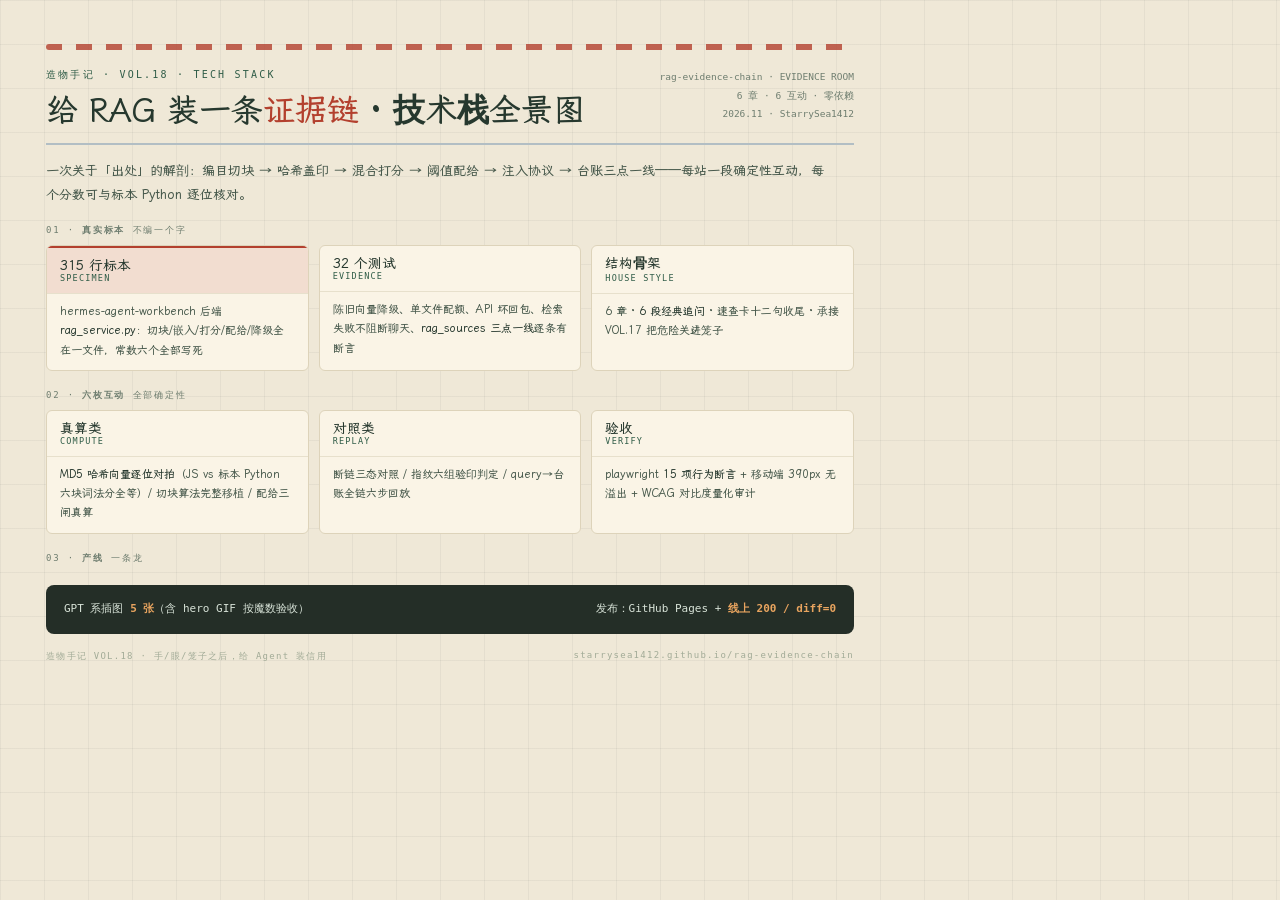
<file: docs/tech-stack.html>
<!DOCTYPE html>
<html lang="zh-CN">
<head>
<meta charset="utf-8"/>
<title>给 RAG 装一条证据链 · 技术栈全景图</title>
<style>
@font-face{font-family:"WenKai";src:url("../assets/wenkai-medium.woff2") format("woff2");font-weight:600 900;font-display:swap}
:root{
  --bg:#efe8d7;--surface:#faf4e6;--ink:#26382e;--ink2:#46584b;--muted:#6e7d6f;--faint:#a2ab97;
  --line:#ddd3ba;--line2:#e7e0cc;--navy:#2f5c47;--navy-soft:#e1ecdf;--orange:#b3402e;--orange-soft:#f2ddd0;
  --night:#242e27;--night-text:#d8e3d8;
  --mono:ui-monospace,Consolas,monospace;
}
*{box-sizing:border-box}html,body{margin:0;padding:0}
body{width:900px;background:var(--bg);color:var(--ink);font-family:"WenKai","Microsoft YaHei",sans-serif;padding:44px 46px 36px;
  background-image:linear-gradient(rgba(28,43,54,.05) 1px,transparent 1px),linear-gradient(90deg,rgba(28,43,54,.05) 1px,transparent 1px);background-size:44px 44px}
.hazard{height:6px;border-radius:3px;background:repeating-linear-gradient(90deg,var(--orange) 0 16px,transparent 16px 30px);opacity:.8;margin-bottom:18px}
.head{display:flex;justify-content:space-between;align-items:flex-start;gap:20px;border-bottom:2px solid #b2bec4;padding-bottom:14px}
.eyebrow{font-family:var(--mono);font-size:10px;letter-spacing:.22em;color:var(--navy);margin:0 0 9px}
h1{margin:0;font-size:32px;line-height:1.2;font-weight:800}h1 em{font-style:normal;color:var(--orange)}
.head .meta{text-align:right;font-family:var(--mono);font-size:9.5px;line-height:1.95;color:var(--muted);white-space:nowrap}
.dek{margin:14px 0 18px;font-size:13px;line-height:1.8;color:var(--ink2);max-width:780px}
.sect{font-family:var(--mono);font-size:9px;letter-spacing:.2em;color:var(--muted);margin:18px 0 8px}
.cards{display:grid;grid-template-columns:repeat(3,1fr);gap:10px}
.card{border:1px solid var(--line);border-radius:6px;background:var(--surface);overflow:hidden}
.card .ch{padding:9px 13px 7px;border-bottom:1px solid var(--line2);font-weight:800;font-size:13.5px}
.card .ch small{display:block;font-family:var(--mono);font-size:8.5px;letter-spacing:.14em;color:var(--navy);margin-bottom:3px;font-weight:400}
.card .cb{padding:8px 13px 10px;font-size:11px;line-height:1.75;color:var(--ink2)}
.card .cb b{color:var(--ink)}
.card.hl .ch{background:var(--orange-soft);border-top:2px solid var(--orange)}
.bar{margin:20px 0 0;border-radius:8px;background:var(--night);color:var(--night-text);padding:14px 18px;font-family:var(--mono);font-size:11px;line-height:1.9;display:flex;justify-content:space-between;gap:14px;flex-wrap:wrap}
.bar b{color:#e8a45f}
.foot{margin-top:16px;font-family:var(--mono);font-size:9px;letter-spacing:.14em;color:var(--faint);display:flex;justify-content:space-between}
</style>
</head>
<body>
<div class="hazard"></div>
<div class="head">
  <div><div class="eyebrow">造物手记 · VOL.18 · TECH STACK</div>
  <h1>给 RAG 装一条<em>证据链</em> · 技术栈全景图</h1></div>
  <div class="meta">rag-evidence-chain · EVIDENCE ROOM<br/>6 章 · 6 互动 · 零依赖<br/>2026.11 · StarrySea1412</div>
</div>
<div class="dek">一次关于「出处」的解剖：编目切块 → 哈希盖印 → 混合打分 → 阈值配给 → 注入协议 → 台账三点一线——每站一段确定性互动，每个分数可与标本 Python 逐位核对。</div>
<div class="sect">01 · <b>真实标本</b> 不编一个字</div>
<div class="cards">
  <div class="card hl"><div class="ch">315 行标本<small>SPECIMEN</small></div><div class="cb">hermes-agent-workbench 后端 <b>rag_service.py</b>：切块/嵌入/打分/配给/降级全在一文件，常数六个全部写死</div></div>
  <div class="card"><div class="ch">32 个测试<small>EVIDENCE</small></div><div class="cb">陈旧向量降级、单文件配额、API 坏回包、检索失败不阻断聊天、<b>rag_sources 三点一线</b>逐条有断言</div></div>
  <div class="card"><div class="ch">结构骨架<small>HOUSE STYLE</small></div><div class="cb">6 章 · <b>6 段经典追问</b> · 速查卡十二句收尾 · 承接 VOL.17 把危险关进笼子</div></div>
</div>
<div class="sect">02 · <b>六枚互动</b> 全部确定性</div>
<div class="cards">
  <div class="card"><div class="ch">真算类<small>COMPUTE</small></div><div class="cb"><b>MD5 哈希向量逐位对拍</b>（JS vs 标本 Python 六块词法分全等）/ 切块算法完整移植 / 配给三闸真算</div></div>
  <div class="card"><div class="ch">对照类<small>REPLAY</small></div><div class="cb">断链三态对照 / 指纹六组验印判定 / query→台账全链六步回放</div></div>
  <div class="card"><div class="ch">验收<small>VERIFY</small></div><div class="cb">playwright <b>15 项行为断言</b> + 移动端 390px 无溢出 + WCAG 对比度量化审计</div></div>
</div>
<div class="sect">03 · <b>产线</b> 一条龙</div>
<div class="bar">
  <span>GPT 系插图 <b>5 张</b>（含 hero GIF 按魔数验收）</span>
  <span>发布：GitHub Pages + <b>线上 200 / diff=0</b></span>
</div>
<div class="foot"><span>造物手记 VOL.18 · 手/眼/笼子之后，给 Agent 装信用</span><span>starrysea1412.github.io/rag-evidence-chain</span></div>
</body>
</html>
</file>
<file: assets/style.css>
@font-face{font-family:"WenKai";src:url("wenkai-medium.woff2") format("woff2");font-weight:300 900;font-style:normal;font-display:swap}
:root{
  --paper:#efe8d7;--paper-deep:#e5dcc5;--card:#faf4e6;--ink:#26382e;--ink-soft:#46584b;
  --muted:#6e7d6f;--faint:#a2ab97;--line:#ddd3ba;--line-strong:#b8af92;
  --steel:#2f5c47;--steel-soft:#e1ecdf;--orange:#b3402e;--orange-soft:#f2ddd0;
  --green:#4f8a5e;--green-soft:#e0eede;--red:#c25b4a;--red-soft:#f4e1dc;
  --brass:#8a6f2a;--brass-soft:#f0e8d2;--night:#242e27;--night-dim:#93a795;
  --mono:Consolas,"JetBrains Mono",monospace;
}
*{box-sizing:border-box}
html{scroll-behavior:smooth}
body{margin:0;background:var(--paper);color:var(--ink);font-family:WenKai,"Microsoft YaHei",sans-serif;font-size:17px;line-height:1.85;
  background-image:radial-gradient(circle at 1px 1px,rgba(38,56,46,.05) 1px,transparent 0);background-size:26px 26px}
.wrap{max-width:980px;margin:0 auto;padding:0 26px}
a{color:var(--steel)}
code{font-family:var(--mono);font-size:.86em;background:var(--card);border:1px solid var(--line);border-radius:6px;padding:1px 7px;white-space:nowrap}
.topbar{display:flex;justify-content:space-between;align-items:center;gap:12px;padding:14px 0;border-bottom:1.5px solid var(--line-strong);flex-wrap:wrap}
.brand{display:flex;align-items:center;gap:10px;font-weight:700;letter-spacing:1px}
.brand small{font-family:var(--mono);color:var(--orange);letter-spacing:2px;font-size:13px}
.edition{display:flex;gap:10px;align-items:center;font-family:var(--mono);font-size:11.5px;color:var(--muted);letter-spacing:1px;flex-wrap:wrap}
.pack{display:inline-flex;align-items:center;gap:7px}
.pack-dot{width:8px;height:8px;border-radius:50%;background:var(--orange);box-shadow:0 0 0 3px var(--orange-soft)}
.hero{padding:44px 0 30px}
.eyebrow{display:flex;gap:12px;align-items:baseline;font-family:var(--mono);font-size:11px;letter-spacing:2px;color:var(--muted);margin:0 0 14px}
.eyebrow b{color:var(--orange);font-weight:700}
h1{font-size:54px;line-height:1.14;margin:0;font-weight:900;letter-spacing:.01em}
h1 em{font-style:normal;color:var(--orange)}
h1 .sub{display:block;font-size:16.5px;line-height:1.75;font-weight:400;color:var(--ink-soft);margin-top:16px;max-width:820px}
.hero-meta{display:flex;gap:8px;flex-wrap:wrap;margin-top:22px}
.pill{font-family:var(--mono);font-size:11px;letter-spacing:.5px;color:var(--muted);border:1.5px solid var(--line-strong);border-radius:999px;padding:6px 13px;background:var(--card)}
.pill b{color:var(--ink)}
.fig{background:var(--card);border:1.5px solid var(--line-strong);border-radius:14px;padding:16px;margin:22px 0}
.fig-cap{font-family:var(--mono);font-size:10.5px;color:var(--muted);letter-spacing:1px;margin-top:8px}
.chapter{padding:46px 0 8px}
.ch-head{display:flex;gap:16px;align-items:baseline;border-top:2.5px solid var(--line-strong);padding-top:16px}
.ch-no{font-family:var(--mono);font-size:12px;letter-spacing:2px;color:var(--orange);white-space:nowrap;font-weight:700}
h2{font-size:29px;margin:0;font-weight:900;line-height:1.3}
.ch-lead{font-size:17px;color:var(--ink-soft);margin:16px 0 0;max-width:860px}
h3{font-size:21px;margin:34px 0 10px;font-weight:900}
h3 .h3n{font-family:var(--mono);font-size:13px;color:var(--steel);letter-spacing:1px;margin-right:10px;font-weight:700}
p{margin:10px 0}
.warn,.good,.bad{font-family:var(--mono);font-size:.82em;font-weight:700;padding:1px 6px;border-radius:5px}
.warn{background:var(--brass-soft);color:var(--brass)}.good{background:var(--green-soft);color:var(--green)}.bad{background:var(--red-soft);color:var(--red)}
.note{background:var(--steel-soft);border-left:4px solid var(--steel);border-radius:0 12px 12px 0;padding:13px 18px;margin:20px 0;font-size:15.5px}
.note b{color:var(--steel)}
.tbl-wrap{overflow-x:auto;margin:20px 0;border:1px solid var(--line-strong);border-radius:14px}
table.tbl{width:100%;border-collapse:collapse;background:var(--card);font-size:14.5px;min-width:640px}
.tbl th{background:var(--ink);color:#eef1ee;padding:10px 16px;text-align:left;font-weight:500;letter-spacing:1px;white-space:nowrap}
.tbl td{padding:10px 16px;border-top:1px solid var(--line);vertical-align:top}
.tbl td.k{font-weight:700;white-space:nowrap;color:var(--ink-soft)}
.term{background:var(--night);border-radius:12px;overflow:hidden;margin:16px 0;box-shadow:0 3px 14px rgba(42,52,56,.18)}
.term-head{display:flex;align-items:center;gap:7px;padding:9px 14px;background:rgba(255,255,255,.06);border-bottom:1px solid rgba(255,255,255,.06)}
.term-head .d{width:11px;height:11px;border-radius:50%}
.term-head .d1{background:#e8604f}.term-head .d2{background:#e2b93d}.term-head .d3{background:#5fb56f}
.term-head .tt{margin-left:8px;font-family:var(--mono);font-size:11.5px;color:var(--night-dim);letter-spacing:1px}
.term pre{margin:0;padding:14px 18px;font-family:var(--mono);font-size:13px;line-height:1.75;color:#d8e3e8;overflow-x:auto;white-space:pre-wrap}
.term pre .c{color:var(--night-dim)}.term pre .p{color:#e88f4f;font-weight:700}.term pre .ok{color:#7fd3a2}.term pre .e{color:#e89085;font-weight:700}.term pre .k{color:#8fb8d8}.term pre .s{color:#c9b98a}
 .demo{background:var(--card);border:2px solid var(--line-strong);border-radius:16px;margin:30px 0;overflow:hidden;box-shadow:6px 6px 0 rgba(42,52,56,.14)}
.demo-head{display:flex;align-items:center;gap:12px;padding:12px 20px;background:var(--paper-deep);border-bottom:1.5px solid var(--line-strong);flex-wrap:wrap}
.demo-tag{font-family:var(--mono);font-size:11px;font-weight:700;letter-spacing:1px;color:#fff;background:var(--orange);border-radius:999px;padding:4px 13px}
.demo-title{font-weight:900;font-size:16.5px}
.demo-hint{margin-left:auto;font-family:var(--mono);font-size:11.5px;color:var(--muted);letter-spacing:.5px}
.demo-body{padding:18px 20px}
.demo-foot{border-top:1.5px dashed var(--line-strong);padding:11px 20px;font-size:13px;color:var(--muted);background:var(--paper)}
.btn-row{display:flex;gap:9px;flex-wrap:wrap;align-items:center;margin-top:12px}
.btn{font-family:var(--mono);font-size:13.5px;font-weight:700;letter-spacing:.5px;border:1.5px solid var(--line-strong);background:var(--card);color:var(--ink);border-radius:10px;padding:8px 16px;cursor:pointer;transition:.15s}
.btn:hover:not(:disabled){transform:translateY(-1px);border-color:var(--ink)}
.btn.primary{background:var(--orange);border-color:var(--orange);color:#fff}
.btn.primary:hover{background:#b87c17}
.btn.ghost{background:transparent}
.btn:disabled{opacity:.4;cursor:not-allowed;transform:none}
.chip{font-family:var(--mono);font-size:12.5px;border:1.5px solid var(--line-strong);border-radius:999px;padding:5px 14px;cursor:pointer;user-select:none;background:var(--card);color:var(--ink-soft)}
.chip.on{background:var(--steel);color:#fff;border-color:var(--steel)}
.readout{display:grid;grid-template-columns:repeat(auto-fit,minmax(150px,1fr));gap:10px;margin-top:14px}
.rd{background:var(--paper-deep);border:1px solid var(--line);border-radius:10px;padding:8px 13px;font-size:12px;color:var(--muted)}
.rd b{display:block;font-family:var(--mono);font-size:16px;color:var(--ink);margin-top:2px;font-weight:700}
.rd b.hot{color:#96650e}.rd b.okc{color:var(--green)}.rd b.badc{color:var(--red)}
.meridian{text-align:center;color:var(--faint);font-family:var(--mono);font-size:11px;letter-spacing:3px;margin:38px 0 6px}
.finale{background:var(--night);color:#d8e3e8;border-radius:18px;padding:34px 38px;margin:46px 0 20px;position:relative}
.finale h2{color:#f0e6c8;font-size:26px}
.finale p{color:#b8c6cd;font-size:15.5px}
.finale .beacon{position:absolute;right:26px;top:22px;font-family:var(--mono);font-size:13px;color:var(--brass);letter-spacing:3px}
.site-foot{display:flex;justify-content:space-between;gap:14px;flex-wrap:wrap;border-top:1.5px solid var(--line-strong);margin-top:34px;padding:18px 0 44px;font-family:var(--mono);font-size:11px;color:var(--faint);letter-spacing:.8px}
.cheat{display:grid;grid-template-columns:1fr 1fr;gap:10px;margin-top:18px}
.cheat .cc{border:2px solid var(--line-strong);border-radius:12px;background:var(--card);padding:12px 15px;box-shadow:3px 3px 0 rgba(42,52,56,.14);color:var(--ink);font-size:14.5px;line-height:1.7}
.cheat .cc b{color:var(--orange);font-family:var(--mono)}
@media (max-width:820px){
  h1{font-size:36px}.hero-grid{grid-template-columns:1fr}
  .cheat{grid-template-columns:1fr}
  body{font-size:16px}
}

/* ===== VOL.16 cockpit demo additions ===== */
.evt-log{font-family:var(--mono);font-size:12px;line-height:1.9;color:var(--ink-soft);max-height:250px;overflow-y:auto}
.evt-log .ln{padding:2px 8px;border-left:2px solid var(--line);margin:1px 0;background:rgba(42,52,56,.03)}
.evt-log .ln b{color:var(--steel);font-weight:700}
.evt-log .ln.warn b{color:var(--orange)}
.evt-log .ln.err b{color:var(--red)}
.evt-log .ln.ok b{color:var(--green)}
.evt-log .ts{color:var(--faint);margin-right:8px}
.lamp{font-family:var(--mono);font-size:12px;border:1.5px solid var(--line-strong);border-radius:999px;padding:5px 13px;color:var(--muted);background:var(--paper-deep);user-select:none}
.lamp.on{background:var(--green);border-color:var(--green);color:#fff;font-weight:700}
.lamp.mid{background:var(--orange);border-color:var(--orange);color:#fff;font-weight:700}
.lamp.end{background:var(--red);border-color:var(--red);color:#fff;font-weight:700}
.bubble{max-width:88%;padding:9px 14px;border-radius:12px;line-height:1.7;font-size:14px}
.bubble.user{align-self:flex-end;background:var(--steel);color:#fff;border-bottom-right-radius:4px}
.bubble.bot{align-self:flex-start;background:var(--paper-deep);border:1px solid var(--line-strong);color:var(--ink);border-bottom-left-radius:4px}
.bubble .sig{display:block;font-family:var(--mono);font-size:10px;color:var(--faint);margin-top:6px;letter-spacing:1px}
.mono-note{font-family:var(--mono)}
input[type=range]{-webkit-appearance:none;height:6px;border-radius:4px;background:var(--line-strong);outline:none}
input[type=range]::-webkit-slider-thumb{-webkit-appearance:none;width:18px;height:18px;border-radius:50%;background:var(--orange);cursor:pointer;border:3px solid var(--card)}
@media (max-width:820px){
  #d1-grid,#d5-body-grid,#d2-grid{grid-template-columns:1fr!important}
}

/* ===== VOL.17 sandbox theme signature ===== */
.hazard{height:7px;border-radius:4px;margin:0 0 18px;background:repeating-linear-gradient(90deg,var(--orange) 0 16px,transparent 16px 30px);opacity:.55}
.hazard.thin{height:5px;margin:26px 0 0}
.finale{border-top:8px solid transparent}
.gate-card{border:1.5px solid var(--line-strong);border-radius:12px;padding:10px 14px;background:var(--card);font-size:13.5px}
.gate-card b{font-family:var(--mono);font-size:12px;letter-spacing:1px}
.verdict{font-family:var(--mono);font-size:11px;font-weight:700;border-radius:999px;padding:3px 11px;white-space:nowrap}
.verdict.block{background:var(--red-soft);color:var(--red)}
.verdict.cap{background:var(--orange-soft);color:var(--brass)}
.verdict.allow{background:var(--green-soft);color:var(--green)}
.verdict.disclaim{background:var(--steel-soft);color:var(--steel)}
.wl-key{font-family:var(--mono);font-size:12px;border:1.5px solid var(--green);color:var(--green);border-radius:8px;padding:3px 10px;background:var(--green-soft)}
.wl-key.off{border-color:var(--line-strong);color:var(--faint);background:var(--paper-deep);text-decoration:line-through}
code{white-space:pre-wrap}
@media (max-width:820px){
  #d1-grid,#d5-grid,#d2-grid{grid-template-columns:1fr!important}
}
@media (max-width:420px){code{white-space:normal;overflow-wrap:anywhere}}
</file>
